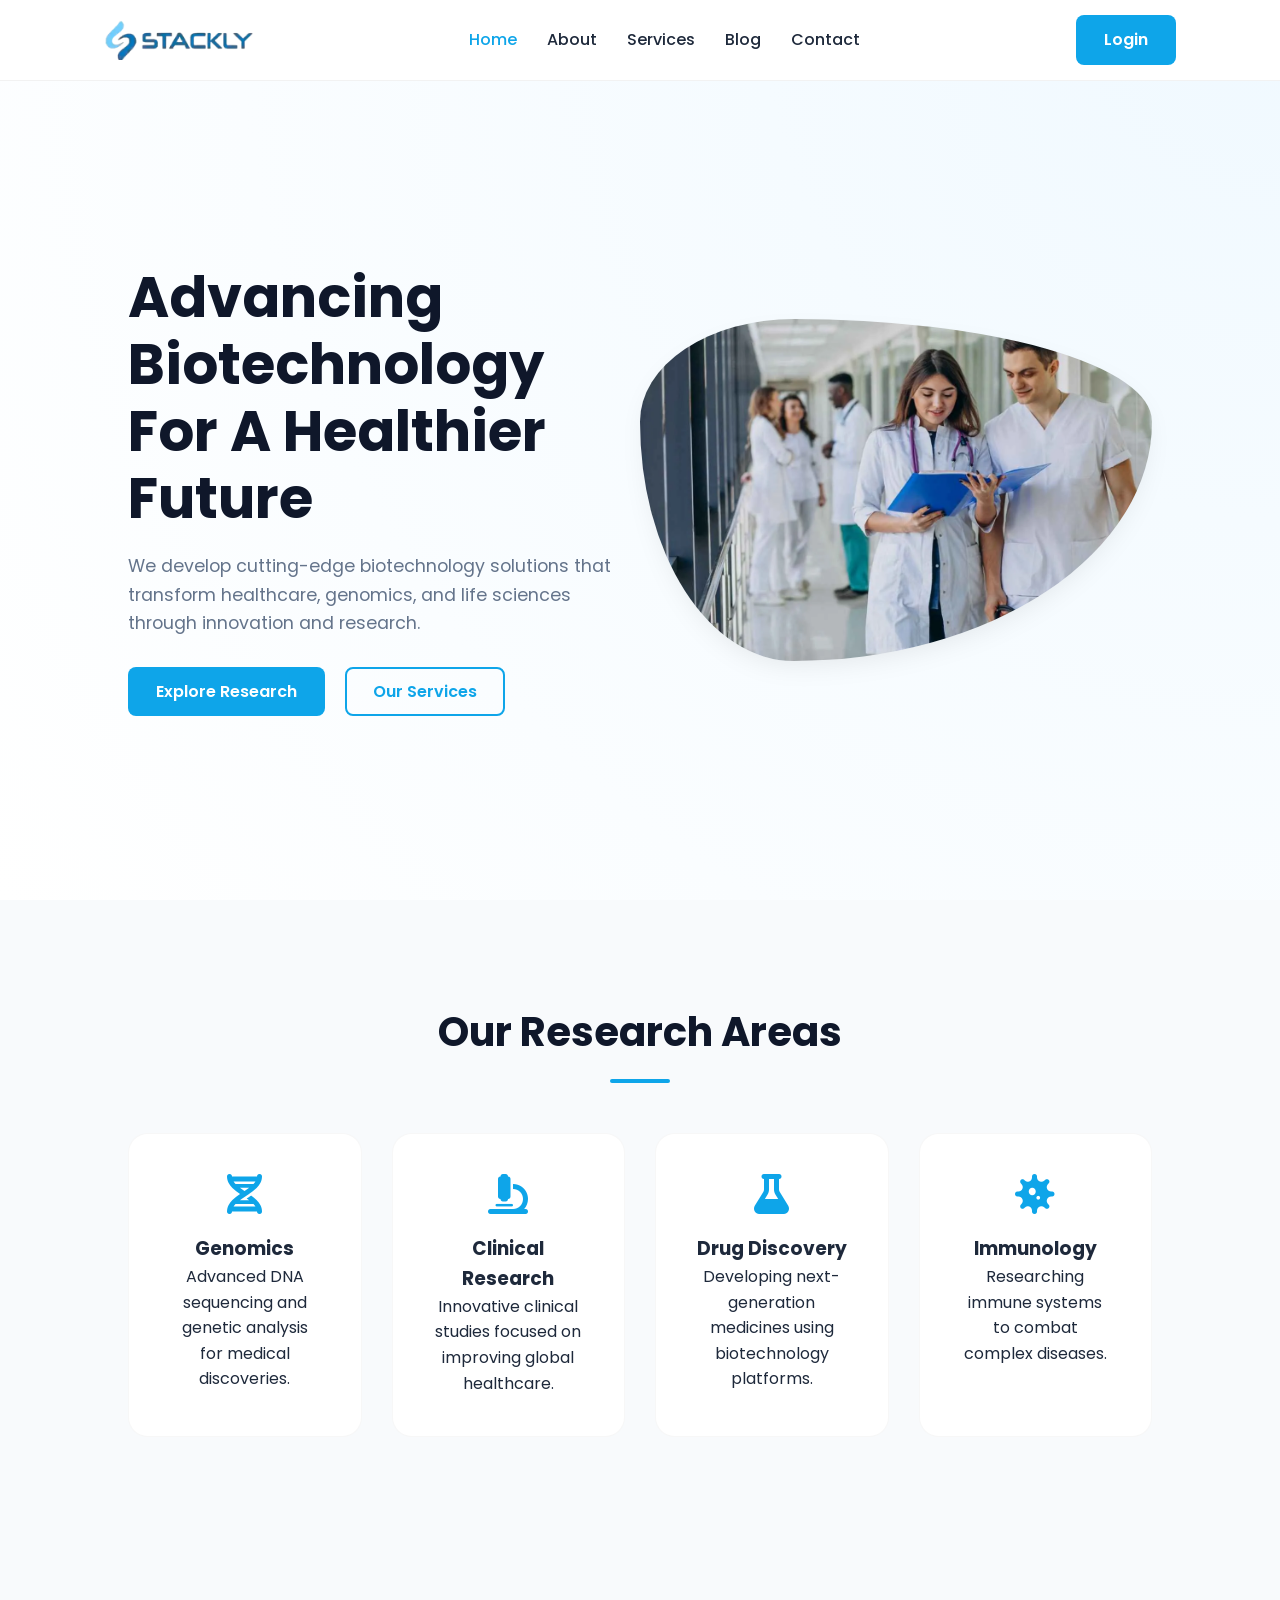
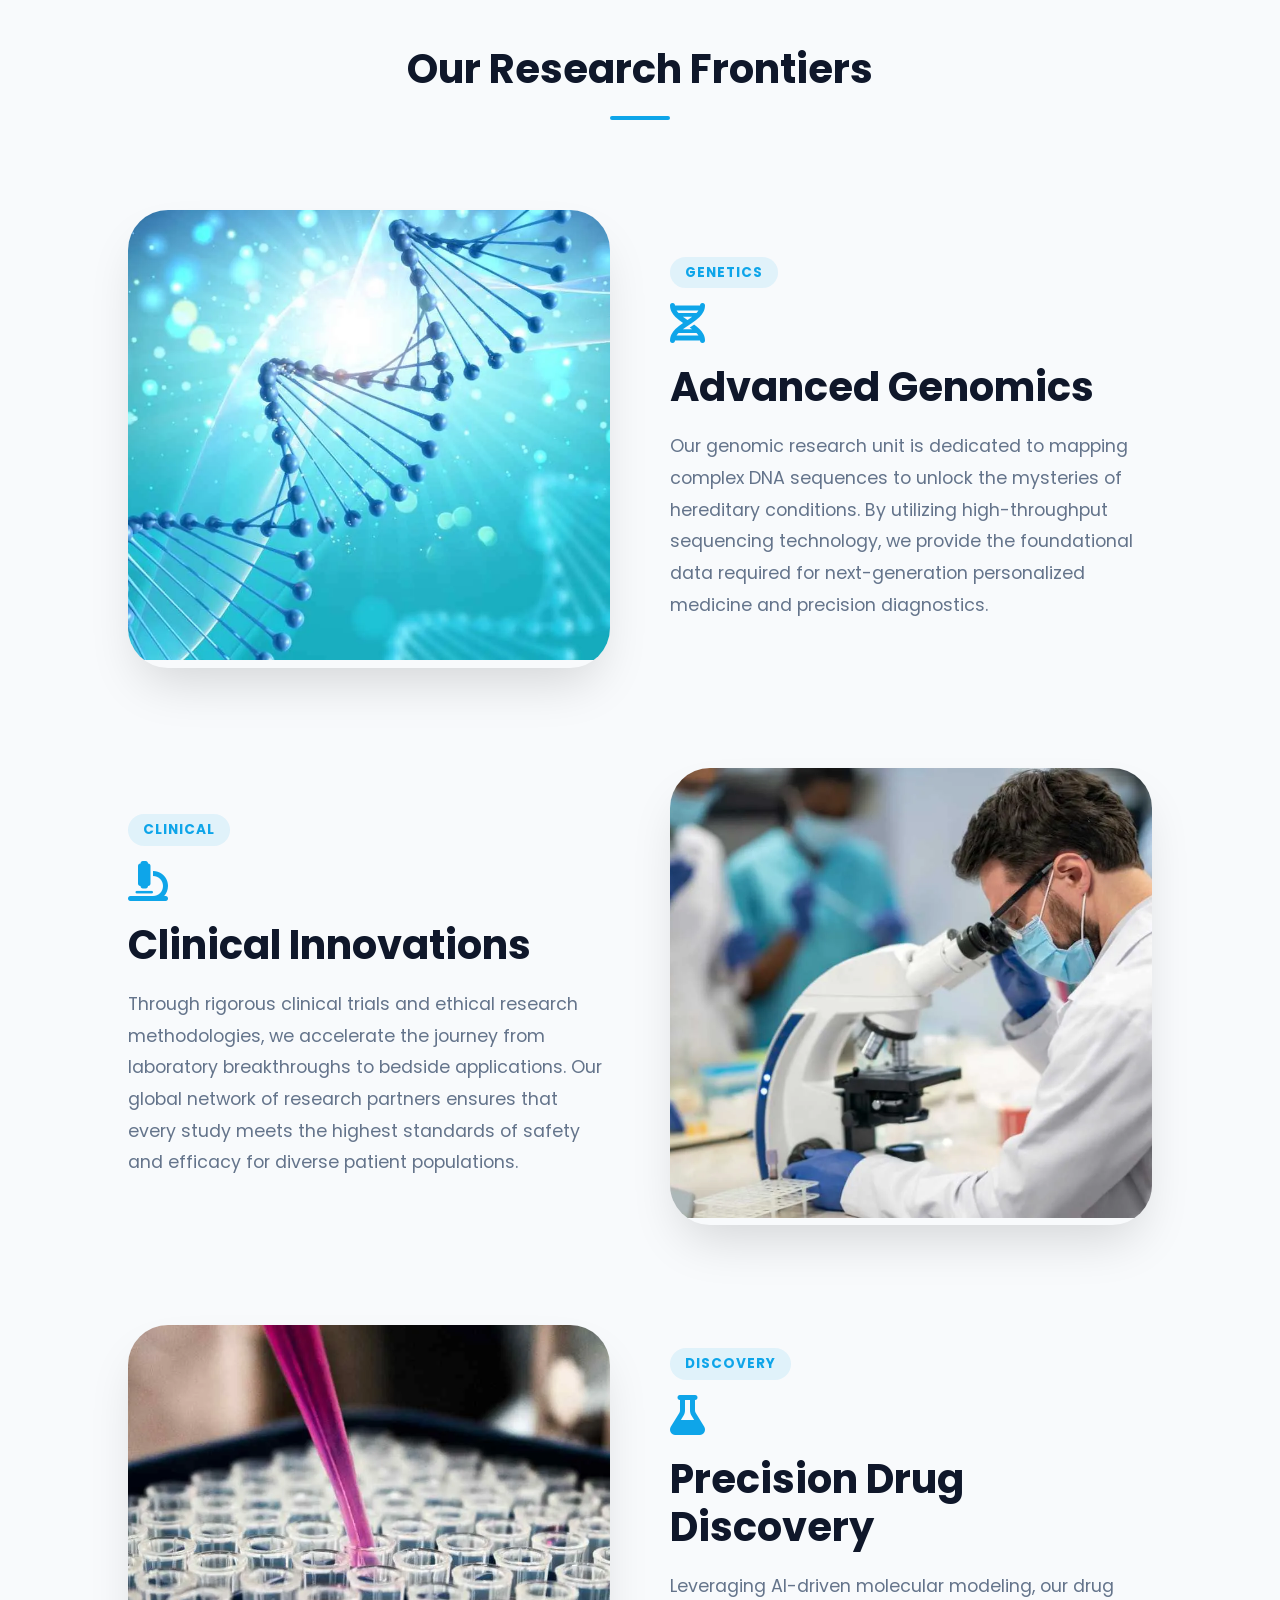
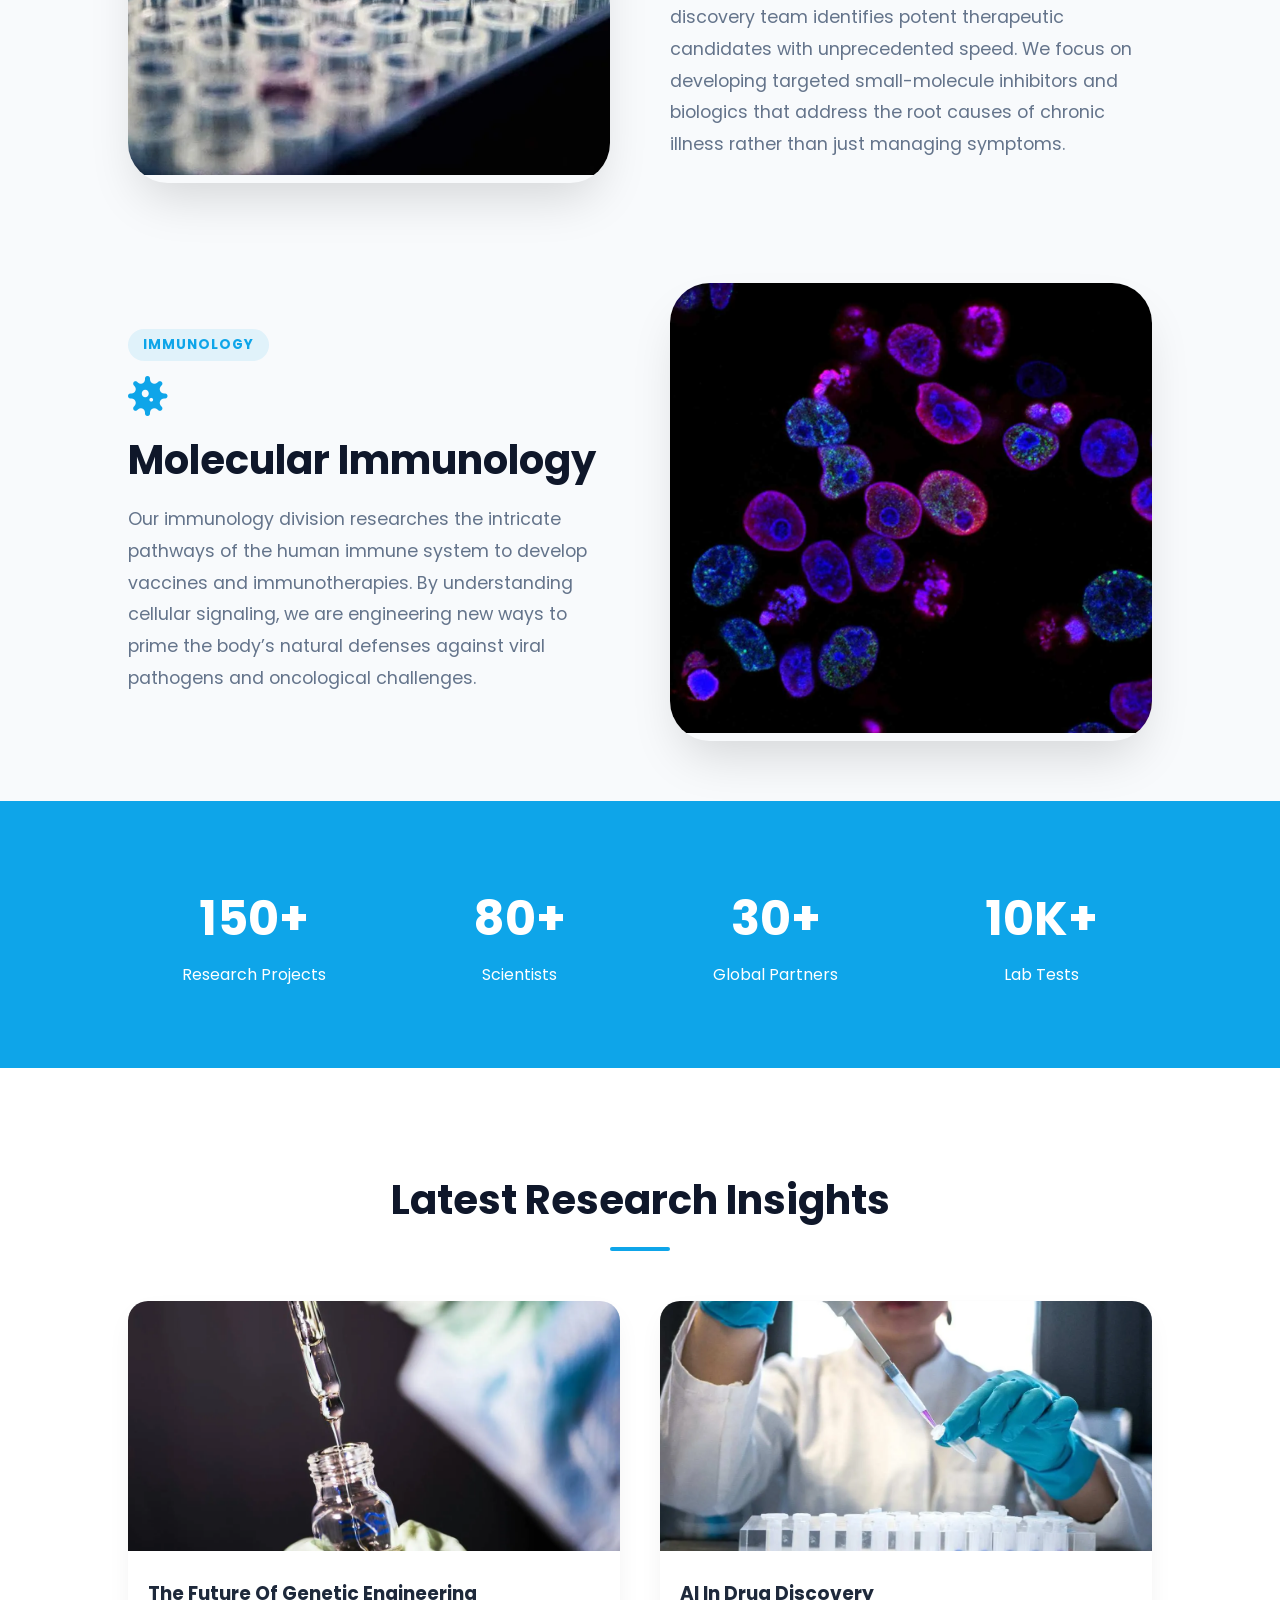
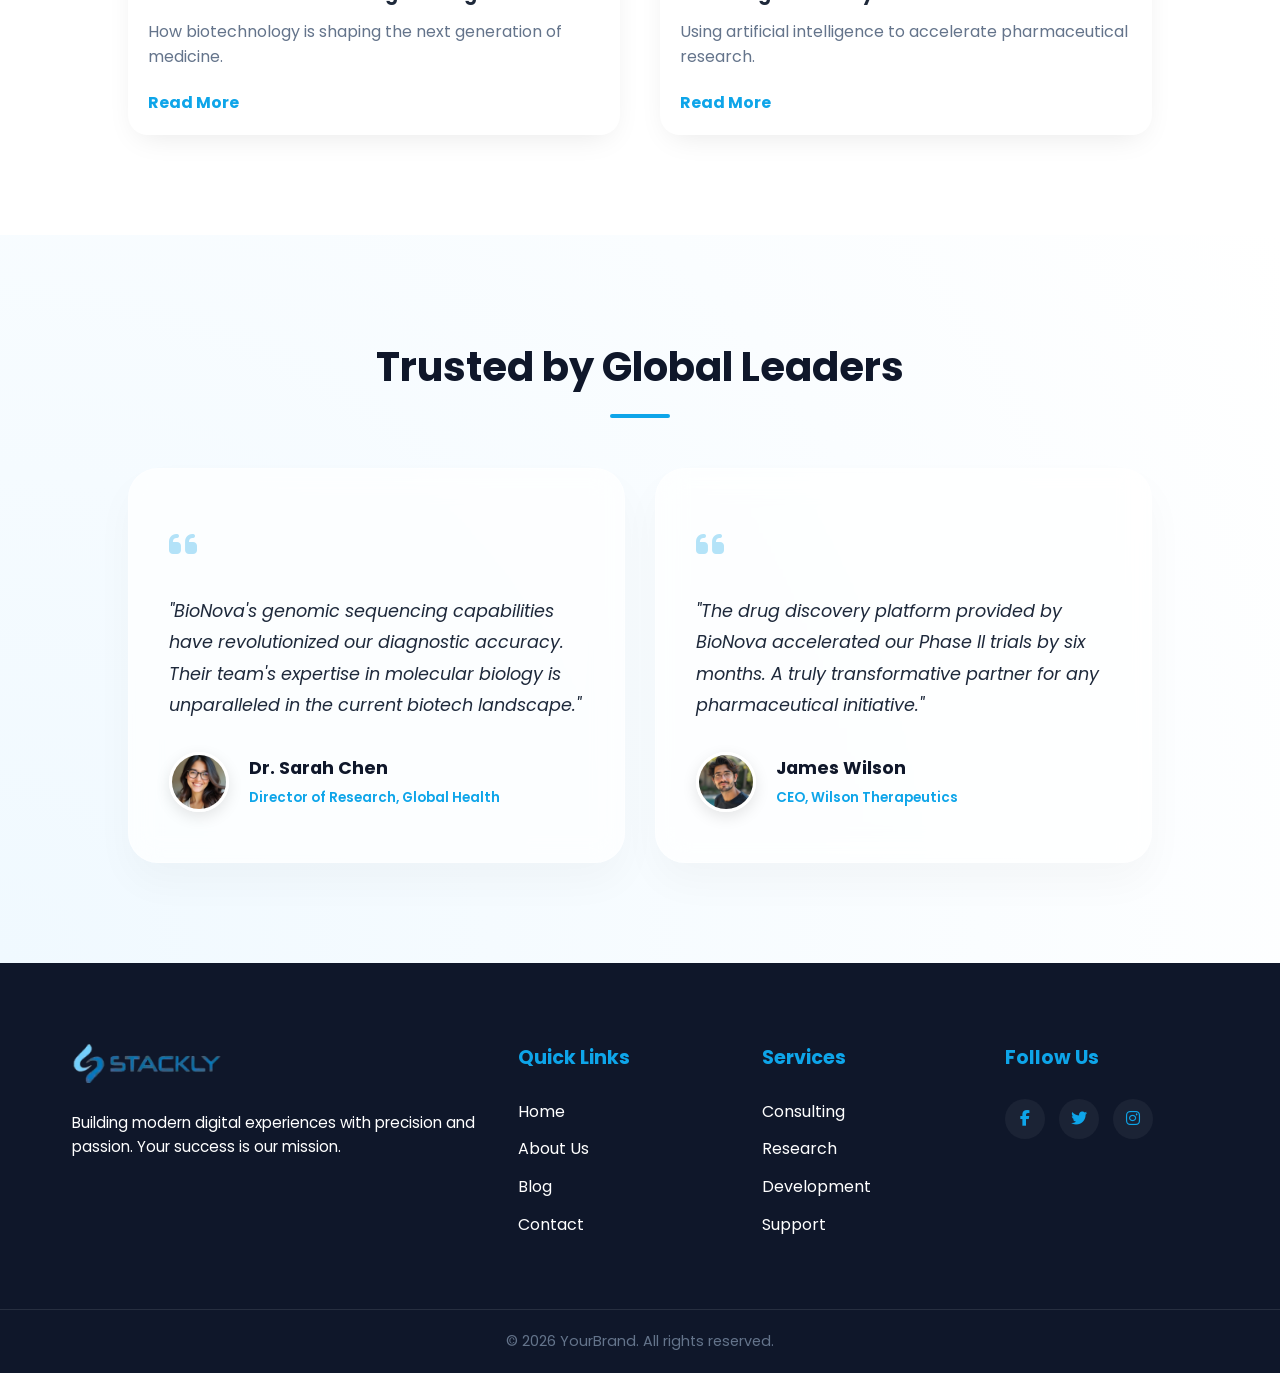
<file: index.html>
<!DOCTYPE html>
<html lang="en">
<head>
<meta charset="UTF-8">
<meta name="viewport" content="width=device-width, initial-scale=1.0">

<title>Stackly | Home</title>

<link rel="stylesheet" href="style.css">

<link rel="stylesheet"
href="https://cdnjs.cloudflare.com/ajax/libs/font-awesome/6.5.0/css/all.min.css">

<link href="https://fonts.googleapis.com/css2?family=Poppins:wght@300;400;500;600;700&display=swap" rel="stylesheet">

</head>

<body>

<!-- NAVBAR -->

<header class="navbar">

<div class="nav-container">

    <!-- LOGO -->
    <div class="logo">
        <a href="index.html">
            <img src="assets/logo.webp" alt="Logo">
        </a>
    </div>

    <!-- NAV -->
    <nav>
        <ul class="nav-menu" id="navMenu">
            <li><a href="index.html">Home</a></li>
            <li><a href="about.html">About</a></li>
            <li><a href="services.html">Services</a></li>
            <li><a href="blog.html">Blog</a></li>
            <li><a href="contact.html">Contact</a></li>

            <!-- MOBILE LOGIN -->
            <li class="mobile-login">
                <a href="login.html" class="btn-primary">Login</a>
            </li>
        </ul>
    </nav>

    <a href="login.html" class="btn-primary desktop-login">Login</a>

  
    <div class="nav-toggle" id="navToggle">
        <span></span>
        <span></span>
        <span></span>
    </div>

</div>

</header>

<!-- HERO SECTION -->

<section class="hero">

<div class="hero-content">

<h1>Advancing Biotechnology For A Healthier Future</h1>

<p>
We develop cutting-edge biotechnology solutions that transform healthcare,
genomics, and life sciences through innovation and research.
</p>

<div class="hero-buttons">

<a href="blog.html" class="btn-primary">Explore Research</a>

<a href="services.html" class="btn-outline">Our Services</a>

</div>

</div>

<div class="hero-image">

<img src="assets/lab2.webp" alt="biotech lab">

</div>

</section>

<!-- RESEARCH AREAS -->

<section class="research">

<h2 class="section-title">Our Research Areas</h2>

<div class="research-grid">

<div class="research-card">
<i class="fa-solid fa-dna"></i>
<h3>Genomics</h3>
<p>Advanced DNA sequencing and genetic analysis for medical discoveries.</p>
</div>

<div class="research-card">
<i class="fa-solid fa-microscope"></i>
<h3>Clinical Research</h3>
<p>Innovative clinical studies focused on improving global healthcare.</p>
</div>

<div class="research-card">
<i class="fa-solid fa-flask"></i>
<h3>Drug Discovery</h3>
<p>Developing next-generation medicines using biotechnology platforms.</p>
</div>

<div class="research-card">
<i class="fa-solid fa-virus"></i>
<h3>Immunology</h3>
<p>Researching immune systems to combat complex diseases.</p>
</div>

</div>

</section>

<!-- SERVICES -->


<section class="biotech-research">
    <h2 class="section-title">Our Research Frontiers</h2>
    <div class="biotech-container">

        <div class="biotech-card">
            <div class="biotech-img-wrapper">
                <img src="assets/dna.webp" alt="Genomics">
            </div>
            <div class="biotech-info">
                <span class="biotech-tag">Genetics</span>
                <i class="fa-solid fa-dna"></i>
                <h3>Advanced Genomics</h3>
                <p>
                    Our genomic research unit is dedicated to mapping complex DNA sequences to unlock the mysteries of hereditary conditions. By utilizing high-throughput sequencing technology, we provide the foundational data required for next-generation personalized medicine and precision diagnostics.
                </p>
            </div>
        </div>

        <div class="biotech-card">
            <div class="biotech-img-wrapper">
                <img src="assets/lab5.webp" alt="Clinical">
            </div>
            <div class="biotech-info">
                <span class="biotech-tag">Clinical</span>
                <i class="fa-solid fa-microscope"></i>
                <h3>Clinical Innovations</h3>
                <p>
                    Through rigorous clinical trials and ethical research methodologies, we accelerate the journey from laboratory breakthroughs to bedside applications. Our global network of research partners ensures that every study meets the highest standards of safety and efficacy for diverse patient populations.
                </p>
            </div>
        </div>

        <div class="biotech-card">
            <div class="biotech-img-wrapper">
                <img src="assets/test-tubes3.webp" alt="Drug Discovery">
            </div>
            <div class="biotech-info">
                <span class="biotech-tag">Discovery</span>
                <i class="fa-solid fa-flask"></i>
                <h3>Precision Drug Discovery</h3>
                <p>
                    Leveraging AI-driven molecular modeling, our drug discovery team identifies potent therapeutic candidates with unprecedented speed. We focus on developing targeted small-molecule inhibitors and biologics that address the root causes of chronic illness rather than just managing symptoms.
                </p>
            </div>
        </div>

        <div class="biotech-card">
            <div class="biotech-img-wrapper">
                <img src="assets/cell2.webp" alt="Immunology">
            </div>
            <div class="biotech-info">
                <span class="biotech-tag">Immunology</span>
                <i class="fa-solid fa-virus"></i>
                <h3>Molecular Immunology</h3>
                <p>
                    Our immunology division researches the intricate pathways of the human immune system to develop vaccines and immunotherapies. By understanding cellular signaling, we are engineering new ways to prime the body’s natural defenses against viral pathogens and oncological challenges.
                </p>
            </div>
        </div>

    </div>
</section>



<!-- STATS -->

<section class="stats">

<div class="stats-grid">

<div>
<h2>150+</h2>
<p>Research Projects</p>
</div>

<div>
<h2>80+</h2>
<p>Scientists</p>
</div>

<div>
<h2>30+</h2>
<p>Global Partners</p>
</div>

<div>
<h2>10K+</h2>
<p>Lab Tests</p>
</div>

</div>

</section>

<!-- BLOG -->

<section class="blog">

<h2 class="section-title">Latest Research Insights</h2>

<div class="blog-grid">

<div class="blog-card">

<img src="assets/test-tube.webp">

<h3>The Future Of Genetic Engineering</h3>

<p>How biotechnology is shaping the next generation of medicine.</p>

<a href="404.html">Read More</a>

</div>

<div class="blog-card">

<img src="assets/test-tubes2.webp">

<h3>AI In Drug Discovery</h3>

<p>Using artificial intelligence to accelerate pharmaceutical research.</p>

<a href="404.html">Read More</a>

</div>

</div>

</section>

<section class="biotech-testimonials">
    <div class="container">
        <h2 class="section-title">Trusted by Global Leaders</h2>

        <div class="biotech-testimonial-grid">
            <div class="biotech-testimonial-card biotech-reveal">
                <div class="quote-icon"><i class="fa-solid fa-quote-left"></i></div>
                <p class="testimonial-text">
                    "BioNova's genomic sequencing capabilities have revolutionized our diagnostic accuracy. Their team's expertise in molecular biology is unparalleled in the current biotech landscape."
                </p>
                <div class="testimonial-author">
                    <img src="assets/uifaces-popular-avatar (3).webp" alt="Dr. Sarah Chen">
                    <div class="author-info">
                        <h4>Dr. Sarah Chen</h4>
                        <span>Director of Research, Global Health</span>
                    </div>
                </div>
            </div>

            <div class="biotech-testimonial-card biotech-reveal">
                <div class="quote-icon"><i class="fa-solid fa-quote-left"></i></div>
                <p class="testimonial-text">
                    "The drug discovery platform provided by BioNova accelerated our Phase II trials by six months. A truly transformative partner for any pharmaceutical initiative."
                </p>
                <div class="testimonial-author">
                    <img src="assets/uifaces-popular-avatar (4).webp" alt="James Wilson">
                    <div class="author-info">
                        <h4>James Wilson</h4>
                        <span>CEO, Wilson Therapeutics</span>
                    </div>
                </div>
            </div>
        </div>
    </div>
</section>
<!-- CALL TO ACTION -->



<!-- FOOTER -->

<footer class="footer">
    <div class="footer-container">
        <div class="footer-col">
            <img src="assets/logo.webp" alt="Logo" class="footer-logo">
            <p class="footer-desc">
                Building modern digital experiences with precision and passion. Your success is our mission.
            </p>
        </div>

        <div class="footer-col">
            <h4>Quick Links</h4>
            <ul>
                <li><a href="index.html">Home</a></li>
                <li><a href="about.html">About Us</a></li>
                <li><a href="blog.html">Blog</a></li>
                <li><a href="contact.html">Contact</a></li>
            </ul>
        </div>

        <div class="footer-col">
            <h4>Services</h4>
            <ul>
                <li><a href="404.html">Consulting</a></li>
                <li><a href="404.html">Research</a></li>
                <li><a href="404.html">Development</a></li>
                <li><a href="404.html">Support</a></li>
            </ul>
        </div>

        <div class="footer-col">
            <h4>Follow Us</h4>
            <div class="social-links">
                <a href="404.html"><i class="fab fa-facebook-f"></i></a>
                <a href="404.html"><i class="fab fa-twitter"></i></a>
                <a href="404.html"><i class="fab fa-instagram"></i></a>
            
            </div>
            
        </div>
    </div>
    <div class="footer-bottom">
        <p>&copy; 2026 YourBrand. All rights reserved.</p>
    </div>
</footer>

<script src="script.js"></script>
</body>

</html>
</file>
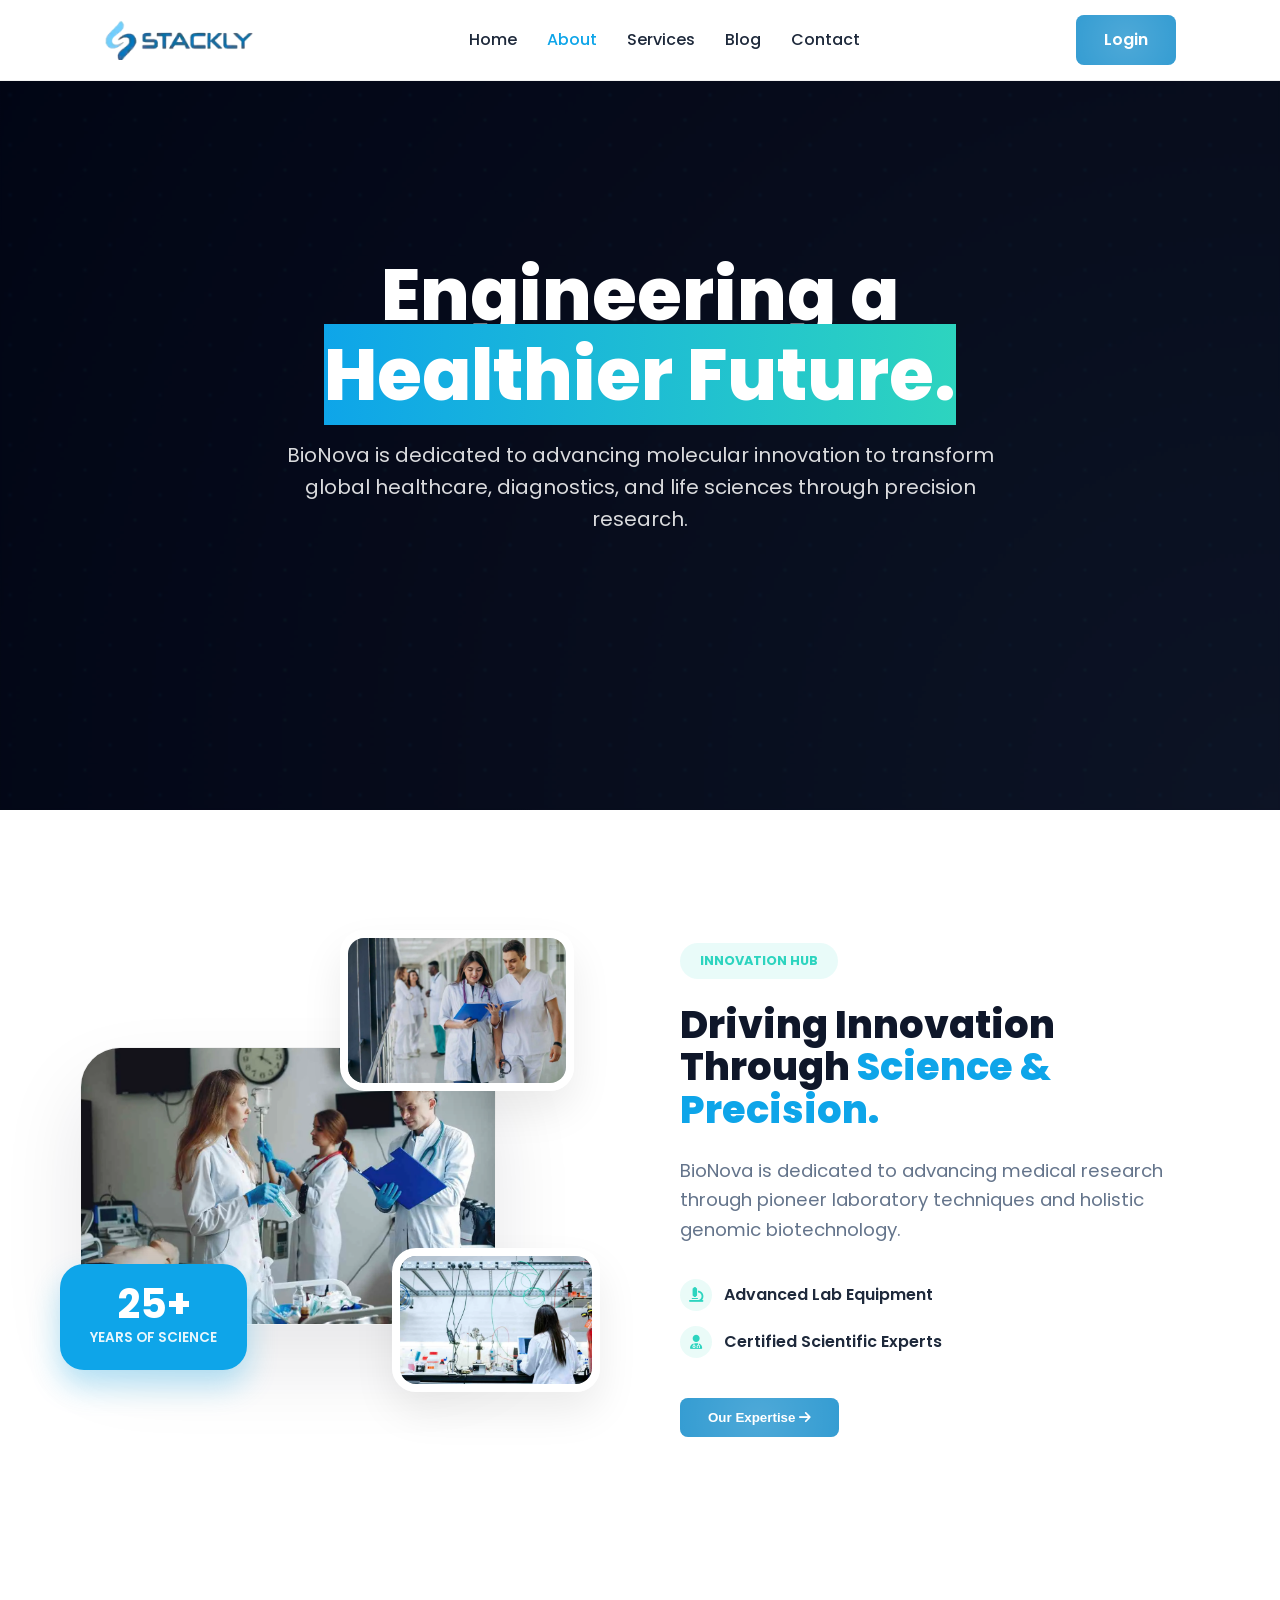
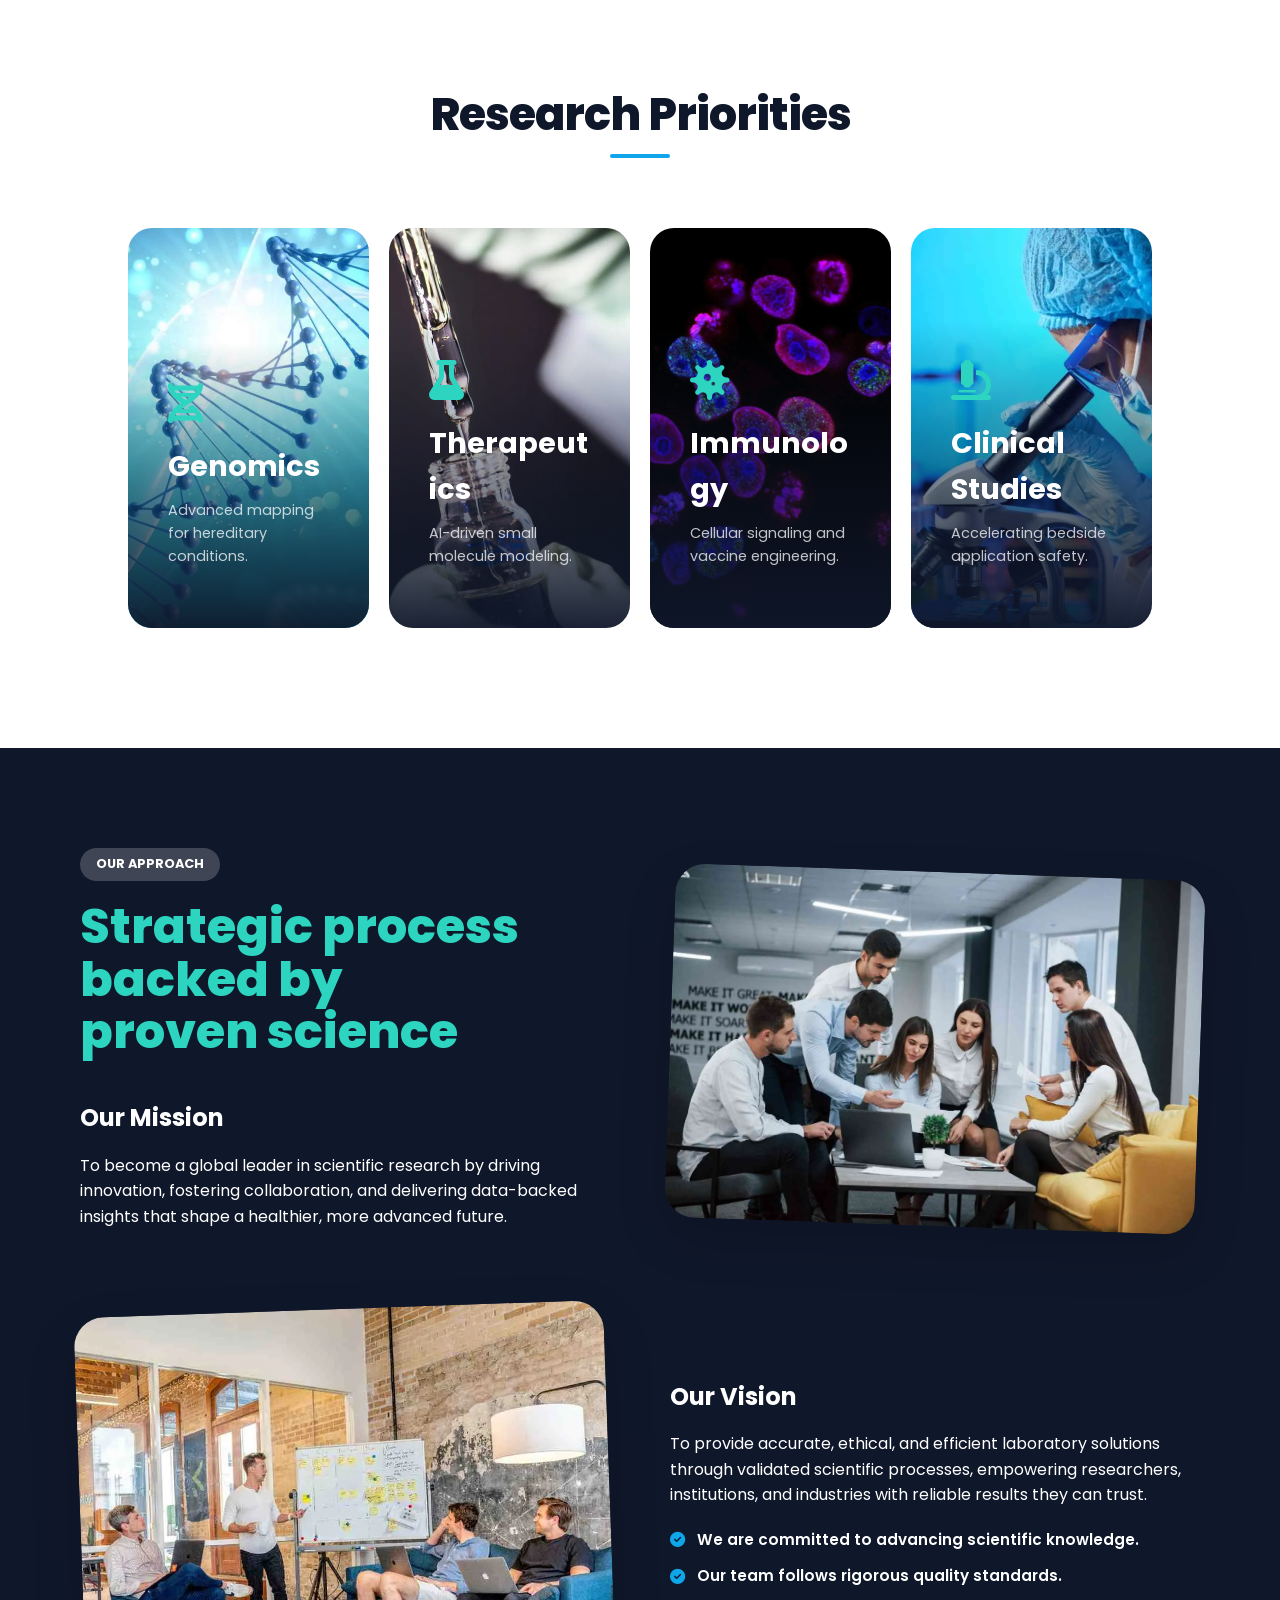
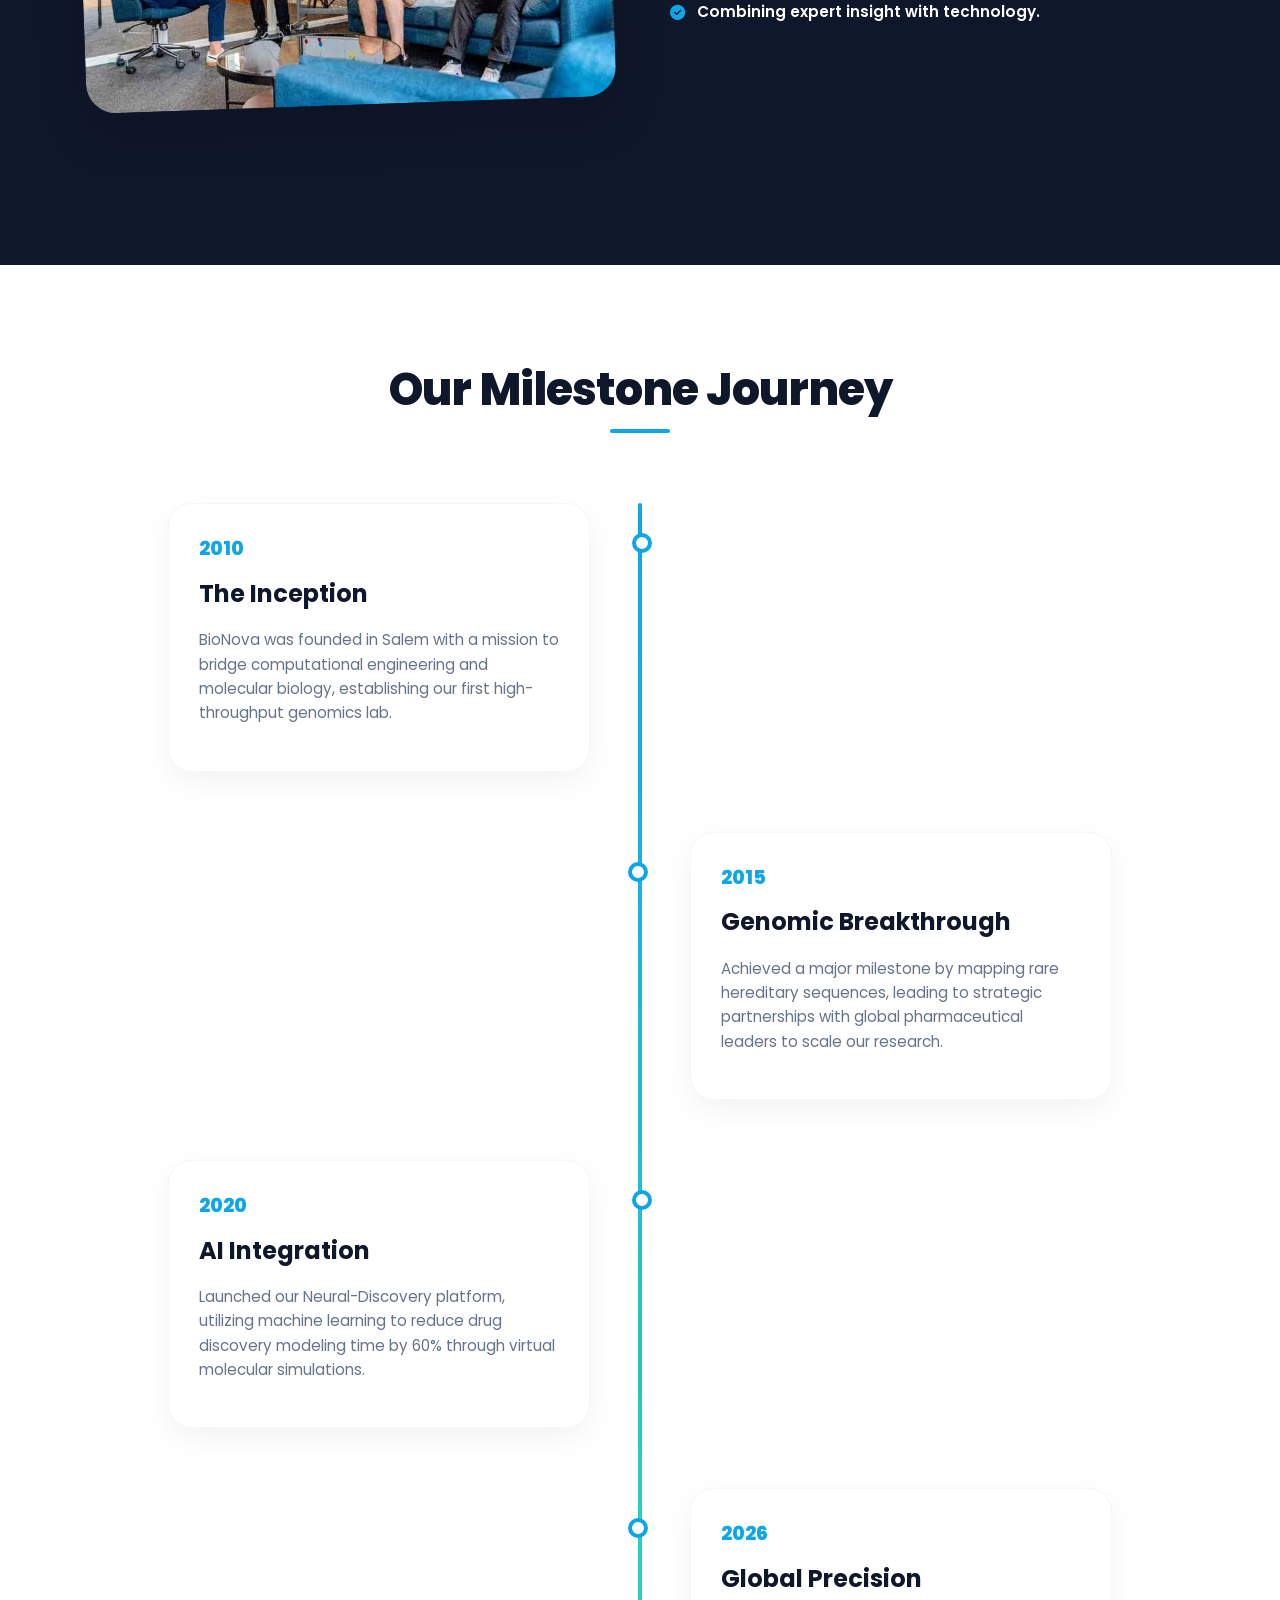
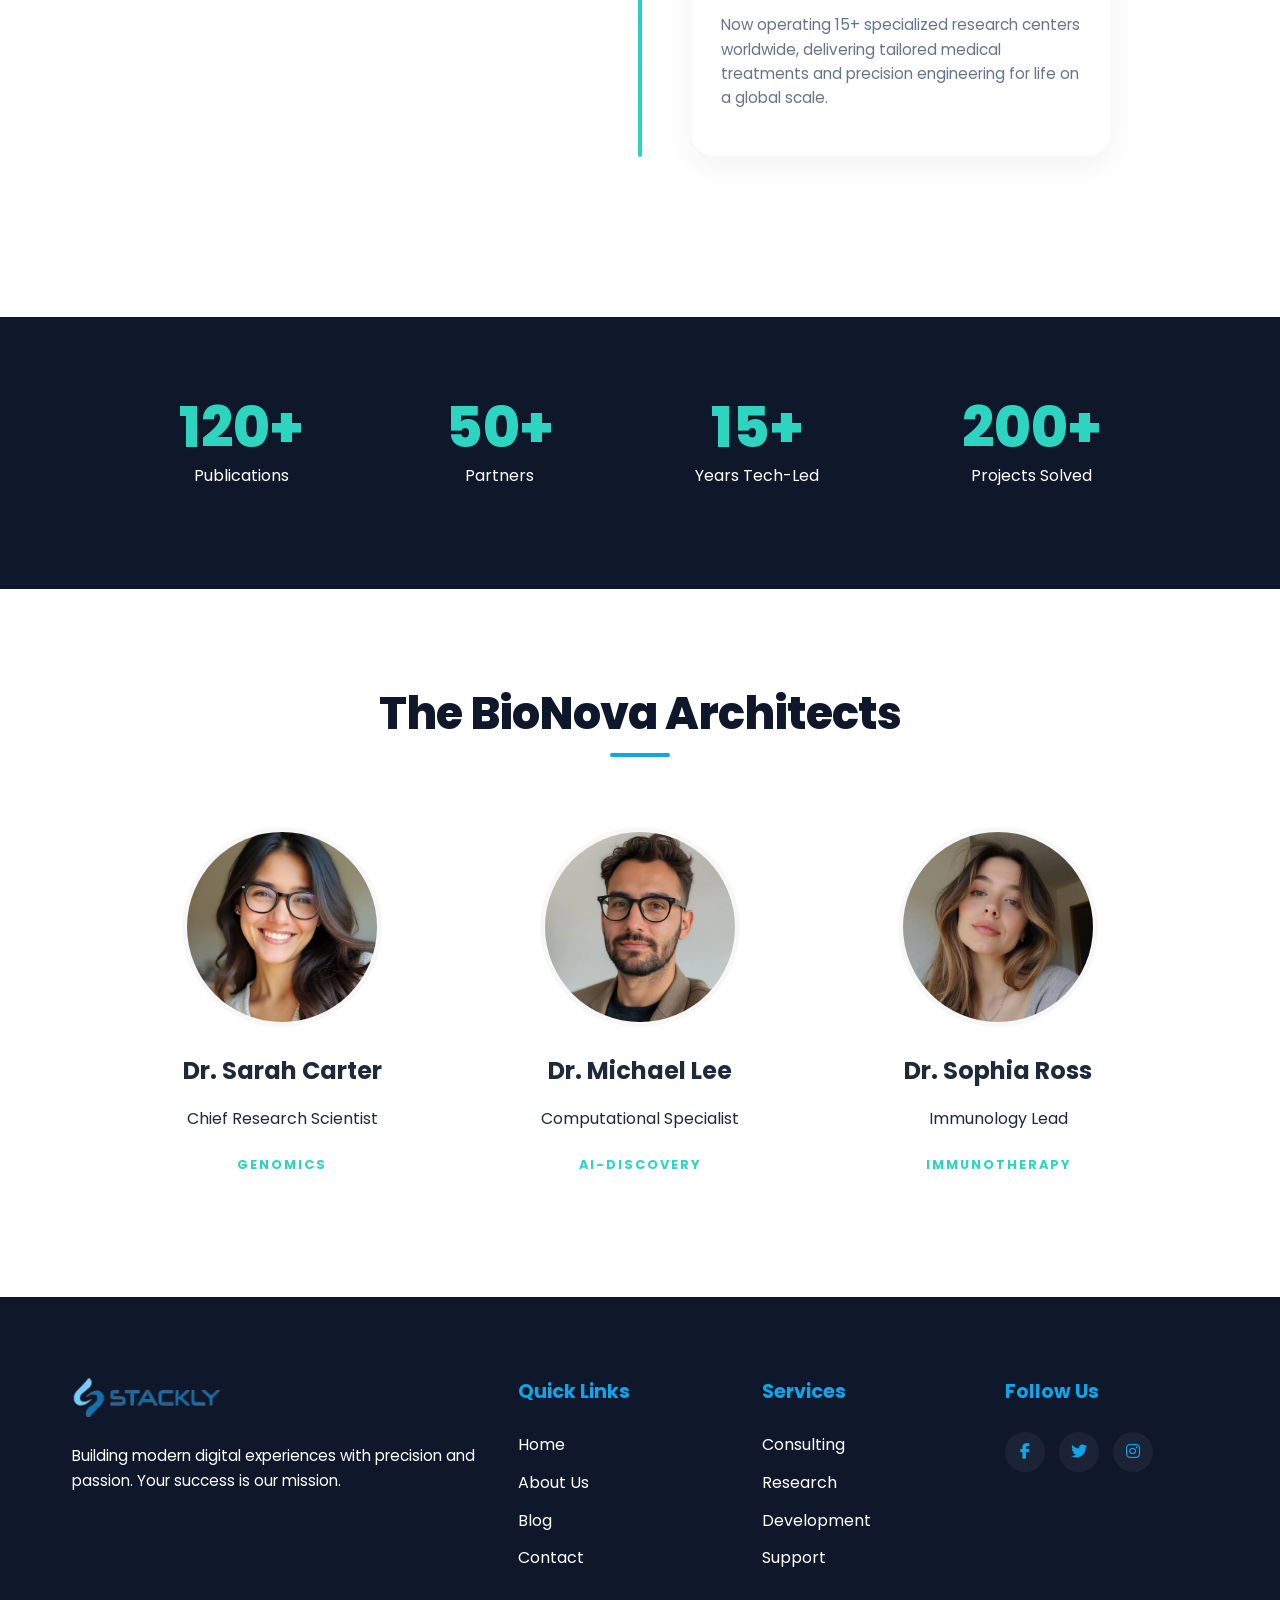
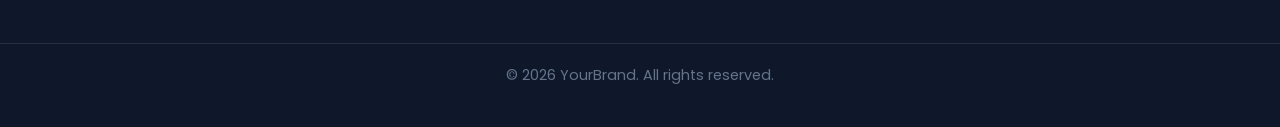
<file: about.html>
<!DOCTYPE html>
<html lang="en">
<head>
    <meta charset="UTF-8">
    <meta name="viewport" content="width=device-width, initial-scale=1.0">
    <title>Stackly | About Us</title>
    <link rel="stylesheet" href="about.css">
    <link rel="stylesheet" href="https://cdnjs.cloudflare.com/ajax/libs/font-awesome/6.5.0/css/all.min.css">
    <link href="https://fonts.googleapis.com/css2?family=Poppins:wght@300;400;500;600;700&display=swap" rel="stylesheet">
</head>
<body>

<header class="navbar">

<div class="nav-container">

    <!-- LOGO -->
    <div class="logo">
        <a href="index.html">
            <img src="assets/logo.webp" alt="Logo">
        </a>
    </div>

    <!-- NAV -->
    <nav>
        <ul class="nav-menu" id="navMenu">
            <li><a href="index.html">Home</a></li>
            <li><a href="about.html">About</a></li>
            <li><a href="services.html">Services</a></li>
            <li><a href="blog.html">Blog</a></li>
            <li><a href="contact.html">Contact</a></li>

            <!-- MOBILE LOGIN -->
            <li class="mobile-login">
                <a href="login.html" class="btn-primary">Login</a>
            </li>
        </ul>
    </nav>

    <a href="login.html" class="btn-primary desktop-login">Login</a>

  
    <div class="nav-toggle" id="navToggle">
        <span></span>
        <span></span>
        <span></span>
    </div>

</div>

</header>

    <section class="about-hero">
        <div class="glass-overlay">
            <div class="about-hero-content biotech-reveal">
                <h1>Engineering a <span class="gradient-text">Healthier Future.</span></h1>
                <p>
                    BioNova is dedicated to advancing molecular innovation to transform global healthcare, diagnostics, and life sciences through precision research.
                </p>
            </div>
        </div>
    </section>

    <section class="section hero-area reveal">
        <div class="container grid-2">
            <div class="image-stack">
                <div class="img-main"><img src="assets/lab1.webp" alt="Main Lab"></div>
                <div class="img-float-top"><img src="assets/lab2.webp" alt="Detail"></div>
                <div class="img-float-bottom"><img src="assets/lab3.webp" alt="Research"></div>
                <div class="exp-pill">
                    <strong>25+</strong>
                    <span>Years of Science</span>
                </div>
            </div>
            <div class="content-text">
                <span class="sub-tag">Innovation Hub</span>
                <h1>Driving Innovation Through <span class="accent-blue">Science & Precision.</span></h1>
                <p>BioNova is dedicated to advancing medical research through pioneer laboratory techniques and holistic genomic biotechnology.</p>
                <div class="check-list">
                    <div class="check-item"><i class="fa-solid fa-microscope"></i> Advanced Lab Equipment</div>
                    <div class="check-item"><i class="fa-solid fa-user-doctor"></i> Certified Scientific Experts</div>
                </div>
                <button class="btn-primary" onclick="window.location.href='404.html'">Our Expertise <i class="fa-solid fa-arrow-right"></i></button>
            </div>
        </div>
    </section>

    <!-- <section class="company-story">
        <div class="story-container biotech-reveal">
            <div class="story-text">
                <h2>Our Journey of Discovery</h2>
                <p>
                    Founded in 2010 with a vision to revolutionize localized healthcare, BioNova focuses on synthesizing biotechnology solutions that combine rigorous scientific methodology with modern computational technology. Our expert team specializes in complex genetic sequencing, targeted drug discovery platforms, and laboratory innovations that improve patient outcomes worldwide.
                </p>
                <p>
                    Through strategic collaborations with premier research institutions and global healthcare organizations, we aim to engineer breakthrough solutions for the most complex medical challenges of our generation.
                </p>
            </div>
            <div class="story-image">
                <img src="https://images.unsplash.com/photo-1581091226825-a6a2a5aee158?auto=format&fit=crop&w=800&q=80" alt="Biotech Researcher">
            </div>
        </div>
    </section>

    <section class="mission-vision">
        <h2 class="section-title">Our Core Blueprint</h2>
        <div class="mv-grid">
            <div class="mv-card biotech-reveal">
                <i class="fa-solid fa-bullseye"></i>
                <h3>Our Mission</h3>
                <p>
                    To catalyze the development of next-generation diagnostics and therapeutic treatments by harnessing advanced biotechnology research to solve global health inequities.
                </p>
            </div>
            <div class="mv-card biotech-reveal">
                <i class="fa-solid fa-eye"></i>
                <h3>Our Vision</h3>
                <p>
                    To be the leading global engine for scientific breakthrough, transforming modern medicine into a proactive and personalized experience.
                </p>
            </div>
            <div class="mv-card biotech-reveal">
                <i class="fa-solid fa-lightbulb"></i>
                <h3>Our Values</h3>
                <p>
                    Integrity in methodology, relentless innovation, transparent collaboration, and a profound commitment to human wellness define our blueprint.
                </p>
            </div>
        </div>
    </section> -->

    <section class="research-areas">
        <h2 class="section-title">Research Priorities</h2>
        <div class="research-grid">
            <div class="research-card biotech-reveal">
                <img src="assets/dna.webp" alt="DNA Strand">
                <div class="card-overlay">
                    <i class="fa-solid fa-dna"></i>
                    <h3>Genomics</h3>
                    <p>Advanced mapping for hereditary conditions.</p>
                </div>
            </div>
            <div class="research-card biotech-reveal">
                <img src="assets/test-tube.webp" alt="Drug Lab">
                <div class="card-overlay">
                    <i class="fa-solid fa-flask"></i>
                    <h3>Therapeutics</h3>
                    <p>AI-driven small molecule modeling.</p>
                </div>
            </div>
            <div class="research-card biotech-reveal">
                <img src="assets/cell2.webp" alt="Immunology">
                <div class="card-overlay">
                    <i class="fa-solid fa-virus"></i>
                    <h3>Immunology</h3>
                    <p>Cellular signaling and vaccine engineering.</p>
                </div>
            </div>
            <div class="research-card biotech-reveal">
                <img src="assets/lab8.webp" alt="Microscope">
                <div class="card-overlay">
                    <i class="fa-solid fa-microscope"></i>
                    <h3>Clinical Studies</h3>
                    <p>Accelerating bedside application safety.</p>
                </div>
            </div>
        </div>
    </section>

   <section class="strategic-section">
        <div class="container">
            <div class="strategy-row reveal">
                <div class="strategy-text">
                    <span class="pill-tag">Our Approach</span>
                    <h2>Strategic process backed by <br>proven science</h2>
                    
                    <div class="mission-box">
                        <h3>Our Mission</h3>
                        <p>To become a global leader in scientific research by driving innovation, fostering collaboration, and delivering data-backed insights that shape a healthier, more advanced future.</p>
                    </div>
                </div>
                
                <div class="strategy-image card-top">
                    <img src="assets/group-meeting.webp" alt="Team Collaboration">
                </div>
            </div>

            <div class="strategy-row reverse reveal">
                <div class="strategy-image card-bottom">
                    <img src="assets/team-meeting.webp" alt="Scientific Vision">
                </div>

                <div class="strategy-text">
                    <div class="vision-box">
                        <h3>Our Vision</h3>
                        <p>To provide accurate, ethical, and efficient laboratory solutions through validated scientific processes, empowering researchers, institutions, and industries with reliable results they can trust.</p>
                        
                        <ul class="vision-checklist">
                            <li><i class="fa-solid fa-circle-check"></i> We are committed to advancing scientific knowledge.</li>
                            <li><i class="fa-solid fa-circle-check"></i> Our team follows rigorous quality standards.</li>
                            <li><i class="fa-solid fa-circle-check"></i> Combining expert insight with technology.</li>
                        </ul>
                    </div>
                </div>
            </div>
        </div>
    </section>

    <section class="biotech-history">
    <div class="container">
        <h2 class="section-title">Our Milestone Journey</h2>
        
        <div class="biotech-timeline">
            <div class="timeline-stem"></div>

            <div class="timeline-item biotech-reveal left">
                <div class="timeline-content">
                    <div class="timeline-date">2010</div>
                    <h3>The Inception</h3>
                    <p>
                        BioNova was founded in Salem with a mission to bridge computational engineering and molecular biology, establishing our first high-throughput genomics lab.
                    </p>
                </div>
                <div class="timeline-dot"></div>
            </div>

            <div class="timeline-item biotech-reveal right">
                <div class="timeline-content">
                    <div class="timeline-date">2015</div>
                    <h3>Genomic Breakthrough</h3>
                    <p>
                        Achieved a major milestone by mapping rare hereditary sequences, leading to strategic partnerships with global pharmaceutical leaders to scale our research.
                    </p>
                </div>
                <div class="timeline-dot"></div>
            </div>

            <div class="timeline-item biotech-reveal left">
                <div class="timeline-content">
                    <div class="timeline-date">2020</div>
                    <h3>AI Integration</h3>
                    <p>
                        Launched our Neural-Discovery platform, utilizing machine learning to reduce drug discovery modeling time by 60% through virtual molecular simulations.
                    </p>
                </div>
                <div class="timeline-dot"></div>
            </div>

            <div class="timeline-item biotech-reveal right">
                <div class="timeline-content">
                    <div class="timeline-date">2026</div>
                    <h3>Global Precision</h3>
                    <p>
                        Now operating 15+ specialized research centers worldwide, delivering tailored medical treatments and precision engineering for life on a global scale.
                    </p>
                </div>
                <div class="timeline-dot"></div>
            </div>
        </div>
    </div>
</section>

  <section class="achievements">
        <div class="achievement-grid biotech-reveal">
            <div>
                <h2>120+</h2>
                <p>Publications</p>
            </div>
            <div>
                <h2>50+</h2>
                <p>Partners</p>
            </div>
            <div>
                <h2>15+</h2>
                <p>Years Tech-Led</p>
            </div>
            <div>
                <h2>200+</h2>
                <p>Projects Solved</p>
            </div>
        </div>
    </section>

    <section class="team">
        <h2 class="section-title">The BioNova Architects</h2>
        <div class="team-grid">
            <div class="team-card biotech-reveal">
                <div class="profile-img">
                    <img src="assets/uifaces-popular-avatar (3).webp" alt="Dr. Sarah Carter">
                </div>
                <h3>Dr. Sarah Carter</h3>
                <p>Chief Research Scientist</p>
                <span class="bio-tag">Genomics</span>
            </div>
            <div class="team-card biotech-reveal">
                <div class="profile-img">
                    <img src="assets/uifaces-popular-avatar (6).webp" alt="Dr. Michael Lee">
                </div>
                <h3>Dr. Michael Lee</h3>
                <p>Computational Specialist</p>
                <span class="bio-tag">AI-Discovery</span>
            </div>
            <div class="team-card biotech-reveal">
                <div class="profile-img">
                    <img src="assets/uifaces-popular-avatar (5).webp" alt="Dr. Sophia Ross">
                </div>
                <h3>Dr. Sophia Ross</h3>
                <p>Immunology Lead</p>
                <span class="bio-tag">Immunotherapy</span>
            </div>
        </div>
    </section>


    <footer class="footer">
    <div class="footer-container">
        <div class="footer-col">
            <img src="assets/logo.webp" alt="Logo" class="footer-logo">
            <p class="footer-desc">
                Building modern digital experiences with precision and passion. Your success is our mission.
            </p>
        </div>

        <div class="footer-col">
            <h4>Quick Links</h4>
            <ul>
                <li><a href="index.html">Home</a></li>
                <li><a href="about.html">About Us</a></li>
                <li><a href="blog.html">Blog</a></li>
                <li><a href="contact.html">Contact</a></li>
            </ul>
        </div>

        <div class="footer-col">
            <h4>Services</h4>
            <ul>
                <li><a href="404.html">Consulting</a></li>
                <li><a href="404.html">Research</a></li>
                <li><a href="404.html">Development</a></li>
                <li><a href="404.html">Support</a></li>
            </ul>
        </div>

        <div class="footer-col">
            <h4>Follow Us</h4>
            <div class="social-links">
                <a href="404.html"><i class="fab fa-facebook-f"></i></a>
                <a href="404.html"><i class="fab fa-twitter"></i></a>
                <a href="404.html"><i class="fab fa-instagram"></i></a>
            
            </div>
            
        </div>
    </div>
    <div class="footer-bottom">
        <p>&copy; 2026 YourBrand. All rights reserved.</p>
    </div>
</footer>
    <script src="script.js"></script>
    <script>

    const observer = new IntersectionObserver((entries) => {
        entries.forEach(entry => {
            if (entry.isIntersecting) {
                entry.target.classList.add('active'); 
            }
        });
    }, { threshold: 0.1 });

    
    document.querySelectorAll('.reveal, .biotech-reveal').forEach(el => observer.observe(el));
</script>
</body>
</html>
</file>
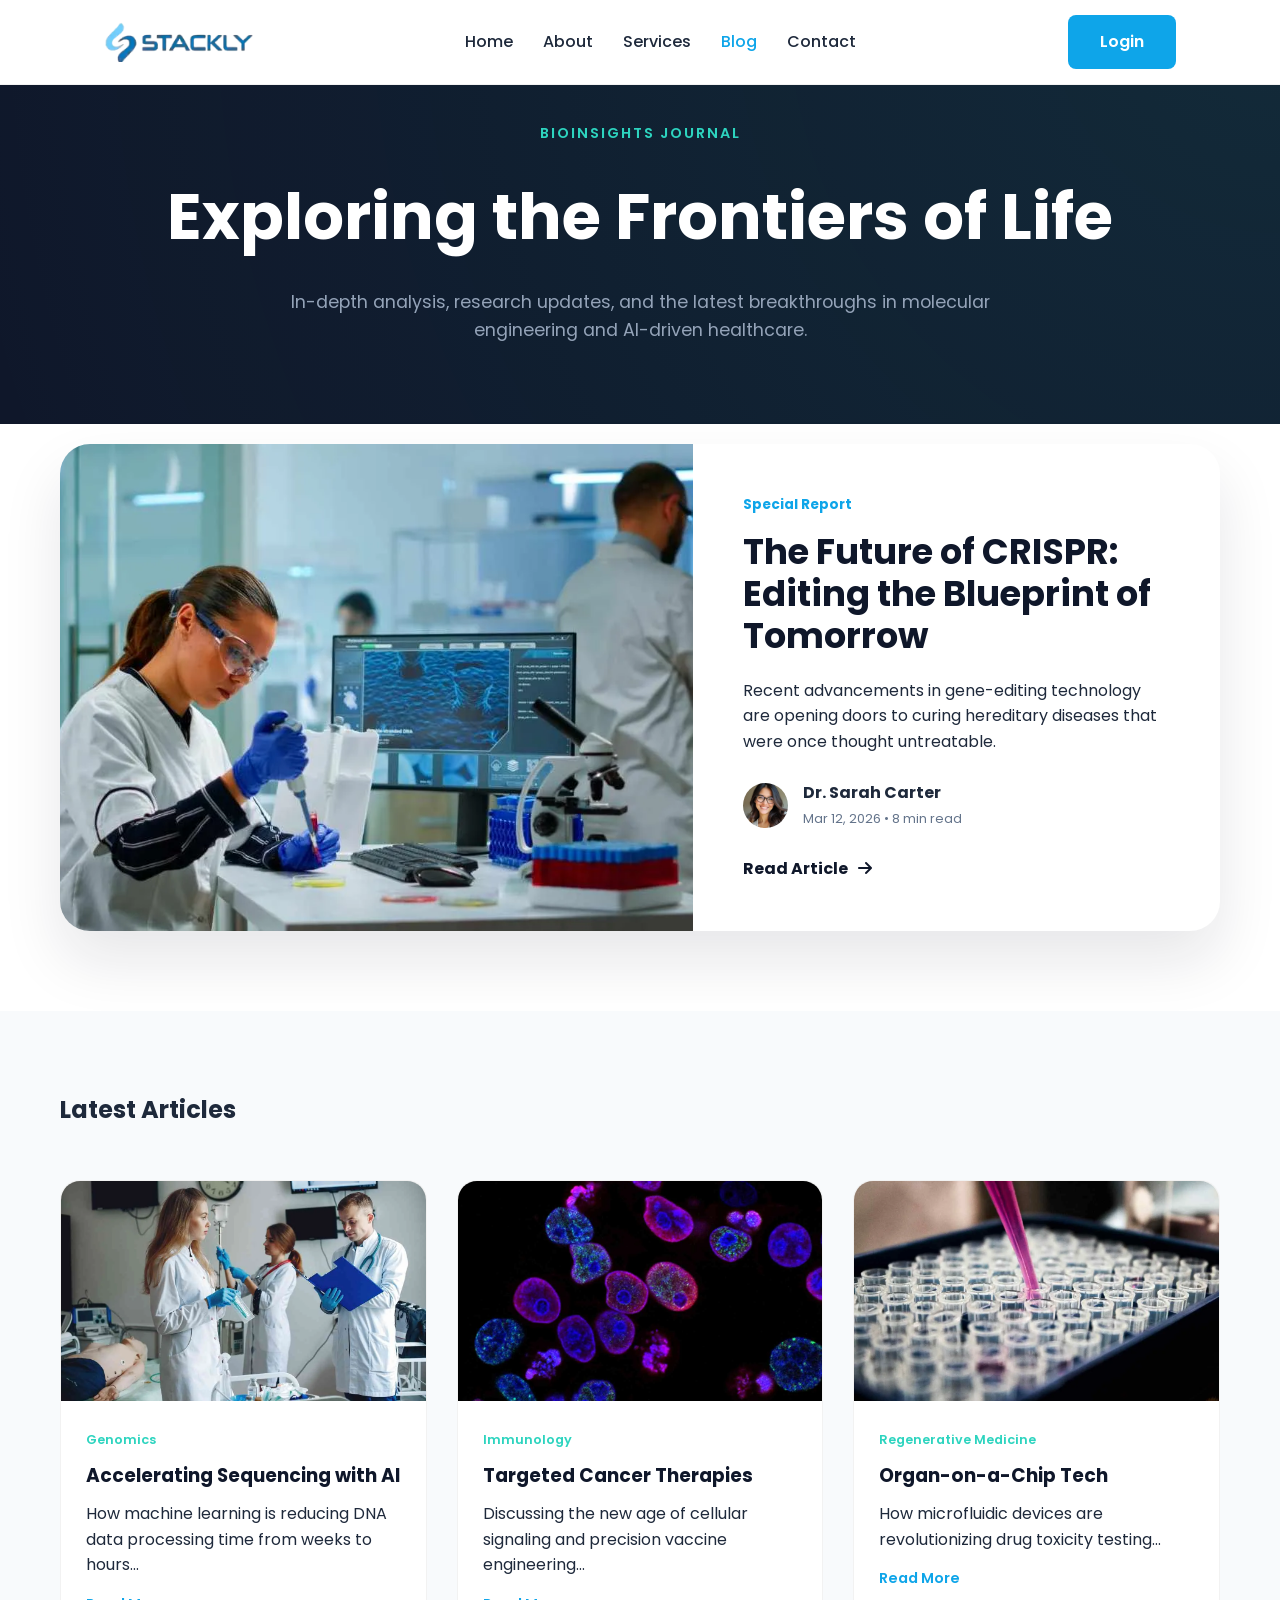
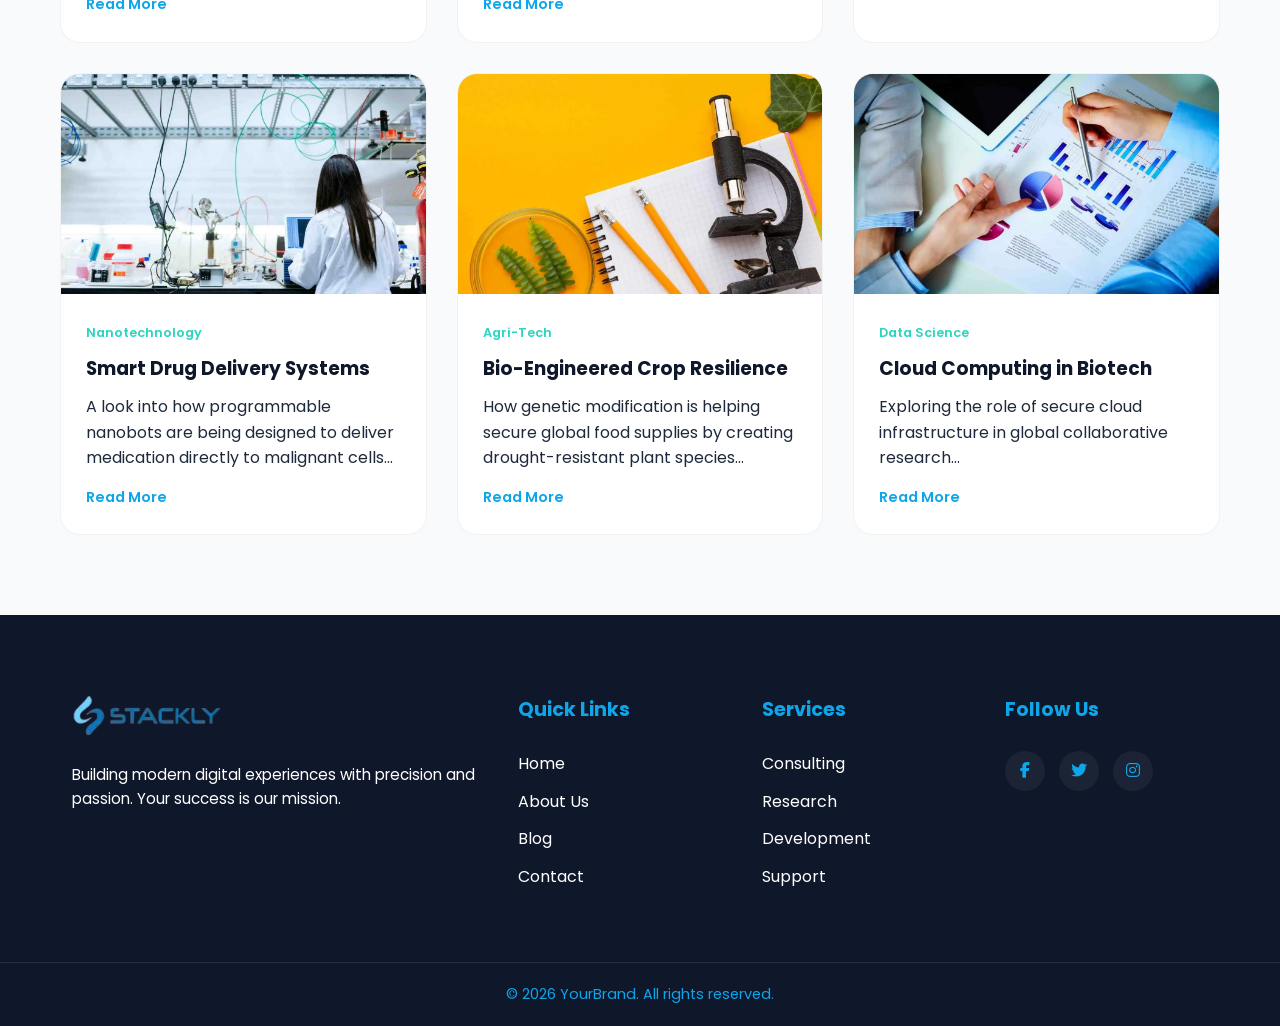
<file: blog.html>
<!DOCTYPE html>
<html lang="en">
<head>
    <meta charset="UTF-8">
    <meta name="viewport" content="width=device-width, initial-scale=1.0">
    <title>Stackly | Blog</title>
    <link rel="stylesheet" href="blog.css">
    <link rel="stylesheet" href="https://cdnjs.cloudflare.com/ajax/libs/font-awesome/6.5.0/css/all.min.css">
    <link href="https://fonts.googleapis.com/css2?family=Poppins:wght@300;400;500;600;700&family=Inter:wght@400;500&display=swap" rel="stylesheet">
    
   
</head>
<body>

    <header class="navbar">

<div class="nav-container">

    <!-- LOGO -->
    <div class="logo">
        <a href="index.html">
            <img src="assets/logo.webp" alt="Logo">
        </a>
    </div>

    <!-- NAV -->
    <nav>
        <ul class="nav-menu" id="navMenu">
            <li><a href="index.html">Home</a></li>
            <li><a href="about.html">About</a></li>
            <li><a href="services.html">Services</a></li>
            <li><a href="blog.html">Blog</a></li>
            <li><a href="contact.html">Contact</a></li>

            <!-- MOBILE LOGIN -->
            <li class="mobile-login">
                <a href="login.html" class="btn-primary">Login</a>
            </li>
        </ul>
    </nav>

    <a href="login.html" class="btn-primary desktop-login">Login</a>

  
    <div class="nav-toggle" id="navToggle">
        <span></span>
        <span></span>
        <span></span>
    </div>

</div>

</header>
    <section class="blog-hero">
        <div class="container">
            <span class="tagline">BioInsights Journal</span>
            <h1>Exploring the <span class="gradient-text">Frontiers of Life</span></h1>
            <p>In-depth analysis, research updates, and the latest breakthroughs in molecular engineering and AI-driven healthcare.</p>
        </div>
    </section>

    <section class="featured-section">
        <div class="container">
            <div class="featured-card reveal">
                <div class="featured-img reveal-left">
                    <img src="assets/lab7.webp" alt="CRISPR Research">
                </div>
                <div class="featured-content reveal-right">
                    <span class="category">Special Report</span>
                    <h2>The Future of CRISPR: Editing the Blueprint of Tomorrow</h2>
                    <p>Recent advancements in gene-editing technology are opening doors to curing hereditary diseases that were once thought untreatable.</p>
                    <div class="author">
                        <img src="assets/uifaces-popular-avatar (3).webp" alt="Author">
                        <div>
                            <strong>Dr. Sarah Carter</strong><br>
                            <span style="font-size: 0.8rem; color: var(--muted)">Mar 12, 2026 • 8 min read</span>
                        </div>
                    </div>
                    <a href="404.html" class="read-btn">Read Article <i class="fa-solid fa-arrow-right"></i></a>
                </div>
            </div>
        </div>
    </section>

    <section class="blog-grid-section">
        <div class="container">
            <div class="grid-header reveal">
                <h2>Latest Articles</h2>
                
            </div>

            <div class="article-grid">
                <article class="post-card reveal">
                    <div class="post-thumb">
                        <img src="assets/lab1.webp" alt="Lab Work">
                    </div>
                    <div class="post-data">
                        <span class="post-cat">Genomics</span>
                        <h3>Accelerating Sequencing with AI</h3>
                        <p>How machine learning is reducing DNA data processing time from weeks to hours...</p>
                        <a href="404.html" class="post-link">Read More</a>
                    </div>
                </article>

                <article class="post-card reveal">
                    <div class="post-thumb">
                        <img src="assets/cell2.webp" alt="Microscope">
                    </div>
                    <div class="post-data">
                        <span class="post-cat">Immunology</span>
                        <h3>Targeted Cancer Therapies</h3>
                        <p>Discussing the new age of cellular signaling and precision vaccine engineering...</p>
                        <a href="404.html" class="post-link">Read More</a>
                    </div>
                </article>

                <article class="post-card reveal">
                    <div class="post-thumb">
                        <img src="assets/test-tubes3.webp" alt="Regenerative Medicine">
                    </div>
                    <div class="post-data">
                        <span class="post-cat">Regenerative Medicine</span>
                        <h3>Organ-on-a-Chip Tech</h3>
                        <p>How microfluidic devices are revolutionizing drug toxicity testing...</p>
                        <a href="404.html" class="post-link">Read More</a>
                    </div>
                </article>
                


<article class="post-card reveal">

    <div class="post-thumb">

        <img src="assets/lab3.webp" alt="Nanobots">

    </div>

    <div class="post-data">

        <span class="post-cat">Nanotechnology</span>

        <h3>Smart Drug Delivery Systems</h3>

        <p>A look into how programmable nanobots are being designed to deliver medication directly to malignant cells...</p>

        <a href="404.html" class="post-link">Read More</a>

    </div>

</article>



<article class="post-card reveal">

    <div class="post-thumb">

        <img src="assets/study.webp" alt="Plant Science">

    </div>

    <div class="post-data">

        <span class="post-cat">Agri-Tech</span>

        <h3>Bio-Engineered Crop Resilience</h3>

        <p>How genetic modification is helping secure global food supplies by creating drought-resistant plant species...</p>

        <a href="404.html" class="post-link">Read More</a>

    </div>

</article>

                <article class="post-card reveal">

                    <div class="post-thumb">

                                <img src="assets/stat.webp" alt="Data Analytics">

                    </div>

                    <div class="post-data">

                        <span class="post-cat">Data Science</span>

                        <h3>Cloud Computing in Biotech</h3>

                        <p>Exploring the role of secure cloud infrastructure in global collaborative research...</p>

                        <a href="404.html" class="post-link">Read More</a>

                    </div>

                </article>
            </div>
        </div>
    </section>
   
    <footer class="footer">
    <div class="footer-container">
        <div class="footer-col">
            <img src="assets/logo.webp" alt="Logo" class="footer-logo">
            <p class="footer-desc">
                Building modern digital experiences with precision and passion. Your success is our mission.
            </p>
        </div>

        <div class="footer-col">
            <h4>Quick Links</h4>
            <ul>
                <li><a href="index.html">Home</a></li>
                <li><a href="about.html">About Us</a></li>
                <li><a href="blog.html">Blog</a></li>
                <li><a href="contact.html">Contact</a></li>
            </ul>
        </div>

        <div class="footer-col">
            <h4>Services</h4>
            <ul>
                <li><a href="404.html">Consulting</a></li>
                <li><a href="404.html">Research</a></li>
                <li><a href="404.html">Development</a></li>
                <li><a href="404.html">Support</a></li>
            </ul>
        </div>

        <div class="footer-col">
            <h4>Follow Us</h4>
            <div class="social-links">
                <a href="404.html"><i class="fab fa-facebook-f"></i></a>
                <a href="404.html"><i class="fab fa-twitter"></i></a>
                <a href="404.html"><i class="fab fa-instagram"></i></a>
            
            </div>
            
        </div>
    </div>
    <div class="footer-bottom">
        <p>&copy; 2026 YourBrand. All rights reserved.</p>
    </div>
</footer>
    
<script src="script.js"></script>

    <script>
        /* --- SCROLL REVEAL SCRIPT --- */
        const observerOptions = {
            threshold: 0.15
        };

        const observer = new IntersectionObserver((entries) => {
            entries.forEach(entry => {
                if (entry.isIntersecting) {
                    entry.target.classList.add('active');
                }
            });
        }, observerOptions);

        document.querySelectorAll('.reveal, .reveal-left, .reveal-right').forEach(el => {
            observer.observe(el);
        });
    </script>
</body>
</html>
</file>
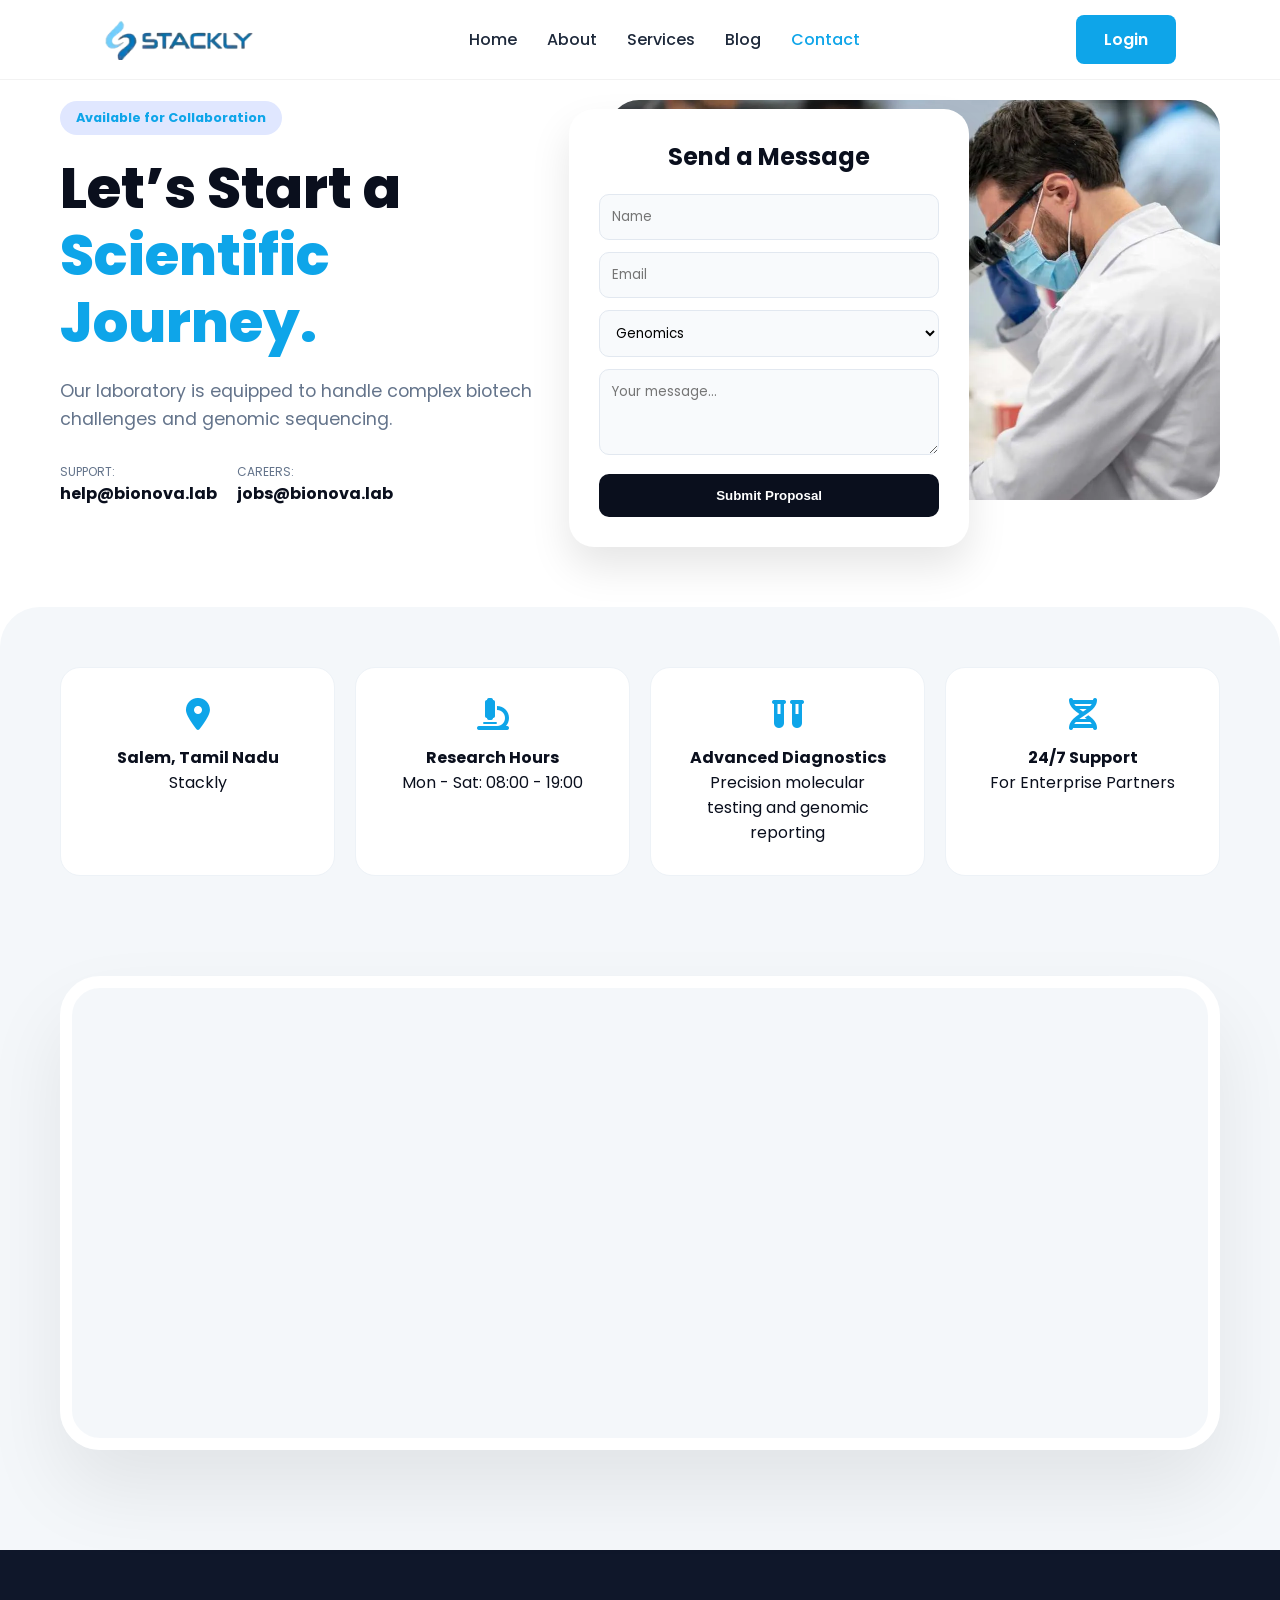
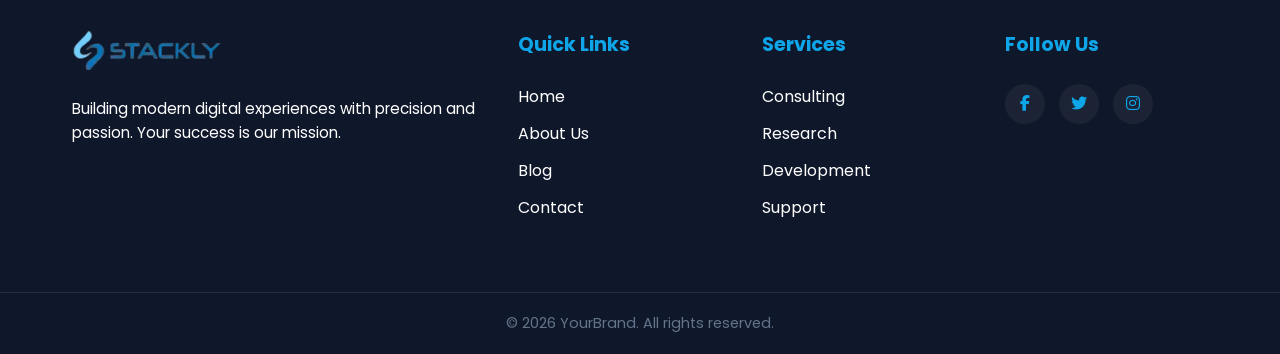
<file: contact.html>
<!DOCTYPE html>
<html lang="en">
<head>
    <meta charset="UTF-8">
    <meta name="viewport" content="width=device-width, initial-scale=1.0">
    <title>Stackly | Contact Us</title>
    <link rel="stylesheet" href="https://cdnjs.cloudflare.com/ajax/libs/font-awesome/6.5.0/css/all.min.css">
   <link href="https://fonts.googleapis.com/css2?family=Poppins:wght@300;400;500;600;700&family=Inter:wght@400;500&display=swap" rel="stylesheet">
    <link rel="stylesheet" href="contact.css">
    
</head>
<body>

    <header class="navbar">

<div class="nav-container">

    <!-- LOGO -->
    <div class="logo">
        <a href="index.html">
            <img src="assets/logo.webp" alt="Logo">
        </a>
    </div>

    <!-- NAV -->
    <nav>
        <ul class="nav-menu" id="navMenu">
            <li><a href="index.html">Home</a></li>
            <li><a href="about.html">About</a></li>
            <li><a href="services.html">Services</a></li>
            <li><a href="blog.html">Blog</a></li>
            <li><a href="contact.html">Contact</a></li>

            <!-- MOBILE LOGIN -->
            <li class="mobile-login">
                <a href="login.html" class="btn-primary">Login</a>
            </li>
        </ul>
    </nav>

    <a href="login.html" class="btn-primary desktop-login">Login</a>

  
    <div class="nav-toggle" id="navToggle">
        <span></span>
        <span></span>
        <span></span>
    </div>

</div>

</header>
    <main class="main-contact">
        <section class="contact-upper">
            <div class="container">
                <div class="split-layout">
                    <div class="content-side reveal">
                        <div class="status-pill">Available for Collaboration</div>
                        <h1 class="main-title">Let’s Start a <br><span>Scientific Journey.</span></h1>
                        <p class="desc">Our laboratory is equipped to handle complex biotech challenges and genomic sequencing.</p>
                        <div class="quick-links">
                            <div class="q-box"><span>Support:</span><strong>help@bionova.lab</strong></div>
                            <div class="q-box"><span>Careers:</span><strong>jobs@bionova.lab</strong></div>
                        </div>
                    </div>

                    <div class="visual-side reveal">
                        <div class="image-wrapper">
                            <img src="assets/lab5.webp" alt="Lab">
                            <div class="floating-contact-card">
                                <h3>Send a Message</h3>
                                <form id="premiumForm">
                                    <input type="text" placeholder="Name" required>
                                    <input type="email" placeholder="Email" required>
                                    <select><option>Genomics</option><option>Drug Discovery</option></select>
                                    <textarea placeholder="Your message..." rows="3"></textarea>
                                    <button class="prime-btn">Submit Proposal</button>
                                </form>
                            </div>
                        </div>
                    </div>
                </div>
            </div>
        </section>

        <section class="contact-lower reveal">
            <div class="container">
                <div class="details-grid">
                    <div class="detail-card"><i class="fa-solid fa-location-dot"></i><h4>Salem, Tamil Nadu</h4><p>Stackly</p></div>
                    <div class="detail-card"><i class="fa-solid fa-microscope"></i><h4>Research Hours</h4><p>Mon - Sat: 08:00 - 19:00</p></div>
                    <div class="detail-card">
        <i class="fa-solid fa-vials"></i>
        <h4>Advanced Diagnostics</h4>
        <p>Precision molecular testing and genomic reporting</p>
    </div>
                    <div class="detail-card"><i class="fa-solid fa-dna"></i><h4>24/7 Support</h4><p>For Enterprise Partners</p></div>
                </div>
            </div>
        </section>
        <section class="premium-map-section reveal">
    <div class="container">
        <div class="map-wrapper">
            <iframe 
               src="https://www.google.com/maps?q=MMR+Complex,+Chinna+Thirupathi,+near+Chinna+Muniyappan+Kovil,+Salem,+Tamil+Nadu+636008&output=embed"   
            width="100%" 
                height="450" 
                style="border:0;" 
                allowfullscreen="" 
                loading="lazy" 
                referrerpolicy="no-referrer-when-downgrade">
            </iframe>
        </div>
    </div>
</section>
    </main>

    <footer class="footer">
    <div class="footer-container">
        <div class="footer-col">
            <img src="assets/logo.webp" alt="Logo" class="footer-logo">
            <p class="footer-desc">
                Building modern digital experiences with precision and passion. Your success is our mission.
            </p>
        </div>

        <div class="footer-col">
            <h4>Quick Links</h4>
            <ul>
                <li><a href="index.html">Home</a></li>
                <li><a href="about.html">About Us</a></li>
                <li><a href="blog.html">Blog</a></li>
                <li><a href="contact.html">Contact</a></li>
            </ul>
        </div>

        <div class="footer-col">
            <h4>Services</h4>
            <ul>
                <li><a href="404.html">Consulting</a></li>
                <li><a href="404.html">Research</a></li>
                <li><a href="404.html">Development</a></li>
                <li><a href="404.html">Support</a></li>
            </ul>
        </div>

        <div class="footer-col">
            <h4>Follow Us</h4>
            <div class="social-links">
                <a href="404.html"><i class="fab fa-facebook-f"></i></a>
                <a href="404.html"><i class="fab fa-twitter"></i></a>
                <a href="404.html"><i class="fab fa-instagram"></i></a>
            
            </div>
            
        </div>
    </div>
    <div class="footer-bottom">
        <p>&copy; 2026 YourBrand. All rights reserved.</p>
    </div>
</footer>

<script src="script.js"></script>
    <script>
        const observer = new IntersectionObserver((entries) => {
            entries.forEach(entry => {
                if (entry.isIntersecting) entry.target.classList.add('active');
            });
        }, { threshold: 0.1 });

        document.querySelectorAll('.reveal').forEach(el => observer.observe(el));
    </script>
</body>
</html>
</file>
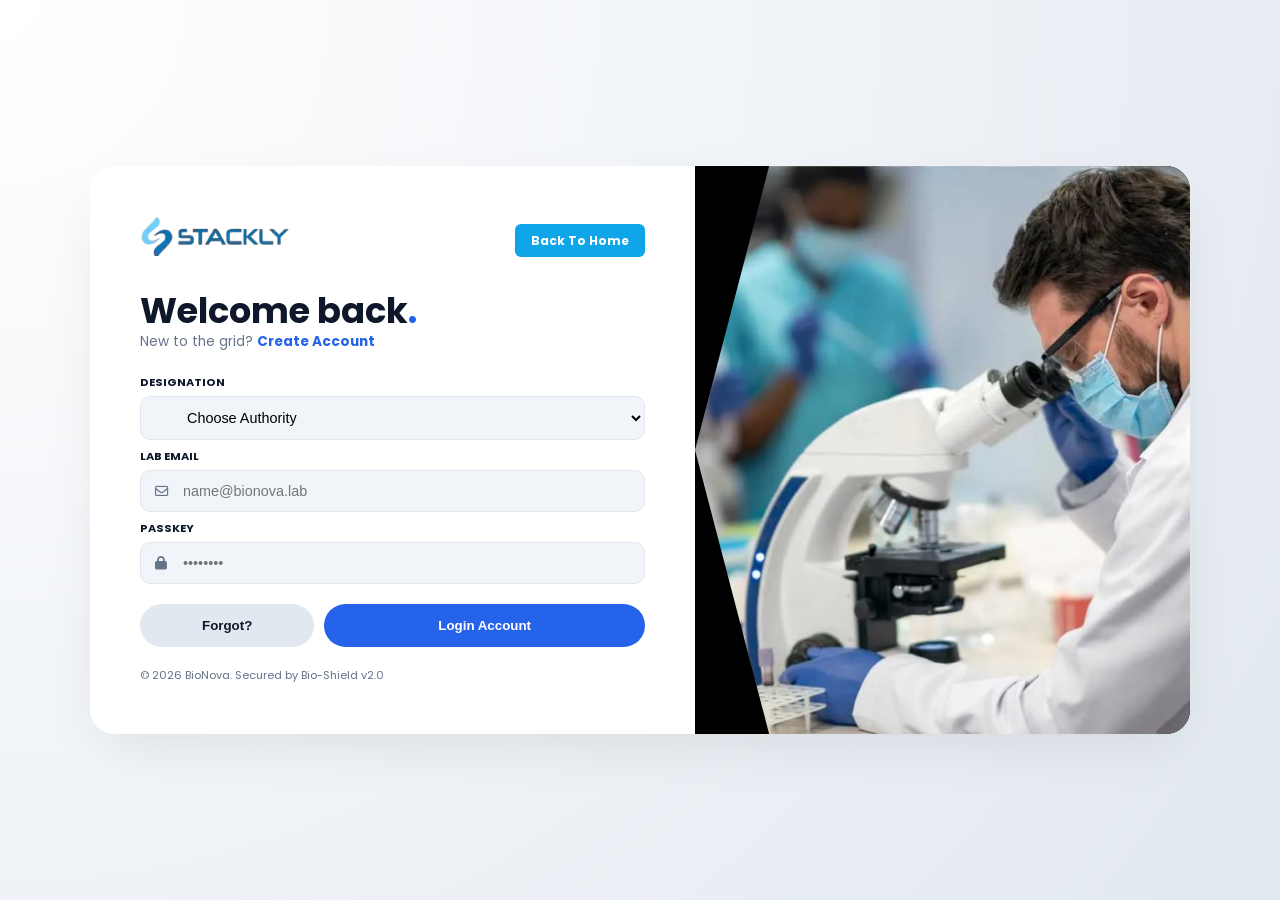
<file: login.html>
<!DOCTYPE html>
<html lang="en">
<head>
    <meta charset="UTF-8">
    <meta name="viewport" content="width=device-width, initial-scale=1.0">
    <title>Stackly | Login</title>
    <link rel="stylesheet" href="login.css">
    <link rel="stylesheet" href="https://cdnjs.cloudflare.com/ajax/libs/font-awesome/6.5.0/css/all.min.css">
   <link href="https://fonts.googleapis.com/css2?family=Poppins:wght@300;400;500;600;700&display=swap" rel="stylesheet">

</head>
<body>

    <main class="app-viewport">
        <div class="auth-card">
            <div class="card-grid">
                <div class="card-left">
                    <header class="card-header">
                        <div class="logo">
        <a href="index.html">
            <img src="assets/logo.webp" alt="Logo">
        </a>
    </div>
                        <nav class="header-nav">
                            <a href="index.html" class="home-link">Back To Home</a>
                        </nav>
                    </header>

                    <div class="auth-body">
                        <div class="welcome-text">
                            <h1 id="authTitle">Welcome back<span>.</span></h1>
                            <p class="toggle-text">
                                <span id="toggleMsg">New to the grid?</span> 
                                <a href="#" id="toggleAuth">Create Account</a>
                            </p>
                        </div>

                        <form id="authForm" class="compact-form">
                            <div class="field-group" id="nameField" style="display: none;">
                                <label>Full Name</label>
                                <div class="input-wrapper">
                                    <i class="fa-regular fa-user"></i>
                                    <input type="text" id="fullname" placeholder="Enter your name">
                                </div>
                            </div>

                            <div class="field-group">
                                <label>Designation</label>
                                <div class="select-box">
                                    <select id="userRole" required>
                                        <option value="" disabled selected>Choose Authority</option>
                                        <option value="admin">Administrator</option>
                                        <option value="patient">Patient</option>
                                       
                                    </select>
                                </div>
                            </div>

                            <div class="field-group">
                                <label>Lab Email</label>
                                <div class="input-wrapper">
                                    <i class="fa-regular fa-envelope"></i>
                                    <input type="email" id="email" placeholder="name@bionova.lab" required>
                                </div>
                            </div>

                            <div class="field-group">
                                <label>Passkey</label>
                                <div class="input-wrapper">
                                    <i class="fa-solid fa-lock"></i>
                                    <input type="password" id="password" placeholder="••••••••" required>
                                </div>
                            </div>

                            <div class="form-actions">
                                <button type="button" class="alt-btn" onclick="window.location.href='404.html'">Forgot?</button>
                                <button type="submit" class="prime-btn" id="submitBtn" >
                                    <span>Login Account</span>
                                </button>
                            </div>
                        </form>
                    </div>

                    <footer class="card-footer">
                        <p>© 2026 BioNova. Secured by Bio-Shield v2.0</p>
                    </footer>
                </div>

                <div class="card-right">
                    <div class="wave-image"></div>
                </div>
            </div>
        </div>
    </main>

    <script>
        const toggleBtn = document.getElementById('toggleAuth');
        const nameField = document.getElementById('nameField');
        const authTitle = document.getElementById('authTitle');
        const submitBtn = document.getElementById('submitBtn');
        const toggleMsg = document.getElementById('toggleMsg');
        const authForm = document.getElementById('authForm');

        let isLogin = true;

        toggleBtn.addEventListener('click', (e) => {
            e.preventDefault();
            isLogin = !isLogin;
            if (isLogin) {
                authTitle.innerHTML = "Welcome back<span>.</span>";
                nameField.style.display = "none";
                submitBtn.querySelector('span').innerText = "Login Account";
                toggleMsg.innerText = "New to the grid?";
                toggleBtn.innerText = "Create Account";
            } else {
                authTitle.innerHTML = "Create account<span>.</span>";
                nameField.style.display = "block";
                submitBtn.querySelector('span').innerText = "Register Now";
                toggleMsg.innerText = "Already a member?";
                toggleBtn.innerText = "Log In";
            }
        });

        authForm.addEventListener('submit', (e) => {
            e.preventDefault();
            const role = document.getElementById('userRole').value;
            // Logic to redirect based on the selected authority
           login();
        });
        function login() {
    const name = document.getElementById("fullname")?.value || "User";
    const email = document.getElementById("email").value;
    const role = document.getElementById("userRole").value;

    // Store values
    localStorage.setItem("userName", name);
    localStorage.setItem("userEmail", email);
    localStorage.setItem("userRole", role);

    // Redirect based on role
    if (role === "admin") {
        window.location.href = "admin-dashboard.html";
    } else if (role === "patient") {
        window.location.href = "user-dashboard.html";
    } else {
        alert("Please select a role");
    }
}
    </script>
</body>
</html>
</file>
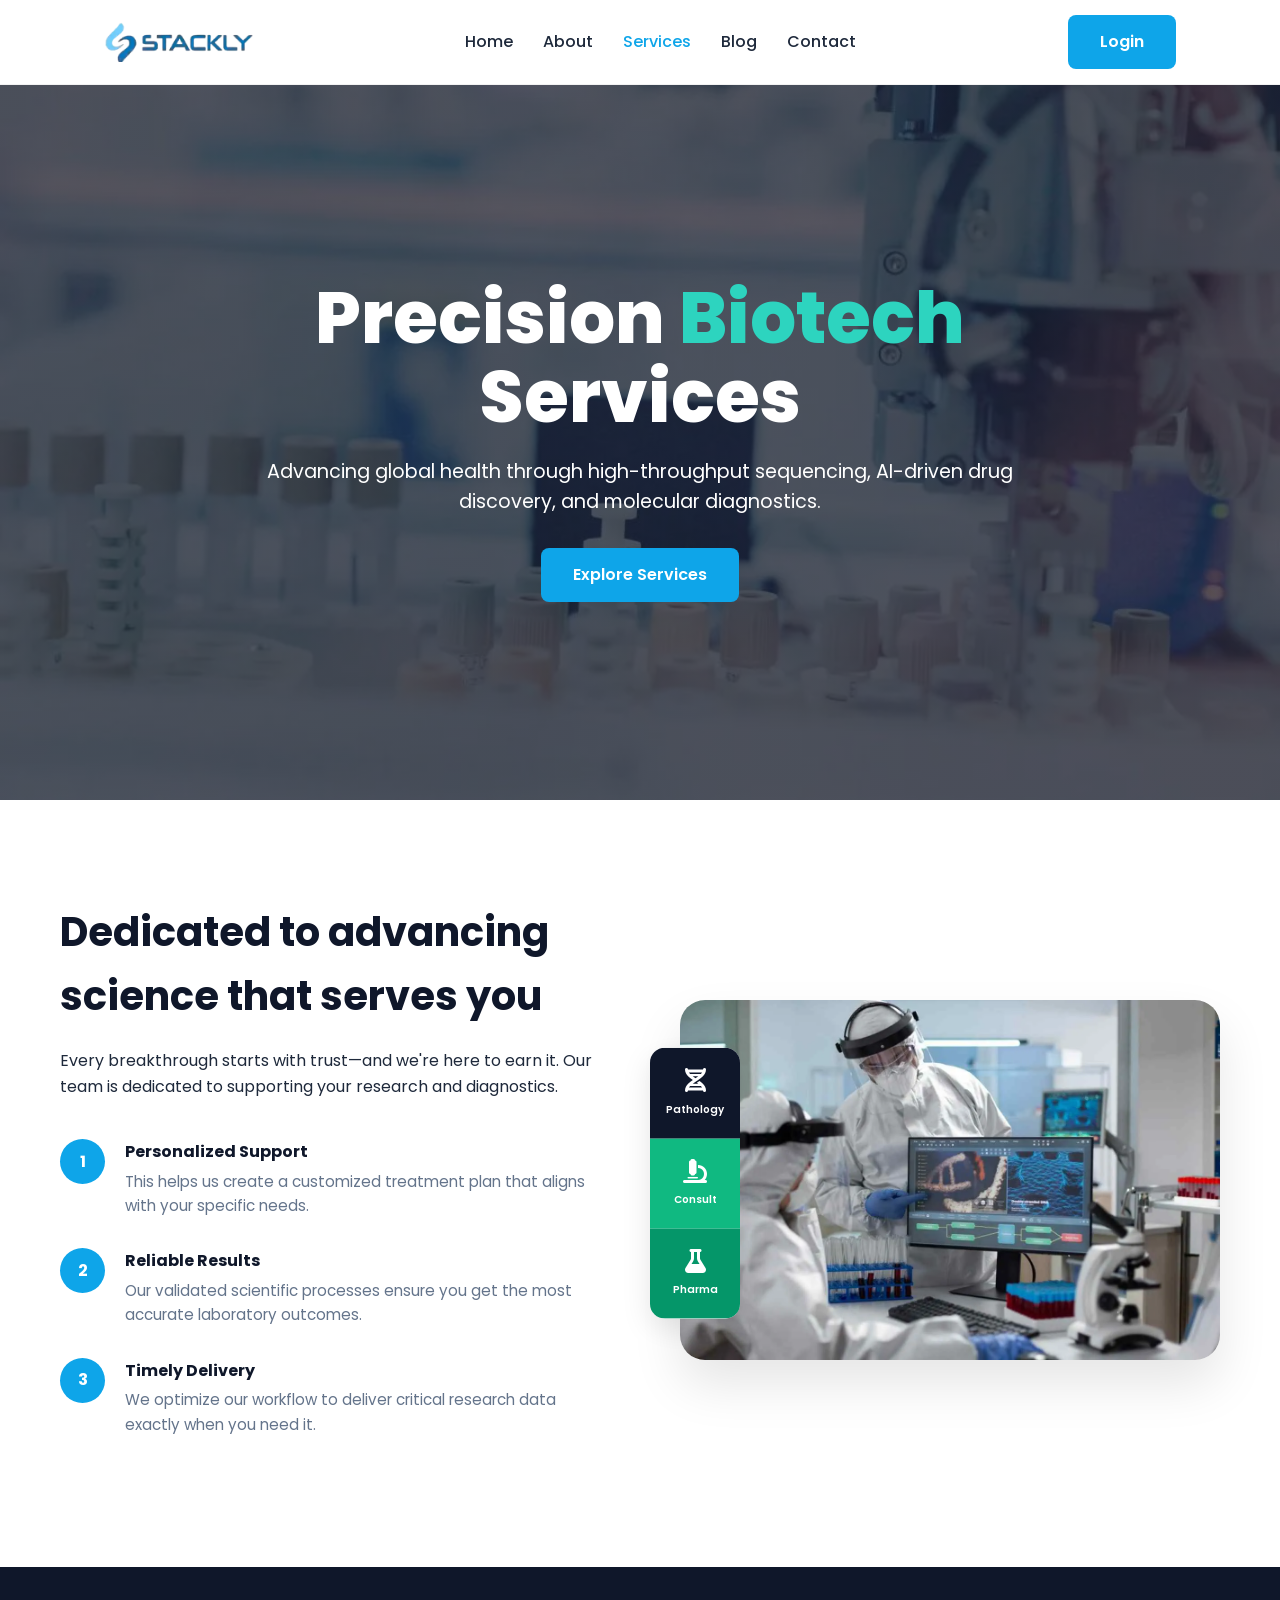
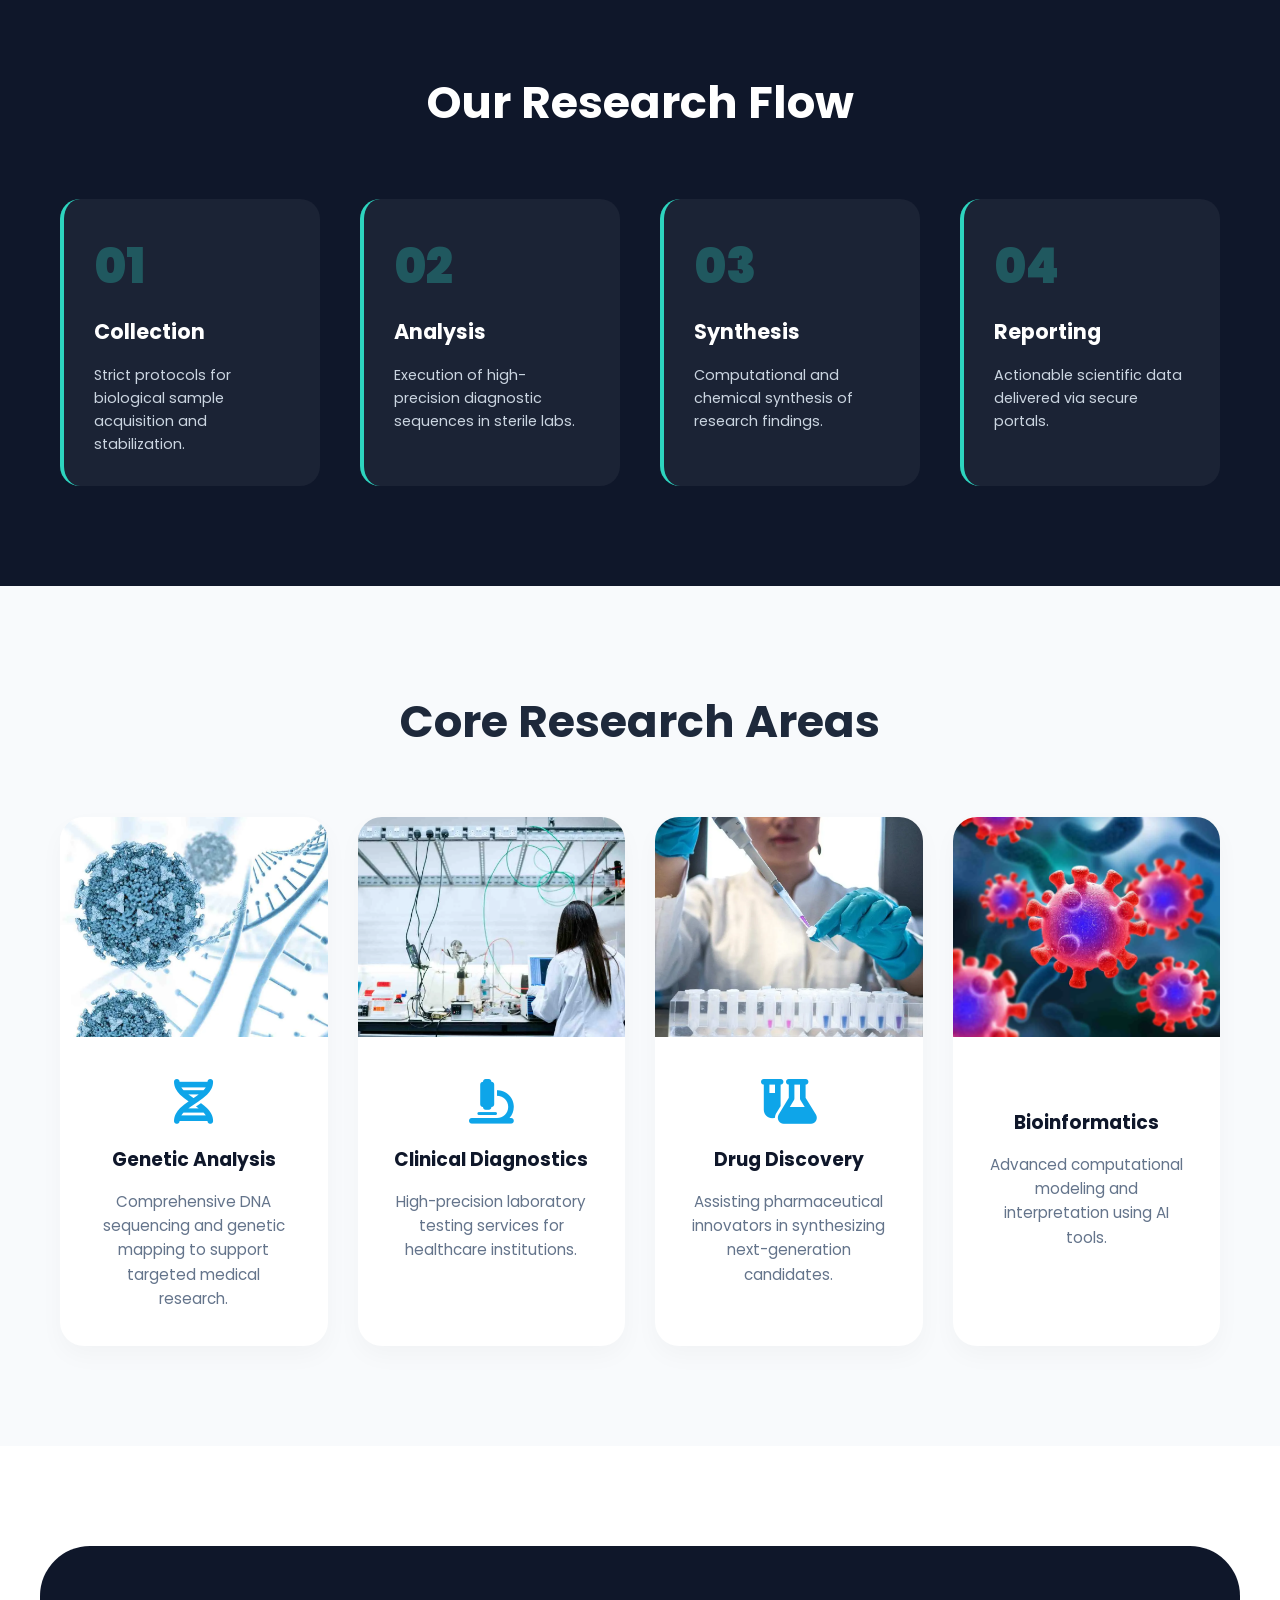
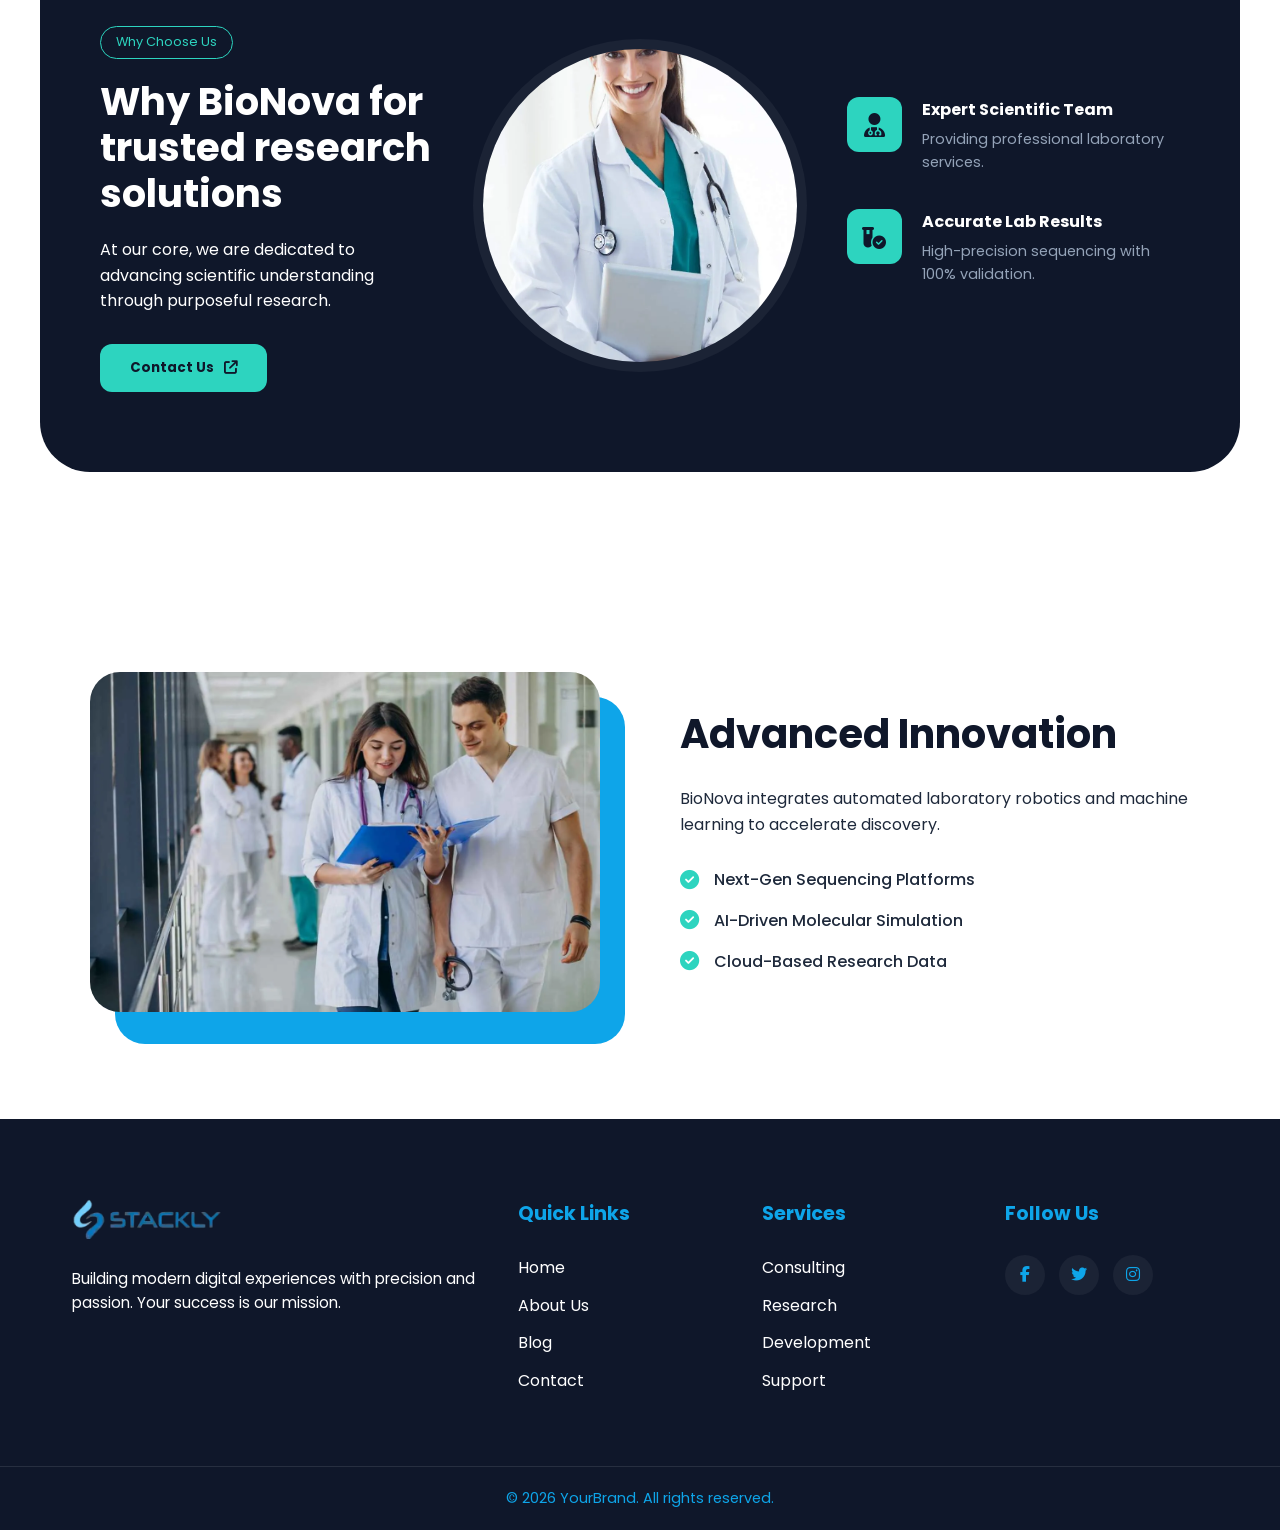
<file: services.html>
<!DOCTYPE html>
<html lang="en">
<head>
    <meta charset="UTF-8">
    <meta name="viewport" content="width=device-width, initial-scale=1.0">
    <title>Stackly | Our Services</title>
    <link rel="stylesheet" href="services.css">
    <link rel="stylesheet" href="https://cdnjs.cloudflare.com/ajax/libs/font-awesome/6.5.0/css/all.min.css">
    <link href="https://fonts.googleapis.com/css2?family=Poppins:wght@300;400;500;600;700;800&display=swap" rel="stylesheet">
</head>
<body>

<header class="navbar">

<div class="nav-container">

    <!-- LOGO -->
    <div class="logo">
        <a href="index.html">
            <img src="assets/logo.webp" alt="Logo">
        </a>
    </div>

    <!-- NAV -->
    <nav>
        <ul class="nav-menu" id="navMenu">
            <li><a href="index.html">Home</a></li>
            <li><a href="about.html">About</a></li>
            <li><a href="services.html">Services</a></li>
            <li><a href="blog.html">Blog</a></li>
            <li><a href="contact.html">Contact</a></li>

            <!-- MOBILE LOGIN -->
            <li class="mobile-login">
                <a href="login.html" class="btn-primary">Login</a>
            </li>
        </ul>
    </nav>

    <a href="login.html" class="btn-primary desktop-login">Login</a>

  
    <div class="nav-toggle" id="navToggle">
        <span></span>
        <span></span>
        <span></span>
    </div>

</div>

</header>

<section class="services-hero">
    <div class="hero-overlay">
        <div class="hero-content">
            <h1 class="fade-up">Precision <span class="highlight">Biotech</span> Services</h1>
            <p class="fade-up">Advancing global health through high-throughput sequencing, AI-driven drug discovery, and molecular diagnostics.</p>
            <a href="#core" class="btn-primary fade-up">Explore Services</a>
        </div>
    </div>
</section>

<section class="section-features reveal">
    <div class="container grid-2">
        <div class="features-text reveal-left">
            <h2>Dedicated to advancing science that serves you</h2>
            <p>Every breakthrough starts with trust—and we're here to earn it. Our team is dedicated to supporting your research and diagnostics.</p>
            <div class="numbered-list">
                <div class="n-item">
                    <div class="number">1</div>
                    <div class="n-content">
                        <h4>Personalized Support</h4>
                        <p>This helps us create a customized treatment plan that aligns with your specific needs.</p>
                    </div>
                </div>
                <div class="n-item">
                    <div class="number">2</div>
                    <div class="n-content">
                        <h4>Reliable Results</h4>
                        <p>Our validated scientific processes ensure you get the most accurate laboratory outcomes.</p>
                    </div>
                </div>
                <div class="n-item">
                    <div class="number">3</div>
                    <div class="n-content">
                        <h4>Timely Delivery</h4>
                        <p>We optimize our workflow to deliver critical research data exactly when you need it.</p>
                    </div>
                </div>
            </div>
        </div>
        <div class="features-visual reveal-right">
            <div class="vertical-sidebar">
                <div class="v-icon-box navy"><i class="fa-solid fa-dna"></i><span>Pathology</span></div>
                <div class="v-icon-box green"><i class="fa-solid fa-microscope"></i><span>Consult</span></div>
                <div class="v-icon-box green-alt"><i class="fa-solid fa-flask"></i><span>Pharma</span></div>
            </div>
            <img src="assets/lab6.webp" alt="Researcher">
        </div>
    </div>
</section>

<section class="research-process reveal">
    <div class="container">
        <h2 class="section-title">Our Research Flow</h2>
        <div class="process-grid">
            <div class="step reveal-up">
                <span class="step-num">01</span>
                <h4>Collection</h4>
                <p>Strict protocols for biological sample acquisition and stabilization.</p>
            </div>
            <div class="step reveal-up">
                <span class="step-num">02</span>
                <h4>Analysis</h4>
                <p>Execution of high-precision diagnostic sequences in sterile labs.</p>
            </div>
            <div class="step reveal-up">
                <span class="step-num">03</span>
                <h4>Synthesis</h4>
                <p>Computational and chemical synthesis of research findings.</p>
            </div>
            <div class="step reveal-up">
                <span class="step-num">04</span>
                <h4>Reporting</h4>
                <p>Actionable scientific data delivered via secure portals.</p>
            </div>
        </div>
    </div>
</section>

<section class="core-services" id="core">
    <div class="container">
        <h2 class="section-title reveal-up">Core Research Areas</h2>
        <div class="services-grid">
            <div class="service-card reveal-up">
                <div class="card-img"><img src="assets/dna2.webp" alt="Genomics"></div>
                <div class="card-content">
                    <i class="fa-solid fa-dna"></i>
                    <h3>Genetic Analysis</h3>
                    <p>Comprehensive DNA sequencing and genetic mapping to support targeted medical research.</p>
                </div>
            </div>
            <div class="service-card reveal-up">
                <div class="card-img"><img src="assets/lab3.webp" alt="Lab Testing"></div>
                <div class="card-content">
                    <i class="fa-solid fa-microscope"></i>
                    <h3>Clinical Diagnostics</h3>
                    <p>High-precision laboratory testing services for healthcare institutions.</p>
                </div>
            </div>
            <div class="service-card reveal-up">
                <div class="card-img"><img src="assets/test-tubes2.webp" alt="Drug Discovery"></div>
                <div class="card-content">
                    <i class="fa-solid fa-flask-vial"></i>
                    <h3>Drug Discovery</h3>
                    <p>Assisting pharmaceutical innovators in synthesizing next-generation candidates.</p>
                </div>
            </div>
            <div class="service-card reveal-up">
                <div class="card-img"><img src="assets/cell.webp" alt="Bioinformatics"></div>
                <div class="card-content">
                    <i class="fa-solid fa-chart-network"></i>
                    <h3>Bioinformatics</h3>
                    <p>Advanced computational modeling and interpretation using AI tools.</p>
                </div>
            </div>
        </div>
    </div>
</section>

<section class="section-why-us reveal">
    <div class="container navy-card">
        <div class="grid-why">
            <div class="why-left reveal-left">
                <span class="tag-outline">Why Choose Us</span>
                <h2>Why BioNova for trusted research solutions</h2>
                <p>At our core, we are dedicated to advancing scientific understanding through purposeful research.</p>
                <button class="btn-green">Contact Us <i class="fa-solid fa-arrow-up-right-from-square"></i></button>
            </div>
            <div class="why-center reveal-up">
                <img src="assets/doctor.webp" alt="Scientific Expert">
            </div>
            <div class="why-right reveal-right">
                <div class="why-item">
                    <div class="icon-sq"><i class="fa-solid fa-user-doctor"></i></div>
                    <div>
                        <h4>Expert Scientific Team</h4>
                        <p>Providing professional laboratory services.</p>
                    </div>
                </div>
                <div class="why-item">
                    <div class="icon-sq"><i class="fa-solid fa-vial-circle-check"></i></div>
                    <div>
                        <h4>Accurate Lab Results</h4>
                        <p>High-precision sequencing with 100% validation.</p>
                    </div>
                </div>
            </div>
        </div>
    </div>
</section>

<section class="tech-showcase reveal">
    <div class="tech-container">
        <div class="tech-image reveal-left">
            <img src="assets/lab2.webp" alt="Robotic Lab">
            <div class="image-accent"></div>
        </div>
        <div class="tech-info reveal-right">
            <h2 class="title-left">Advanced Innovation</h2>
            <p>BioNova integrates automated laboratory robotics and machine learning to accelerate discovery.</p>
            <ul class="tech-list">
                <li><i class="fa-solid fa-check-circle"></i> Next-Gen Sequencing Platforms</li>
                <li><i class="fa-solid fa-check-circle"></i> AI-Driven Molecular Simulation</li>
                <li><i class="fa-solid fa-check-circle"></i> Cloud-Based Research Data</li>
            </ul>
        </div>
    </div>
</section>

<footer class="footer">
    <div class="footer-container">
        <div class="footer-col">
            <img src="assets/logo.webp" alt="Logo" class="footer-logo">
            <p class="footer-desc">
                Building modern digital experiences with precision and passion. Your success is our mission.
            </p>
        </div>

        <div class="footer-col">
            <h4>Quick Links</h4>
            <ul>
                <li><a href="index.html">Home</a></li>
                <li><a href="about.html">About Us</a></li>
                <li><a href="blog.html">Blog</a></li>
                <li><a href="contact.html">Contact</a></li>
            </ul>
        </div>

        <div class="footer-col">
            <h4>Services</h4>
            <ul>
                <li><a href="404.html">Consulting</a></li>
                <li><a href="404.html">Research</a></li>
                <li><a href="404.html">Development</a></li>
                <li><a href="404.html">Support</a></li>
            </ul>
        </div>

        <div class="footer-col">
            <h4>Follow Us</h4>
            <div class="social-links">
                <a href="404.html"><i class="fab fa-facebook-f"></i></a>
                <a href="404.html"><i class="fab fa-twitter"></i></a>
                <a href="404.html"><i class="fab fa-instagram"></i></a>
            
            </div>
            
        </div>
    </div>
    <div class="footer-bottom">
        <p>&copy; 2026 YourBrand. All rights reserved.</p>
    </div>
</footer>

<script src="script.js"></script>
<script>
    // Navbar Logic
   

    // Intersection Observer for Reveal Animations
    const observer = new IntersectionObserver((entries) => {
        entries.forEach(entry => {
            if (entry.isIntersecting) entry.target.classList.add('active');
        });
    }, { threshold: 0.1 });

    document.querySelectorAll('.reveal-up, .reveal-left, .reveal-right').forEach(el => observer.observe(el));
</script>
</body>
</html>
</file>
<file: style.css>
/* --- THEME VARIABLES --- */
:root {
    --primary: #0ea5e9;       /* Electric Blue */
    --primary-dark: #0284c7;
    --secondary: #0f172a;     /* Deep Slate Navy */
    --accent: #2dd4bf;        /* Biotech Teal */
    --bg-light: #f8fafc;
    --text-main: #1e293b;
    --text-muted: #64748b;
    --white: #ffffff;
    --glass: rgba(255, 255, 255, 0.8);
    --shadow: 0 10px 30px -10px rgba(2, 6, 23, 0.1);
    --transition: all 0.4s cubic-bezier(0.16, 1, 0.3, 1);
}

/* --- RESET & BASE --- */
* {
    margin: 0;
    padding: 0;
    box-sizing: border-box;
}

body {
    font-family: 'Poppins', sans-serif;
    line-height: 1.6;
    color: var(--text-main);
    background-color: var(--white);
    overflow-x: hidden;
}


/* --- REUSABLE COMPONENTS --- */
.container-full { width: 90%; max-width: 1200px; margin: 0 auto; }

.section-title {
    text-align: center;
    font-size: 2.5rem;
    font-weight: 700;
    margin-bottom: 50px;
    color: var(--secondary);
}

.section-title::after {
    content: '';
    display: block;
    width: 60px;
    height: 4px;
    background: var(--primary);
    margin: 15px auto 0;
    border-radius: 10px;
}

.btn-primary {
    background: var(--primary);
    color: var(--white);
    padding: 12px 28px;
    border-radius: 8px;
    text-decoration: none;
    font-weight: 600;
    transition: var(--transition);
    display: inline-block;
    border: none;
}

.btn-primary:hover {
    background: var(--primary-dark);
    transform: translateY(-3px);
    box-shadow: 0 10px 20px rgba(14, 165, 233, 0.3);
}

.btn-outline {
    border: 2px solid var(--primary);
    color: var(--primary);
    padding: 10px 26px;
    border-radius: 8px;
    text-decoration: none;
    font-weight: 600;
    transition: var(--transition);
}

.btn-outline:hover {
    background: var(--primary);
    color: var(--white);
}

/* --- NAVBAR --- */
.logo img {
    height: 40px;
    display: block;
}
.navbar {
    position: fixed;
    top: 0;
    width: 100%;
    background: var(--white);
    backdrop-filter: blur(10px);
    z-index: 1000;
    padding: 15px 0;
    border-bottom: 1px solid rgba(0,0,0,0.05);
}

.nav-container {
    display: flex;
    justify-content: space-between;
    align-items: center;
    max-width: 1200px;
    margin: 0 auto;
    padding: 0 5%;
}

.logo {
    color: var(--secondary);
    font-weight: 800;
    letter-spacing: -1px;
}

.nav-menu {
    display: flex;
    list-style: none;
    gap: 30px;
}

.nav-menu a {
    text-decoration: none;
    color: var(--text-main);
    font-weight: 500;
    transition: var(--transition);
}

.nav-menu a:hover, .nav-menu a.active {
    color: var(--primary);
}
/* Hide mobile login on desktop */
.mobile-login {
    display: none;
}
 .desktop-login {
        display: inline-block;
    }

/* Mobile behavior */
@media (max-width: 992px) {

    .mobile-login {
        display: block;
        margin-top: 20px;
    }

    .mobile-login .btn-primary {
        width: 100%;
        text-align: center;
    }

}

/* --- HERO SECTION --- */
.hero {
    height: 100vh;
    display: flex;
    align-items: center;
    justify-content: space-between;
    padding: 0 10%;
    background: radial-gradient(circle at top right, #f0f9ff, #ffffff);
    padding-top: 80px;
}

.hero-content { flex: 1; animation: fadeInUp 1s ease; }

.hero-content h1 {
    font-size: 3.5rem;
    line-height: 1.2;
    margin-bottom: 20px;
    color: var(--secondary);
}

.hero-content p {
    font-size: 1.1rem;
    color: var(--text-muted);
    margin-bottom: 30px;
    max-width: 500px;
}

.hero-buttons { display: flex; gap: 20px; }

.hero-image {
    flex: 1;
    display: flex;
    justify-content: flex-end;
    animation: fadeInRight 1.2s ease;
}

.hero-image img {
    width: 100%;
    max-width: 550px;
    border-radius: 30% 70% 70% 30% / 30% 30% 70% 70%;
    box-shadow: var(--shadow);
}

/* --- RESEARCH CARDS --- */
.research { padding: 100px 10%; background: var(--bg-light); }

.research-grid {
    display: grid;
    grid-template-columns: repeat(4,1fr);
    gap: 30px;
}

.research-card {
    background: var(--white);
    padding: 40px;
    border-radius: 20px;
    text-align: center;
    transition: var(--transition);
    border: 1px solid rgba(0,0,0,0.03);
}

.research-card i {
    font-size: 2.5rem;
    color: var(--primary);
    margin-bottom: 20px;
}

.research-card:hover {
    transform: translateY(-10px);
    box-shadow: 0 20px 40px rgba(0,0,0,0.05);
    border-color: var(--accent);
}
.biotech-research {
    padding: 100px 10%;
    background-color: #f8fafc;
}

.biotech-container {
    display: flex;
    flex-direction: column;
    gap: 100px; /* Wider gap for a cleaner professional look */
    max-width: 1200px;
    margin: 0 auto;
}

.biotech-card {
    display: flex;
    align-items: center;
    gap: 60px;
    /* Ready for JS Intersection Observer */
    transform: translateY(40px);
    transition: all 0.8s cubic-bezier(0.25, 1, 0.5, 1);
}

/* Zig-Zag logic */
.biotech-card:nth-child(even) {
    flex-direction: row-reverse;
}

.biotech-img-wrapper {
    flex: 1;
    position: relative;
    border-radius: 40px;
    overflow: hidden;
    box-shadow: 0 25px 50px -12px rgba(0, 0, 0, 0.15);
}

.biotech-img-wrapper img {
    width: 100%;
    height: 450px;
    object-fit: cover;
    transition: transform 0.6s ease;
}

.biotech-info {
    flex: 1;
}

.biotech-tag {
    display: inline-block;
    color: #0ea5e9;
    background: rgba(14, 165, 233, 0.1);
    padding: 5px 15px;
    border-radius: 50px;
    font-size: 0.85rem;
    font-weight: 700;
    margin-bottom: 15px;
    text-transform: uppercase;
    letter-spacing: 1px;
}

.biotech-info i {
    display: block;
    font-size: 2.5rem;
    color: #0ea5e9;
    margin-bottom: 20px;
}

.biotech-info h3 {
    font-size: 2.5rem;
    color: #0f172a;
    margin-bottom: 20px;
    line-height: 1.2;
}

.biotech-info p {
    font-size: 1.1rem;
    color: #64748b;
    line-height: 1.8;
}

/* Hover States */
.biotech-card:hover .biotech-img-wrapper img {
    transform: scale(1.1);
}

/* Mobile Responsiveness */
@media (max-width: 992px) {
    .biotech-card, .biotech-card:nth-child(even) {
        flex-direction: column;
        gap: 30px;
        text-align: center;
    }
    
    .biotech-img-wrapper {
        width: 100%;
    }
    
    .biotech-img-wrapper img {
        height: 300px;
    }
}
/* --- SERVICES --- */
.services { padding: 100px 10%; }

.service-grid {
    display: grid;
    grid-template-columns: repeat(auto-fit, minmax(300px, 1fr));
    gap: 20px;
}

.service-card {
    padding: 30px;
    background: var(--secondary);
    color: var(--white);
    border-radius: 15px;
    position: relative;
    overflow: hidden;
    transition: var(--transition);
}

.service-card h3 { margin-bottom: 15px; color: var(--accent); }

.service-card::before {
    content: '';
    position: absolute;
    top: -50%;
    right: -50%;
    width: 100px;
    height: 100px;
    background: rgba(45, 212, 191, 0.1);
    border-radius: 50%;
    transition: 0.6s;
}

.service-card:hover::before { width: 300px; height: 300px; }

/* --- STATS --- */
.stats {
    background: var(--primary);
    color: var(--white);
    padding: 80px 10%;
    text-align: center;
}

.stats-grid {
    display: flex;
    justify-content: space-around;
    flex-wrap: wrap;
    gap: 40px;
}

.stats-grid h2 { font-size: 3rem; margin-bottom: 5px; }

/* --- BLOG --- */
.blog { padding: 100px 10%; }

.blog-grid {
    display: grid;
    grid-template-columns: repeat(auto-fit, minmax(400px, 1fr));
    gap: 40px;
}

.blog-card {
    border-radius: 20px;
    overflow: hidden;
    box-shadow: var(--shadow);
}

.blog-card img { width: 100%; height: 250px; object-fit: cover; transition: 0.5s; }

.blog-card:hover img { transform: scale(1.05); }

.blog-card h3 { padding: 20px 20px 10px; }

.blog-card p { padding: 0 20px 20px; color: var(--text-muted); }

.blog-card a {
    display: inline-block;
    padding: 0 20px 20px;
    color: var(--primary);
    text-decoration: none;
    font-weight: 700;
}

.biotech-testimonials {
    padding: 100px 10%;
    background: radial-gradient(circle at bottom left, #f0f9ff 0%, #ffffff 100%);
}

.biotech-brand-bar {
    display: flex;
    justify-content: center;
    align-items: center;
    gap: 60px;
    flex-wrap: wrap;
    margin-bottom: 80px;
    opacity: 0.6;
    filter: grayscale(100%);
    transition: var(--transition);
}

.biotech-brand-bar:hover {
    filter: grayscale(0%);
    opacity: 1;
}

.biotech-testimonial-grid {
    display: grid;
    grid-template-columns: repeat(auto-fit, minmax(350px, 1fr));
    gap: 30px;
}

.biotech-testimonial-card {
    background: rgba(255, 255, 255, 0.7);
    backdrop-filter: blur(15px);
    border: 1px solid rgba(255, 255, 255, 0.3);
    padding: 50px 40px;
    border-radius: 30px;
    box-shadow: 0 20px 40px rgba(0, 0, 0, 0.03);
    position: relative;
    transition: var(--transition);
}

.biotech-testimonial-card:hover {
    transform: translateY(-10px);
    box-shadow: 0 30px 60px rgba(14, 165, 233, 0.1);
    background: #ffffff;
}

.quote-icon {
    font-size: 2rem;
    color: var(--primary);
    margin-bottom: 25px;
    opacity: 0.3;
}

.testimonial-text {
    font-size: 1.1rem;
    color: var(--text-main);
    line-height: 1.8;
    font-style: italic;
    margin-bottom: 30px;
}

.testimonial-author {
    display: flex;
    align-items: center;
    gap: 20px;
}

.testimonial-author img {
    width: 60px;
    height: 60px;
    border-radius: 50%;
    object-fit: cover;
    border: 3px solid var(--white);
    box-shadow: 0 5px 15px rgba(0,0,0,0.1);
}

.author-info h4 {
    font-size: 1.1rem;
    color: var(--secondary);
    margin-bottom: 2px;
}

.author-info span {
    font-size: 0.85rem;
    color: var(--primary);
    font-weight: 600;
}

/* Responsive adjustment */
@media (max-width: 768px) {
    .biotech-brand-bar { gap: 30px; }
    .biotech-testimonial-grid { grid-template-columns: 1fr; }
}



/* --- ANIMATIONS --- */
@keyframes fadeInUp {
    from { opacity: 0; transform: translateY(40px); }
    to { opacity: 1; transform: translateY(0); }
}

@keyframes fadeInRight {
    from { opacity: 0; transform: translateX(50px); }
    to { opacity: 1; transform: translateX(0); }
}

/* --- RESPONSIVE NAVIGATION LOGIC --- */

/* Hide burger by default on desktop */
.nav-toggle {
    display: none;
    cursor: pointer;
    flex-direction: column;
    gap: 5px;
}

.nav-toggle span {
    width: 25px;
    height: 3px;
    background: var(--secondary);
    border-radius: 10px;
    transition: var(--transition);
}

/* Tablet & Mobile Styles (max-width: 992px) */
@media (max-width: 992px) {
    .nav-toggle {
        display: flex;
        z-index: 1001;
    }

    .nav-menu {
        position: fixed;
        top: 0;
        right: -100%; /* Hidden by default */
        height: 100vh;
        width: 70%;
        background: var(--white);
        flex-direction: column;
        justify-content: center;
        align-items: center;
 
        transition: 0.5s cubic-bezier(0.77, 0.2, 0.05, 1);
    }

    .nav-menu.active {
        right: 0; /* Slide in */
    }

    .hero {
        flex-direction: column;
        text-align: center;
        height: auto;
        padding: 120px 5% 60px;
    }

    .hero-content h1 {
        font-size: 2.8rem;
    }

    .hero-buttons {
        justify-content: center;
    }

    .hero-image {
        margin-top: 40px;
        justify-content: center;
    }

    .stats-grid {
        display: grid;
        grid-template-columns: 1fr 1fr;
    }
    .research-grid {
        grid-template-columns: repeat(2,1fr);
    }
}

/* Small Mobile Styles (max-width: 576px) */
@media (max-width: 576px) {
    .section-title {
        font-size: 2rem;
    }

    .hero-content h1 {
        font-size: 2.2rem;
    }

    .hero-buttons {
        flex-direction: column;
    }

    .stats-grid {
        grid-template-columns: 1fr;
    }

    .research-grid, .service-grid, .blog-grid {
        grid-template-columns: 1fr;
    }

    .nav-menu {
        width: 100%;
    }
}

/* Burger Animation State */
.nav-toggle.active span:nth-child(1) {
    transform: translateY(8px) rotate(45deg);
}
.nav-toggle.active span:nth-child(2) {
    opacity: 0;
}
.nav-toggle.active span:nth-child(3) {
    transform: translateY(-8px) rotate(-45deg);
}
/* --- RESPONSIVE --- */
@media (max-width: 992px) {
    .hero { flex-direction: column; text-align: center; height: auto; padding-bottom: 80px; }
    .hero-content h1 { font-size: 2.5rem; }
    .hero-buttons { justify-content: center; }
    .hero-image { margin-top: 50px; }
    .blog-grid { grid-template-columns: 1fr; }
     .desktop-login {
        display: none;
    }
}

/* Footer */


.footer {
    background-color: var(--secondary);
    color: var(--primary);
    padding: 80px 0 20px;

}

.footer-container {
    max-width: 1200px;
    margin: 0 auto;
    display: grid;
    grid-template-columns: 2fr 1fr 1fr 1fr;
    gap: 40px;
    padding: 0 2rem;
}

.footer-logo {
    height: 40px;
    margin-bottom: 20px;
}

.footer-desc {
    color: var(--white);
    line-height: 1.6;
    font-size: 0.95rem;
}

.footer-col h4 {
    font-size: 1.2rem;
    margin-bottom: 25px;
    position: relative;
}

/* Accent line under headings */
.footer-col h4::after {
    content: '';
    position: absolute;
    left: 0;
    bottom: -8px;
    width: 30px;
    height: 2px;
    background: var(--primary-color);
}

.footer-col ul {
    list-style: none;
}

.footer-col ul li {
    margin-bottom: 12px;
}

.footer-col ul li a {
    color: var(--white);
    text-decoration: none;
    transition: var(--transition);
    display: inline-block;
}

.footer-col ul li a:hover {
    color: var(--primary-color);
    transform: translateX(8px); /* Sliding animation on hover */
}

/* Social Icons */
.social-links a {
    display: inline-block;
    height: 40px;
    width: 40px;
    background: rgba(255,255,255,0.05);
    margin-right: 10px;
    text-align: center;
    line-height: 40px;
    border-radius: 50%;
    color: var(--text-color);
    transition: var(--transition);
}

.social-links a:hover {
    background: var(--primary-color);
    transform: translateY(-5px);
}

/* Newsletter Input */
.newsletter {
    margin-top: 25px;
    display: flex;
}

.newsletter input {
    padding: 10px;
    border: none;
    border-radius: 4px 0 0 4px;
    outline: none;
    width: 100%;
}

.newsletter button {
    background: var(--primary-color);
    color: white;
    border: none;
    padding: 0 15px;
    border-radius: 0 4px 4px 0;
    cursor: pointer;
    transition: var(--transition);
}

.newsletter button:hover {
    background: var(--hover-color);
}

.footer-bottom {
    text-align: center;
    margin-top: 60px;
    padding-top: 20px;
    border-top: 1px solid rgba(255,255,255,0.1);
    color: var(--text-muted);
    font-size: 0.9rem;
}

/* Responsive Logic */
@media (max-width: 992px) {
    .footer-container {
        grid-template-columns: 1fr 1fr;
    }
}

@media (max-width: 576px) {
    .footer-container {
        grid-template-columns: 1fr;
        text-align: center;
    }
    
    .footer-col h4::after {
        left: 50%;
        transform: translateX(-50%);
    }

    .footer-col ul li a:hover {
        transform: translateY(-3px);
    }
}
</file>
<file: about.css>
/* --- GLOBAL THEME & VARIABLES (MIDNIGHT LAB) --- */
:root {
    --primary: #0ea5e9;      
       --primary-dark: #0284c7;/* Electric Blue */
    --secondary: #0f172a;     /* Deep Slate Navy */
    --accent: #2dd4bf;        /* Biotech Teal */
    --text-main: #1e293b;
    --text-muted: #64748b;
    --white: #ffffff;
    --glass: rgba(255, 255, 255, 0.03);
    --border: rgba(255, 255, 255, 0.1);
    --transition: all 0.5s cubic-bezier(0.16, 1, 0.3, 1);
}

html, body {
    overflow-x: hidden;
    width: 100%;
    max-width: 100vw;
}

* {
    margin: 0;
    padding: 0;
    box-sizing: border-box;
    overflow-wrap: break-word; /* Long text-ஐ உடைத்து layout-ஐ பாதுகாக்கும் */
}

body {
    font-family: 'Poppins', sans-serif;
    color: var(--text-main);
    line-height: 1.6;
    background-color: var(--white);
    overflow-x: hidden;
}

/* --- REUSABLE CLASS: SECTION TITLE --- */
.section-title {
    text-align: center;
    font-size: clamp(2rem, 4vw, 2.8rem);
    font-weight: 800;
    margin-bottom: 70px;
    color: var(--secondary);
    letter-spacing: -1px;
}

.section-title::after {
    content: '';
    display: block;
    width: 60px;
    height: 4px;
    background: var(--primary);
    margin: 15px auto 0;
    border-radius: 10px;
}

.grid-2 { display: grid; grid-template-columns: 1fr 1fr; gap: 80px; align-items: center; }

.image-stack { position: relative; height: 500px; }
.img-main img { width: 75%; border-radius: 30px; box-shadow: 0 30px 60px rgba(0,0,0,0.1); }
.img-float-top { position: absolute; top: -30px; right: 0; width: 45%; }
.img-float-bottom { position: absolute; bottom: 0; right: 30px; width: 45%; }
.img-float-top img, .img-float-bottom img { border: 8px solid white; border-radius: 20px; width: 100%; box-shadow: 0 20px 40px rgba(0,0,0,0.1); }

.exp-pill {
    position: absolute; bottom: 40px; left: -20px; background: var(--blue); color: white;
    padding: 20px 30px; border-radius: 20px; text-align: center; z-index: 10;
}
.exp-pill strong { display: block; font-size: 2.2rem; }
.accent-blue { color: var(--blue); }
.btn-primary {
    background: var(--primary-dark);
    color: var(--white);
    padding: 12px 28px;
    border-radius: 8px;
    text-decoration: none;
    font-weight: 600;
    transition: var(--transition);
    display: inline-block;
    border: none;
}

.btn-primary:hover {
    background: var(--primary-dark);
    transform: translateY(-3px);
    box-shadow: 0 10px 20px rgba(14, 165, 233, 0.3);
}/* ----- */

.strategic-section {
    background: var(--secondary);
    padding: 100px 0;
    color: var(--white);
    /* Large devices lock: prevents internal scrolling if the content fits */
    min-height: 100vh;
    display: flex;
    align-items: center;
}

.container {
    max-width: 1200px;
    margin: 0 auto;
    padding: 0 40px;
}

/* ================= NAVBAR ================= */

/* Logo */
.logo img {
    height: 40px;
    display: block;
}

/* Navbar wrapper */
.navbar {
    position: fixed;
    top: 0;
    width: 100%;
    background: var(--white);
    backdrop-filter: blur(10px);
    z-index: 1000;
    padding: 15px 0;
    border-bottom: 1px solid rgba(0,0,0,0.05);
}

/* Container */
.nav-container {
    display: flex;
    justify-content: space-between;
    align-items: center;
    max-width: 1200px;
    margin: 0 auto;
    padding: 0 5%;
}

/* Menu */
.nav-menu {
    display: flex;
    list-style: none;
    gap: 30px;
}

.nav-menu a {
    text-decoration: none;
    color: var(--text-main);
    font-weight: 500;
    transition: var(--transition);
}

.nav-menu a:hover,
.nav-menu a.active {
    color: var(--primary);
}

/* Login visibility */
.desktop-login {
    display: inline-block;
}

.mobile-login {
    display: none;
}

/* ================= HAMBURGER ================= */

.nav-toggle {
    display: none;
    cursor: pointer;
    flex-direction: column;
    gap: 5px;
}

.nav-toggle span {
    width: 25px;
    height: 3px;
    background: var(--secondary);
    border-radius: 10px;
    transition: var(--transition);
}

/* Burger animation */
.nav-toggle.active span:nth-child(1) {
    transform: translateY(8px) rotate(45deg);
}

.nav-toggle.active span:nth-child(2) {
    opacity: 0;
}

.nav-toggle.active span:nth-child(3) {
    transform: translateY(-8px) rotate(-45deg);
}

/* ================= RESPONSIVE ================= */

/* Tablet & Mobile */
@media (max-width: 992px) {

    /* Show hamburger */
    .nav-toggle {
        display: flex;
        z-index: 1001;
    }

    /* Hide desktop login */
    .desktop-login {
        display: none !important;
    }

    /* Show mobile login */
    .mobile-login {
        display: block;
        margin-top: 20px;
    }

    .mobile-login .btn-primary {
        width: 100%;
        text-align: center;
    }

    /* Mobile menu */
    .nav-menu {
        position: fixed;
        top: 0;
        right: -100%;
        height: 100vh;
        width: 70%;
        background: var(--white);
        flex-direction: column;
        justify-content: center;
        align-items: center;
        transition: 0.5s cubic-bezier(0.77, 0.2, 0.05, 1);
    }

    .nav-menu.active {
        right: 0;
    }
}

/* Small Mobile */
@media (max-width: 576px) {
    .nav-menu {
        width: 100%;
    }
}
.strategy-row {
    display: flex;
    align-items: center;
    gap: 60px;
    margin-bottom: 60px;
}

.strategy-row.reverse {
    flex-direction: reverse;
}

/* --- TEXT CONTENT --- */
.strategy-text { flex: 1; }

.pill-tag {
    background: rgba(255, 255, 255, 0.2);
    padding: 6px 16px;
    border-radius: 50px;
    font-size: 0.8rem;
    font-weight: 700;
    text-transform: uppercase;
    display: inline-block;
    margin-bottom: 20px;
}

h2 {
    font-size: 3rem;
    font-weight: 800;
    line-height: 1.1;
    margin-bottom: 40px;
    color: var(--accent);
}

h3 {
    font-size: 1.5rem;
    margin-bottom: 15px;
    font-weight: 700;
}

p {
    color: var(--text-light);
    line-height: 1.6;
    margin-bottom: 20px;
}

.vision-checklist {
    list-style: none;
    margin-top: 20px;
}

.vision-checklist li {
    display: flex;
    align-items: center;
    gap: 12px;
    margin-bottom: 12px;
    font-weight: 600;
    font-size: 0.95rem;
}

.vision-checklist i {
    color: var(--primary); /* Contrast icon */
}

/* --- IMAGE CARDS --- */
.strategy-image {
    flex: 1;
    position: relative;
}

.strategy-image img {
    width: 100%;
    height: auto;
    border-radius: 30px;
    box-shadow: 0 20px 50px rgba(0,0,0,0.15);
    display: block;
}

.card-top { transform: rotate(2deg); transition: 0.5s; }
.card-bottom { transform: rotate(-2deg); transition: 0.5s; }

.strategy-row:hover .card-top, 
.strategy-row:hover .card-bottom {
    transform: rotate(0deg) scale(1.02);
}

/* --- RESPONSIVENESS --- */
@media (max-width: 1024px) {
    h2 { font-size: 2.2rem; }
    .strategy-row { flex-direction: column !important; gap: 40px; text-align: center; }
    .vision-checklist li { justify-content: center; }
}

/* --- UTILITIES & BUTTONS --- */
.gradient-text {
    background: linear-gradient(90deg, var(--primary), var(--accent));
   
}



/* --- 1. HERO SECTION (GLASSMORPHISM) --- */
.about-hero {
    height: 90vh;
    background: radial-gradient(circle at bottom right, var(--secondary) 0%, #020617 100%);
    position: relative;
    overflow: hidden;
}

/* Bio-Mesh Pattern generated via CSS */
.about-hero::before {
    content: '';
    position: absolute;
    width: 200%; height: 200%;
    top: -50%; left: -50%;
    background-image: 
        radial-gradient(var(--accent) 1px, transparent 1px),
        radial-gradient(var(--primary) 1px, transparent 1px);
    background-size: 50px 50px;
    background-position: 0 0, 25px 25px;
    opacity: 0.1;
    animation: meshScroll 100s linear infinite;
}

.glass-overlay {
    height: 100%; width: 100%;
    display: flex;
    align-items: center;
    justify-content: center;
    background: rgba(0,0,0,0.1);
    backdrop-filter: blur(1px);
}

.about-hero-content {
    text-align: center;
    max-width: 800px;
    color: var(--white);
    padding: 0 20px;
}

.about-hero-content h1 {
    font-size: clamp(2.5rem, 6vw, 4.5rem);
    font-weight: 800;
    line-height: 1.1;
    margin-bottom: 25px;
}

.about-hero-content p {
    font-size: 1.25rem;
    opacity: 0.85;
}

/* --- 2. COMPANY STORY --- */
.company-story {
    padding: 120px 10%;
}

.story-container {
    display: flex;
    align-items: center;
    gap: 80px;
    max-width: 1200px;
    margin: 0 auto;
}

.story-text h2 {
    font-size: 2.8rem;
    color: var(--secondary);
    margin-bottom: 25px;
    line-height: 1.2;
}

.story-text p {
    margin-bottom: 20px;
    color: var(--text-muted);
    font-size: 1.1rem;
    line-height: 1.8;
}

.story-image img {
    width: 100%;
    border-radius: 40px;
    box-shadow: 20px 20px 60px rgba(0,0,0,0.08);
}
.hero-area {
    padding: 120px 0;
    background: #ffffff;
    position: relative;
    overflow: hidden;
}

/* --- IMAGE STACK LOGIC --- */
.image-stack {
    position: relative;
    height: 520px;
    display: flex;
    align-items: center;
}

.img-main img {
    width: 80%;
    border-radius: 40px;
    box-shadow: 0 40px 80px rgba(15, 23, 42, 0.1);
    border: 1px solid rgba(0,0,0,0.05);
}

.img-float-top {
    position: absolute;
    top: 0;
    right: 5%;
    width: 45%;
    z-index: 2;
}

.img-float-bottom {
    position: absolute;
    bottom: 50px;
    right: 0;
    width: 40%;
    z-index: 3;
}

.img-float-top img, 
.img-float-bottom img {
    border-radius: 24px;
    border: 8px solid #ffffff;
    box-shadow: 0 20px 40px rgba(0,0,0,0.08);
}

.exp-pill {
    position: absolute;
    bottom: 80px;
    left: -20px;
    background: var(--primary); /* Electric Blue */
    color: #ffffff;
    padding: 20px 30px;
    border-radius: 24px;
    text-align: center;
    z-index: 10;
    box-shadow: 0 15px 30px rgba(14, 165, 233, 0.3);
}

.exp-pill strong {
    display: block;
    font-size: 2.5rem;
    line-height: 1;
}

.exp-pill span {
    font-size: 0.85rem;
    font-weight: 600;
    text-transform: uppercase;
    opacity: 0.9;
}

/* --- CONTENT TEXT --- */
.sub-tag {
    display: inline-block;
    background: rgba(45, 212, 191, 0.1);
    color: var(--accent); /* Biotech Teal */
    padding: 8px 20px;
    border-radius: 50px;
    font-weight: 700;
    font-size: 0.8rem;
    text-transform: uppercase;
    margin-bottom: 25px;
}

.content-text h1 {
    font-size: clamp(1.5rem, 3vw, 2.8rem);
    line-height: 1.1;
    color: var(--secondary); /* Deep Navy */
    margin-bottom: 25px;
    font-weight: 800;
}

.accent-blue {
    color: var(--primary);
}

.content-text p {
    font-size: 1.15rem;
    color: var(--text-muted);
    margin-bottom: 35px;
    max-width: 550px;
}

/* Checklist */
.check-list {
    margin-bottom: 40px;
}

.check-item {
    display: flex;
    align-items: center;
    gap: 12px;
    margin-bottom: 15px;
    font-weight: 600;
    color: var(--text-main);
}

.check-item i {
    color: var(--accent);
    background: rgba(45, 212, 191, 0.1);
    width: 32px;
    height: 32px;
    display: flex;
    align-items: center;
    justify-content: center;
    border-radius: 50%;
    font-size: 0.9rem;
}

/* --- 3. MISSION & VISION (BENTO GRID) --- */
.mission-vision {
    padding: 100px 10%;
    background: #fdfdfd;
}

.mv-grid {
    display: grid;
    grid-template-columns: repeat(3, 1fr);
    gap: 30px;
}

.mv-card {
    background: var(--glass);
    border: 1px solid rgba(0,0,0,0.03);
    padding: 60px 40px;
    border-radius: 32px;
    text-align: center;
    transition: var(--transition);
}

.mv-card:hover {
    background: var(--white);
    border-color: var(--accent);
    transform: translateY(-10px);
    box-shadow: 0 20px 50px rgba(14, 165, 233, 0.1);
}

.mv-card i {
    font-size: 3rem;
    color: var(--primary);
    margin-bottom: 25px;
}

/* --- 4. RESEARCH AREAS (OVERLAY CARDS) --- */
.research-areas {
    padding: 120px 10%;
}

.research-grid {
    display: grid;
    grid-template-columns: repeat(4, 1fr);
    gap: 20px;
}

.research-card {
    border-radius: 24px;
    overflow: hidden;
    position: relative;
    height: 400px;
    transition: var(--transition);
}

.research-card img {
    width: 100%; height: 100%;
    object-fit: cover;
    transition: 0.6s;
}

.card-overlay {
    position: absolute;
    bottom: 0; left: 0; width: 100%;
    padding: 40px;
    background: linear-gradient(to top, rgba(15,23,42,0.95), transparent);
    color: var(--white);
}

.card-overlay i { font-size: 2.5rem; color: var(--accent); margin-bottom: 20px; }
.card-overlay h3 { font-size: 1.8rem; margin-bottom: 10px; }
.card-overlay p { opacity: 0.75; font-size: 0.9rem; }

.research-card:hover { transform: scale(1.03); }
.research-card:hover img { transform: scale(1.1) rotate(2deg); }

/* --- 5. TEAM (PROFILE SLIDERS) --- */
.team {
    padding: 100px 10%;
}

.team-grid {
    display: grid;
    grid-template-columns: repeat(auto-fit, minmax(300px, 1fr));
    gap: 50px;
}

.team-card {
    text-align: center;
    transition: var(--transition);
    position: relative;
    padding-bottom: 20px;
}

.profile-img {
    width: 200px; height: 200px;
    margin: 0 auto 25px;
    border-radius: 50%;
    overflow: hidden;
    border: 5px solid rgba(0,0,0,0.03);
    transition: var(--transition);
}

.profile-img img { width: 100%; height: 100%; object-fit: cover; }

.bio-tag {
    display: inline-block;
    color: var(--accent);
    font-size: 0.8rem;
    font-weight: 700;
    text-transform: uppercase;
    letter-spacing: 2px;
}

.team-card:hover .profile-img {
    border-color: var(--primary);
    transform: translateY(-5px);
}

/* --- 6. ACHIEVEMENTS (MIDNIGHT PULSE) --- */
.achievements {
    background: var(--secondary);
    color: var(--white);
    padding: 80px 10%;
    text-align: center;
}

.achievement-grid {
    display: flex;
    justify-content: space-around;
    flex-wrap: wrap;
    gap: 40px;
}

.achievement-grid h2 {
    font-size: 3.5rem;
    color: var(--accent);
    margin-bottom: 5px;
    position: relative;
}

/* --- 7. CTA (MODERN SPLIT) --- */
.cta {
    padding: 120px 10%;
    background: var(--white);
}

.cta-inner {
    background: radial-gradient(circle at top right, #f0f9ff, #ffffff);
    padding: 80px;
    border-radius: 40px;
    text-align: center;
    border: 1px solid rgba(0,0,0,0.03);
}

.cta h2 { font-size: 3rem; margin-bottom: 25px; line-height: 1.2; }
.cta p { margin-bottom: 40px; color: var(--text-muted); max-width: 600px; margin-left: auto; margin-right: auto;}



/* --- ANIMATIONS & REVEAL --- */
/* --- ANIMATIONS & REVEAL --- */
.biotech-reveal {
    opacity: 1; /* மறைக்கப்பட்ட content மீண்டும் தெரியும் */
    transform: translateY(0); 
    transition: var(--transition);
}

.biotech-reveal.active {
    opacity: 1;
    transform: translateY(0);
}

@keyframes meshScroll {
    from { background-position: 0 0, 25px 25px; }
    to { background-position: 1000px 1000px, 1025px 1025px; }
}

@keyframes fadeInUp {
    from { opacity: 0; transform: translateY(40px); }
    to { opacity: 1; transform: translateY(0); }
}

/* --- RESPONSIVE LOGIC --- */
@media (max-width: 1024px) {
    .mv-grid { grid-template-columns: 1fr; }
    .research-grid { grid-template-columns: 1fr 1fr; }
    .team-grid { grid-template-columns: 1fr; }
}

@media (max-width: 768px) {
    .story-container { flex-direction: column; text-align: center; }
    .about-hero { height: 70vh; }
    .achievement-grid { display: grid; grid-template-columns: 1fr 1fr; }
}
/* --- TIMELINE SECTION --- */
.biotech-history {
    padding: 100px 10%;
    background-color: var(--white);
    overflow: hidden;
}

.biotech-timeline {
    position: relative;
    max-width: 1100px;
    margin: 50px auto;
}

/* Central Vertical Line */
.timeline-stem {
    position: absolute;
    width: 4px;
    background: linear-gradient(to bottom, var(--primary), var(--accent));
    top: 0;
    bottom: 0;
    left: 50%;
    transform: translateX(-50%);
    border-radius: 10px;
}

.timeline-item {
    position: relative;
    width: 50%;
    margin-bottom: 60px;
    display: flex;
}

/* Alternating Sides */
.timeline-item.left {
    justify-content: flex-end;
    padding-right: 50px;
    left: 0;
}

.timeline-item.right {
    justify-content: flex-start;
    padding-left: 50px;
    left: 50%;
}

/* Card Content Styling */
.timeline-content {
    background: var(--white);
    padding: 30px;
    border-radius: 24px;
    box-shadow: 0 10px 30px rgba(2, 6, 23, 0.05);
    border: 1px solid rgba(0, 0, 0, 0.03);
    max-width: 450px;
    transition: var(--transition);
}

.timeline-content:hover {
    transform: scale(1.02);
    box-shadow: 0 20px 40px rgba(14, 165, 233, 0.1);
}

.timeline-date {
    display: inline-block;
    color: var(--primary);
    font-weight: 800;
    font-size: 1.2rem;
    margin-bottom: 10px;
}

.timeline-content h3 {
    color: var(--secondary);
    margin-bottom: 15px;
}

.timeline-content p {
    color: var(--text-muted);
    font-size: 0.95rem;
    margin-bottom: 15px;
}

.timeline-content img {
    width: 100%;
    border-radius: 15px;
    height: 150px;
    object-fit: cover;
}

/* Central Dots */
.timeline-dot {
    position: absolute;
    width: 20px;
    height: 20px;
    background: var(--white);
    border: 4px solid var(--primary);
    border-radius: 50%;
    top: 30px;
    z-index: 10;
}

.left .timeline-dot { right: -12px; }
.right .timeline-dot { left: -12px; }

/* REVEAL ANIMATIONS override for timeline */
.biotech-reveal.left { transform: translateX(-50px); opacity: 0; }
.biotech-reveal.right { transform: translateX(50px); opacity: 0; }

.biotech-reveal.active {
    transform: translateX(0);
    opacity: 1;
}

/* --- RESPONSIVE TIMELINE --- */
@media (max-width: 768px) {
    .timeline-stem { left: 30px; }
    
    .timeline-item {
        width: 100%;
        padding-left: 70px !important;
        padding-right: 0 !important;
        left: 0 !important;
    }

    .timeline-item.left, .timeline-item.right { justify-content: flex-start; }
    
    .timeline-dot { left: 18px !important; }

    .biotech-reveal.left, .biotech-reveal.right {
        transform: translateY(30px);
    }
}
/* Footer */


.footer {
    background-color: var(--secondary);
    color: var(--primary);
    padding: 80px 0 20px;

}

.footer-container {
    max-width: 1200px;
    margin: 0 auto;
    display: grid;
    grid-template-columns: 2fr 1fr 1fr 1fr;
    gap: 40px;
    padding: 0 2rem;
}

.footer-logo {
    height: 40px;
    margin-bottom: 20px;
}

.footer-desc {
    color: var(--white);
    line-height: 1.6;
    font-size: 0.95rem;
}

.footer-col h4 {
    font-size: 1.2rem;
    margin-bottom: 25px;
    position: relative;
}

/* Accent line under headings */
.footer-col h4::after {
    content: '';
    position: absolute;
    left: 0;
    bottom: -8px;
    width: 30px;
    height: 2px;
    background: var(--primary-color);
}

.footer-col ul {
    list-style: none;
}

.footer-col ul li {
    margin-bottom: 12px;
}

.footer-col ul li a {
    color: var(--white);
    text-decoration: none;
    transition: var(--transition);
    display: inline-block;
}

.footer-col ul li a:hover {
    color: var(--primary-color);
    transform: translateX(8px); /* Sliding animation on hover */
}

/* Social Icons */
.social-links a {
    display: inline-block;
    height: 40px;
    width: 40px;
    background: rgba(255,255,255,0.05);
    margin-right: 10px;
    text-align: center;
    line-height: 40px;
    border-radius: 50%;
    color: var(--text-color);
    transition: var(--transition);
}

.social-links a:hover {
    background: var(--primary-color);
    transform: translateY(-5px);
}

/* Newsletter Input */
.newsletter {
    margin-top: 25px;
    display: flex;
}

.newsletter input {
    padding: 10px;
    border: none;
    border-radius: 4px 0 0 4px;
    outline: none;
    width: 100%;
}

.newsletter button {
    background: var(--primary-color);
    color: white;
    border: none;
    padding: 0 15px;
    border-radius: 0 4px 4px 0;
    cursor: pointer;
    transition: var(--transition);
}

.newsletter button:hover {
    background: var(--hover-color);
}

.footer-bottom {
    text-align: center;
    margin-top: 60px;
    padding-top: 20px;
    border-top: 1px solid rgba(255,255,255,0.1);
    color: var(--text-muted);
    font-size: 0.9rem;
}

/* Responsive Logic */
@media (max-width: 992px) {
    .footer-container {
        grid-template-columns: 1fr 1fr;
    }
}

@media (max-width: 576px) {
    .footer-container {
        grid-template-columns: 1fr;
        text-align: center;
    }
    
    .footer-col h4::after {
        left: 50%;
        transform: translateX(-50%);
    }

    .footer-col ul li a:hover {
        transform: translateY(-3px);
    }
}
/* ================= ENHANCED RESPONSIVENESS ================= */

/* Ultra Large Screens */
@media (min-width: 1400px) {
    .container,
    .nav-container {
        max-width: 1400px;
    }
}

/* Tablet Improvements */
@media (max-width: 1024px) {

    .grid-2 {
        grid-template-columns: 1fr;
        gap: 50px;
    }

    .image-stack {
        height: auto;
        display: flex;
        justify-content: center;
    }

    .img-main img {
        width: 90%;
    }

    .img-float-top,
    .img-float-bottom {
        display: none;
    }

    .story-container {
        flex-direction: column;
        gap: 40px;
    }

    .cta-inner {
        padding: 50px 30px;
    }
}

/* Mobile Optimization */
@media (max-width: 768px) {

    body {
        font-size: 14px;
    }

    h2 {
        font-size: 1.8rem;
    }

    .container {
        padding: 0 20px;
    }

    .strategy-row {
        flex-direction: column;
        gap: 30px;
        text-align: center;
    }

    .strategy-image img {
        border-radius: 20px;
    }

    .achievement-grid {
        grid-template-columns: 1fr;
    }

    .cta h2 {
        font-size: 2rem;
    }
}

/* Small Mobile */
@media (max-width: 480px) {

    .section-title {
        font-size: 1.6rem;
    }

    .btn-primary {
        width: 100%;
        text-align: center;
    }

    .cta-inner {
        padding: 30px 20px;
        border-radius: 20px;
    }
}

/* ================= GLOBAL ANIMATIONS ================= */

/* Smooth page rendering */
body {
    animation: fadeInPage 0.8s ease;
}

@keyframes fadeInPage {
    from { opacity: 0; }
    to { opacity: 1; }
}

/* Scroll Reveal (universal) */
.reveal {
    opacity: 1;
    transform: translateY(40px);
    transition: 0.8s ease;
}

.reveal.active {
    opacity: 1;
    transform: translateY(0);
}

/* Card Hover Lift */
.mv-card,
.team-card,
.research-card,
.timeline-content {
    transition: transform 0.4s ease, box-shadow 0.4s ease;
}

.mv-card:hover,
.team-card:hover,
.research-card:hover,
.timeline-content:hover {
    transform: translateY(-10px) scale(1.02);
}

/* Image Smooth Zoom */
img {
    transition: transform 0.6s ease;
}

img:hover {
    transform: scale(1.03);
}

/* Button Pulse Animation */
.btn-primary {
    position: relative;
    overflow: hidden;
}

.btn-primary::after {
    content: '';
    position: absolute;
    width: 300%;
    height: 300%;
    top: -100%;
    left: -100%;
    background: radial-gradient(circle, rgba(255,255,255,0.3), transparent);
    transition: 0.6s;
}

.btn-primary:hover::after {
    top: 0;
    left: 0;
}

/* Navbar Scroll Effect */
.navbar.scrolled {
    background: rgba(255,255,255,0.9);
    box-shadow: 0 10px 30px rgba(0,0,0,0.05);
    transition: 0.3s;
}

/* Floating subtle animation */
@keyframes floatY {
    0%, 100% { transform: translateY(0); }
    50% { transform: translateY(-10px); }
}

.img-main img {
    animation: floatY 6s ease-in-out infinite;
}

/* Timeline pulse */
.timeline-dot {
    animation: pulseDot 2s infinite;
}

@keyframes pulseDot {
    0% { box-shadow: 0 0 0 0 rgba(14,165,233,0.4); }
    70% { box-shadow: 0 0 0 10px rgba(14,165,233,0); }
    100% { box-shadow: 0 0 0 0 rgba(14,165,233,0); }
}
/* 
Tablet & Small Laptops (1024px and below) */
img {
    max-width: 100%;
    height: auto;
}

@media (max-width: 1024px) {
    .container {
        padding: 0 30px;
    }

    .grid-2 {
        grid-template-columns: 1fr;
        gap: 60px;
        text-align: center;
    }

    /* Adjust Image Stack for mobile (Stacking them vertically) */
    .image-stack {
        height: auto;
        display: flex;
        flex-direction: column;
        align-items: center;
        gap: 20px;
    }

    .img-main {
        width: 100%;
    }

    .img-main img {
        width: 100%;
    }

    .img-float-top, 
    .img-float-bottom {
        position: relative;
        width: 80%;
        top: 0;
        right: 0;
        bottom: 0;
        margin: -40px auto 0; /* Creates a slight overlap look */
    }

    .exp-pill {
        position: static;
        margin: 20px auto;
        display: inline-block;
    }

    .research-grid {
        grid-template-columns: repeat(2, 1fr);
    }

    .mv-grid {
        grid-template-columns: repeat(2, 1fr);
    }

    .strategy-row, .strategy-row.reverse {
        flex-direction: column;
        text-align: center;
        gap: 40px;
    }

    .strategy-text, .strategy-image {
        flex: none;
        width: 100%;
    }
}

/* Mobile Devices (768px and below) */
@media (max-width: 768px) {
    .section-title {
        font-size: 2.2rem;
        margin-bottom: 50px;
    }

    h2 {
        font-size: 2.4rem;
    }

    .about-hero {
        height: 80vh;
    }

    .about-hero-content h1 {
        font-size: 2.8rem;
    }

    .story-container {
        flex-direction: column;
        gap: 40px;
        text-align: center;
    }

    .research-grid {
        grid-template-columns: 1fr;
    }

    .mv-grid {
        grid-template-columns: 1fr;
    }

    .achievement-grid {
        display: grid;
        grid-template-columns: 1fr 1fr;
        gap: 30px;
    }

    .footer-container {
        grid-template-columns: 1fr;
        text-align: center;
    }

    .footer-col h4::after {
        left: 50%;
        transform: translateX(-50%);
    }

    .social-links {
        justify-content: center;
    }

    /* Timeline Mobile Fix */
    .timeline-stem {
        left: 20px;
    }

    .timeline-item {
        width: 100%;
        padding-left: 50px !important;
        padding-right: 0 !important;
        left: 0 !important;
        justify-content: flex-start !important;
    }

    .timeline-dot {
        left: 10px !important;
    }

    .timeline-content {
        max-width: 100%;
    }
}

/* Tiny Screens (480px and below) */
/* Tiny Screens (480px and below) */
@media (max-width: 480px) {
    .about-hero-content h1 {
        font-size: 2.2rem;
    }
    .achievement-grid {
        grid-template-columns: 1fr;
    }
    .cta-inner {
        padding: 40px 20px;
    }
    .btn-primary {
        padding: 15px 30px;
        font-size: 0.9rem;
    }
    /* -- Newly Added Fixes for Complete Responsiveness -- */
    .team-grid {
        grid-template-columns: 1fr; /* Team cards வலது ஓரமாக செல்வதை தடுக்கும் */
    }
    h2 {
        font-size: 1.8rem;
    }
    .section-title {
        font-size: 1.6rem;
    }
    .timeline-content {
        padding: 20px;
    }
}

/* --- 3. FIX FOR STICKY NAVBAR OVERLAP --- */
section {
    scroll-margin-top: 80px;
}
</file>
<file: blog.css>
/* --- 1. CORE STYLES & VARIABLES --- */
        :root {
            --primary: #0ea5e9;
            --secondary: #0f172a;
            --accent: #2dd4bf;
            --white: #ffffff;
            --text: #1e293b;
            --muted: #64748b;
            --bg-light: #f8fafc;
            --transition: all 0.6s cubic-bezier(0.4, 0, 0.2, 1);
        }

        * { margin: 0; padding: 0; box-sizing: border-box; }
        body { font-family: 'Poppins', sans-serif; color: var(--text); overflow-x: hidden; line-height: 1.6; }
        .container { max-width: 1200px; margin: 0 auto; padding: 0 20px; }

        /* --- 2. ANIMATION ENGINE (CSS) --- */
        @keyframes fadeInUp {
            from { opacity: 0; transform: translateY(30px); }
            to { opacity: 1; transform: translateY(0); }
        }

        .reveal { opacity: 0; transform: translateY(30px); transition: var(--transition); }
        .reveal-left { opacity: 0; transform: translateX(-50px); transition: var(--transition); }
        .reveal-right { opacity: 0; transform: translateX(50px); transition: var(--transition); }
        
        .active { opacity: 1; transform: translate(0) !important; }

        .logo img {
    height: 40px;
    display: block;
}

/* Navbar wrapper */
.navbar {
    position: fixed;
    top: 0;
    width: 100%;
    background: var(--white);
    backdrop-filter: blur(10px);
    z-index: 1000;
    padding: 15px 0;
    border-bottom: 1px solid rgba(0,0,0,0.05);
}

/* Container */
.nav-container {
    display: flex;
    justify-content: space-between;
    align-items: center;
    max-width: 1200px;
    margin: 0 auto;
    padding: 0 5%;
}

/* Menu */
.nav-menu {
    display: flex;
    list-style: none;
    gap: 30px;
}

.nav-menu a {
    text-decoration: none;
    color: var(--text-main);
    font-weight: 500;
    transition: var(--transition);
}

.nav-menu a:hover,
.nav-menu a.active {
    color: var(--primary);
}

/* Login visibility */
.desktop-login {
    display: inline-block;
}

.mobile-login {
    display: none;
}

/* ================= HAMBURGER ================= */

.nav-toggle {
    display: none;
    cursor: pointer;
    flex-direction: column;
    gap: 5px;
}

.nav-toggle span {
    width: 25px;
    height: 3px;
    background: var(--secondary);
    border-radius: 10px;
    transition: var(--transition);
}

/* Burger animation */
.nav-toggle.active span:nth-child(1) {
    transform: translateY(8px) rotate(45deg);
}

.nav-toggle.active span:nth-child(2) {
    opacity: 0;
}

.nav-toggle.active span:nth-child(3) {
    transform: translateY(-8px) rotate(-45deg);
}

/* ================= RESPONSIVE ================= */

/* Tablet & Mobile */
@media (max-width: 992px) {

    /* Show hamburger */
    .nav-toggle {
        display: flex;
        z-index: 1001;
    }

    /* Hide desktop login */
    .desktop-login {
        display: none !important;
    }

    /* Show mobile login */
    .mobile-login {
        display: block;
        margin-top: 20px;
    }

    .mobile-login .btn-primary {
        width: 100%;
        text-align: center;
    }

    /* Mobile menu */
    .nav-menu {
        position: fixed;
        top: 0;
        right: -100%;
        height: 100vh;
        width: 70%;
        background: var(--white);
        flex-direction: column;
        justify-content: center;
        align-items: center;
        transition: 0.5s cubic-bezier(0.77, 0.2, 0.05, 1);
    }

    .nav-menu.active {
        right: 0;
    }
}

/* Small Mobile */
@media (max-width: 576px) {
    .nav-menu {
        width: 100%;
    }
}
.btn-primary {
    background: var(--primary);
    color: white;
    padding: 14px 32px;
    border-radius: 8px;
    text-decoration: none;
    font-weight: 600;
    display: inline-block;
    transition: 0.3s ease;
    border: none;
}

.btn-primary:hover {
    background: #0284c7;
    box-shadow: 0 10px 20px rgba(14, 165, 233, 0.3);
    transform: translateY(-2px);
}
        /* --- 3. HERO SECTION --- */
        .blog-hero {
            padding: 120px 0 80px;
            background: radial-gradient(circle at top right, rgba(45, 212, 191, 0.1), transparent), var(--secondary);
            color: white;
            text-align: center;
        }
        .tagline { color: var(--accent); font-weight: 600; text-transform: uppercase; letter-spacing: 2px; font-size: 0.9rem; animation: fadeInUp 0.8s ease forwards; }
        .blog-hero h1 { font-size: clamp(2.5rem, 6vw, 4rem); margin: 20px 0; animation: fadeInUp 1s ease forwards; opacity: 0; animation-delay: 0.2s; }
        
        .blog-hero p { max-width: 700px; margin: 0 auto; color: #94a3b8; font-size: 1.1rem; animation: fadeInUp 1.2s ease forwards; opacity: 0; animation-delay: 0.4s; }

        /* --- 4. FEATURED SECTION --- */
        .featured-section { padding: 80px 0; margin-top: -60px; }
        .featured-card {
            display: grid;
            grid-template-columns: 1.2fr 1fr;
            background: white;
            border-radius: 30px;
            overflow: hidden;
            box-shadow: 0 30px 60px rgba(15, 23, 42, 0.1);
        }
        .featured-img img { width: 100%; height: 100%; object-fit: cover; transition: 0.6s ease; }
        .featured-card:hover .featured-img img { transform: scale(1.05); }
        .featured-content { padding: 50px; display: flex; flex-direction: column; justify-content: center; }
        .category { color: var(--primary); font-weight: 700; font-size: 0.85rem; margin-bottom: 15px; display: block; }
        .featured-content h2 { font-size: 2.2rem; color: var(--secondary); margin-bottom: 20px; line-height: 1.2; }
        .author { display: flex; align-items: center; gap: 15px; margin: 25px 0; }
        .author img { width: 45px; height: 45px; border-radius: 50%; }
        .read-btn { color: var(--secondary); text-decoration: none; font-weight: 700; display: inline-flex; align-items: center; gap: 10px; transition: 0.3s; }
        .read-btn:hover { color: var(--primary); transform: translateX(5px); }

        /* --- 5. ARTICLE GRID --- */
        .blog-grid-section { padding: 80px 0; background: var(--bg-light); }
        .grid-header { display: flex; justify-content: space-between; align-items: center; margin-bottom: 50px; }
        .filter-pills { display: flex; gap: 10px; }
        .filter-pills button { padding: 10px 20px; border-radius: 50px; border: 1px solid #e2e8f0; background: white; cursor: pointer; transition: 0.3s; font-family: inherit; }
        .filter-pills button.active, .filter-pills button:hover { background: var(--secondary); color: white; border-color: var(--secondary); }

        .article-grid { display: grid; grid-template-columns: repeat(auto-fit, minmax(350px, 1fr)); gap: 30px; }
        .post-card { background: white; border-radius: 20px; overflow: hidden; transition: 0.4s; border: 1px solid rgba(0,0,0,0.05); }
        .post-card:hover { transform: translateY(-10px); box-shadow: 0 20px 40px rgba(0,0,0,0.08); }
        .post-thumb { height: 220px; overflow: hidden; }
        .post-thumb img { width: 100%; height: 100%; object-fit: cover; transition: 0.5s; }
        .post-card:hover .post-thumb img { transform: scale(1.1); }
        .post-data { padding: 25px; }
        .post-cat { color: var(--accent); font-weight: 600; font-size: 0.8rem; }
        .post-data h3 { margin: 10px 0; color: var(--secondary); }
        .post-link { text-decoration: none; color: var(--primary); font-weight: 600; font-size: 0.9rem; margin-top: 15px; display: inline-block; }

        /* --- 6. NEWSLETTER --- */
        .newsletter { padding: 100px 0; }
        .newsletter-box { background: var(--secondary); padding: 60px; border-radius: 40px; text-align: center; color: white; position: relative; overflow: hidden; }
        .newsletter-box h3 { font-size: 2.5rem; margin-bottom: 15px; }
        .subscribe-form { display: flex; max-width: 500px; margin: 30px auto 0; gap: 10px; }
        .subscribe-form input { flex: 1; padding: 15px 25px; border-radius: 12px; border: none; outline: none; }
        .subscribe-form button { background: var(--accent); color: var(--secondary); padding: 0 30px; border-radius: 12px; font-weight: 700; border: none; cursor: pointer; transition: 0.3s; }
        .subscribe-form button:hover { transform: scale(1.05); background: #26c4af; }

        .blog-footer { text-align: center; padding: 40px; color: var(--muted); border-top: 1px solid #eee; }

        /* --- RESPONSIVE --- */
        @media (max-width: 992px) {
            .featured-card { grid-template-columns: 1fr; }
            .grid-header { flex-direction: column; gap: 20px; text-align: center; }
            .article-grid { grid-template-columns: 1fr; }
        }
        /* Footer */


.footer {
    background-color: var(--secondary);
    color: var(--primary);
    padding: 80px 0 20px;

}

.footer-container {
    max-width: 1200px;
    margin: 0 auto;
    display: grid;
    grid-template-columns: 2fr 1fr 1fr 1fr;
    gap: 40px;
    padding: 0 2rem;
}

.footer-logo {
    height: 40px;
    margin-bottom: 20px;
}

.footer-desc {
    color: var(--white);
    line-height: 1.6;
    font-size: 0.95rem;
}

.footer-col h4 {
    font-size: 1.2rem;
    margin-bottom: 25px;
    position: relative;
}

/* Accent line under headings */
.footer-col h4::after {
    content: '';
    position: absolute;
    left: 0;
    bottom: -8px;
    width: 30px;
    height: 2px;
    background: var(--primary-color);
}

.footer-col ul {
    list-style: none;
}

.footer-col ul li {
    margin-bottom: 12px;
}

.footer-col ul li a {
    color: var(--white);
    text-decoration: none;
    transition: var(--transition);
    display: inline-block;
}

.footer-col ul li a:hover {
    color: var(--primary-color);
    transform: translateX(8px); /* Sliding animation on hover */
}

/* Social Icons */
.social-links a {
    display: inline-block;
    height: 40px;
    width: 40px;
    background: rgba(255,255,255,0.05);
    margin-right: 10px;
    text-align: center;
    line-height: 40px;
    border-radius: 50%;
    color: var(--text-color);
    transition: var(--transition);
}

.social-links a:hover {
    background: var(--primary-color);
    transform: translateY(-5px);
}

/* Newsletter Input */
.newsletter {
    margin-top: 25px;
    display: flex;
}

.newsletter input {
    padding: 10px;
    border: none;
    border-radius: 4px 0 0 4px;
    outline: none;
    width: 100%;
}

.newsletter button {
    background: var(--primary-color);
    color: white;
    border: none;
    padding: 0 15px;
    border-radius: 0 4px 4px 0;
    cursor: pointer;
    transition: var(--transition);
}

.newsletter button:hover {
    background: var(--hover-color);
}

.footer-bottom {
    text-align: center;
    margin-top: 60px;
    padding-top: 20px;
    border-top: 1px solid rgba(255,255,255,0.1);
    color: var(--text-muted);
    font-size: 0.9rem;
}

/* Responsive Logic */
@media (max-width: 992px) {
    .footer-container {
        grid-template-columns: 1fr 1fr;
    }
}

@media (max-width: 576px) {
    .footer-container {
        grid-template-columns: 1fr;
        text-align: center;
    }
    
    .footer-col h4::after {
        left: 50%;
        transform: translateX(-50%);
    }

    .footer-col ul li a:hover {
        transform: translateY(-3px);
    }
}
</file>
<file: contact.css>
:root {
            --primary: #0561fc;
            --dark: #0a0f1d;
            --white: #ffffff;
            --gray: #f4f7fa;
            --text-muted: #6b7280;
            --transition: all 0.5s cubic-bezier(0.4, 0, 0.2, 1);
        }
        :root {
    --primary: #0ea5e9;       /* Electric Blue */
    --primary-dark: #0284c7;
    --secondary: #0f172a;     /* Deep Slate Navy */
    --accent: #2dd4bf;        /* Biotech Teal */
    --bg-light: #f8fafc;
    --text-main: #1e293b;
    --text-muted: #64748b;
    --white: #ffffff;
    --glass: rgba(255, 255, 255, 0.8);
    --shadow: 0 10px 30px -10px rgba(2, 6, 23, 0.1);
    --transition: all 0.4s cubic-bezier(0.16, 1, 0.3, 1);
}

        * { margin: 0; padding: 0; box-sizing: border-box; }
        body { 
            font-family: 'Poppins', sans-serif; 
            background-color: var(--white); 
            color: var(--dark); 
            overflow-x: hidden; 
        }
        .btn-primary {
    background: var(--primary);
    color: white;
    padding: 12px 28px;
    border-radius: 8px;
    text-decoration: none;
    font-weight: 600;
    transition: var(--transition);
    display: inline-block;
    border: none;
}

.btn-primary:hover {
    background: var(--primary-dark);
    transform: translateY(-3px);
    box-shadow: 0 10px 20px rgba(14, 165, 233, 0.3);
}

        
/* Logo */
.logo img {
    height: 40px;
    display: block;
}

/* Navbar wrapper */
.navbar {
    position: fixed;
    top: 0;
    width: 100%;
    background: var(--white);
    backdrop-filter: blur(10px);
    z-index: 1000;
    padding: 15px 0;
    border-bottom: 1px solid rgba(0,0,0,0.05);
}

/* Container */
.nav-container {
    display: flex;
    justify-content: space-between;
    align-items: center;
    max-width: 1200px;
    margin: 0 auto;
    padding: 0 5%;
}

/* Menu */
.nav-menu {
    display: flex;
    list-style: none;
    gap: 30px;
}

.nav-menu a {
    text-decoration: none;
    color: var(--text-main);
    font-weight: 500;
    transition: var(--transition);
}

.nav-menu a:hover,
.nav-menu a.active {
    color: var(--primary);
}

/* Login visibility */
.desktop-login {
    display: inline-block;
}

.mobile-login {
    display: none;
}

/* ================= HAMBURGER ================= */

.nav-toggle {
    display: none;
    cursor: pointer;
    flex-direction: column;
    gap: 5px;
}

.nav-toggle span {
    width: 25px;
    height: 3px;
    background: var(--secondary);
    border-radius: 10px;
    transition: var(--transition);
}

/* Burger animation */
.nav-toggle.active span:nth-child(1) {
    transform: translateY(8px) rotate(45deg);
}

.nav-toggle.active span:nth-child(2) {
    opacity: 0;
}

.nav-toggle.active span:nth-child(3) {
    transform: translateY(-8px) rotate(-45deg);
}

/* ================= RESPONSIVE ================= */

/* Tablet & Mobile */
@media (max-width: 992px) {

    /* Show hamburger */
    .nav-toggle {
        display: flex;
        z-index: 1001;
    }

    /* Hide desktop login */
    .desktop-login {
        display: none;
    }

    /* Show mobile login */
    .mobile-login {
        display: block;
        margin-top: 20px;

    }

    .mobile-login .btn-primary {
        width: 100%;
        text-align: center;
    }

    /* Mobile menu */
    .nav-menu {
        position: fixed;
        top: 0;
        right: -100%;
        height: 100vh;
        width: 70%;
        background: var(--white);
        flex-direction: column;
        justify-content: center;
        align-items: center;
        transition: 0.5s cubic-bezier(0.77, 0.2, 0.05, 1);
    }

    .nav-menu.active {
        right: 0;
    }
}

/* Small Mobile */
@media (max-width: 576px) {
    .nav-menu {
        width: 100%;
    }
}
        .container { max-width: 1200px; margin: 0 auto; padding: 0 20px; width: 100%; }

        /* --- HERO SECTION --- */
        .main-content{
            padding: 100px 0;
        }
        .contact-upper { padding: 100px 0; position: relative; }
        
        /* Fixed: Use flex-wrap to allow stacking on mobile */
        .split-layout { 
            display: flex; 
            align-items: center; 
            gap: 40px; 
            flex-wrap: wrap; 
        }

        .content-side { flex: 1; min-width: 300px; }
        .visual-side { flex: 1.2; position: relative; width: 100%; min-width: 300px; }

        .status-pill {
            display: inline-block;
            background: #e0e7ff;
            color: var(--primary);
            padding: 8px 16px;
            border-radius: 50px;
            font-size: 0.8rem;
            font-weight: 700;
            margin-bottom: 20px;
        }

        .main-title { font-size: clamp(2rem, 5vw, 3.5rem); font-weight: 800; line-height: 1.2; margin-bottom: 20px; }
        .main-title span { color: var(--primary); }
        .desc { font-size: 1.1rem; color: var(--text-muted); margin-bottom: 30px; line-height: 1.6; }

        .quick-links { display: flex; gap: 20px; flex-wrap: wrap; }
        .q-box span { display: block; font-size: 0.75rem; text-transform: uppercase; color: var(--text-muted); }
        .q-box strong { font-size: 1rem; color: var(--dark); }

        /* --- VISUAL SIDE FIXES --- */
        .image-wrapper { 
            position: relative; 
            width: 100%; 
            height: auto; /* Fixed: Auto height for responsiveness */
            min-height: 400px;
            border-radius: 30px; 
            overflow: visible;
        }
        
        .image-wrapper img { 
            width: 100%; 
            height: 400px; 
            object-fit: cover; 
            border-radius: 30px; 
        }

        /* Fixed: Absolute on desktop, Relative on mobile */
        .floating-contact-card {
            background: var(--white);
            padding: 30px;
            border-radius: 25px;
            box-shadow: 0 20px 40px rgba(0,0,0,0.1);
            width: 90%;
            max-width: 400px;
            margin: -100px auto 0; /* Creates overlap on mobile */
            position: relative;
            z-index: 10;
        }

        @media (min-width: 1024px) {
            .contact-upper { padding: 100px 0; }
            .floating-contact-card {
                position: absolute;
                bottom: -40px;
                left: -40px;
                margin: 0;
            }
        }

        .floating-contact-card h3 { margin-bottom: 20px; font-size: 1.5rem; text-align: center; }
        input, select, textarea {
            width: 100%; margin-bottom: 12px; padding: 12px;
            border: 1px solid #e2e8f0; border-radius: 10px;
            background: #f8fafc; font-family: inherit;
        }

        .prime-btn {
            width: 100%; padding: 14px; border: none; border-radius: 10px;
            background: var(--dark); color: white; font-weight: 700;
            cursor: pointer; transition: 0.3s;
        }
        .prime-btn:hover { background: var(--primary); }

        /* --- DETAILS SECTION --- */
        .contact-lower { padding: 60px 0; background: var(--gray); border-radius: 40px 40px 0 0; }
        .details-grid { 
            display: grid; 
            grid-template-columns: repeat(auto-fit, minmax(280px, 1fr)); 
            gap: 20px; 
        }

        .detail-card { 
            background: white; padding: 30px; border-radius: 20px; 
            text-align: center; border: 1px solid #edf2f7;
        }
        .detail-card i { font-size: 2rem; color: var(--primary); margin-bottom: 15px; }

        /* Map Section Styling */
    .premium-map-section {
        padding: 40px 0 100px;
        background-color: var(--gray); /* Matches the lower section background */
    }

    .map-wrapper {
        border-radius: 40px;
        overflow: hidden;
        border: 12px solid var(--white);
        box-shadow: 0 40px 80px rgba(0, 0, 0, 0.08);
        transition: transform 0.4s ease;
    }

    .map-wrapper:hover {
        transform: translateY(-5px);
    }

    .map-wrapper iframe {
        display: block; /* Removes bottom whitespace */
        filter: grayscale(0.2) contrast(1.1); /* Subtle biotech color grading */
    }
    .details-grid{

    display: grid;
    grid-template-columns: repeat(4,  1fr);
    }

    /* Animation class (requires the Intersection Observer script from previous steps) */
    .reveal {
        opacity: 0;
        transform: translateY(30px);
        transition: all 0.7s cubic-bezier(0.23, 1, 0.32, 1);
    }

    .reveal.active {
        opacity: 1;
        transform: translateY(0);
    }

    /* Responsive adjustments */
    @media (max-width: 768px) {
        .details-grid{

    display: grid;
    grid-template-columns: repeat(2,  1fr);
    }
        .map-wrapper {
            border-radius: 25px;
            border-width: 8px;
        }
        
        .map-wrapper iframe {
            height: 350px;
        }
    }
    @media (max-width:480px) {
        .details-grid{
            grid-template-columns: 1fr;
        }
    }
    
/* Footer */


.footer {
    background-color: var(--secondary);
    color: var(--primary);
    padding: 80px 0 20px;

}

.footer-container {
    max-width: 1200px;
    margin: 0 auto;
    display: grid;
    grid-template-columns: 2fr 1fr 1fr 1fr;
    gap: 40px;
    padding: 0 2rem;
}

.footer-logo {
    height: 40px;
    margin-bottom: 20px;
}

.footer-desc {
    color: var(--white);
    line-height: 1.6;
    font-size: 0.95rem;
}

.footer-col h4 {
    font-size: 1.2rem;
    margin-bottom: 25px;
    position: relative;
}

/* Accent line under headings */
.footer-col h4::after {
    content: '';
    position: absolute;
    left: 0;
    bottom: -8px;
    width: 30px;
    height: 2px;
    background: var(--primary-color);
}

.footer-col ul {
    list-style: none;
}

.footer-col ul li {
    margin-bottom: 12px;
}

.footer-col ul li a {
    color: var(--white);
    text-decoration: none;
    transition: var(--transition);
    display: inline-block;
}

.footer-col ul li a:hover {
    color: var(--primary-color);
    transform: translateX(8px); /* Sliding animation on hover */
}

/* Social Icons */
.social-links a {
    display: inline-block;
    height: 40px;
    width: 40px;
    background: rgba(255,255,255,0.05);
    margin-right: 10px;
    text-align: center;
    line-height: 40px;
    border-radius: 50%;
    color: var(--text-color);
    transition: var(--transition);
}

.social-links a:hover {
    background: var(--primary-color);
    transform: translateY(-5px);
}

/* Newsletter Input */
.newsletter {
    margin-top: 25px;
    display: flex;
}

.newsletter input {
    padding: 10px;
    border: none;
    border-radius: 4px 0 0 4px;
    outline: none;
    width: 100%;
}

.newsletter button {
    background: var(--primary-color);
    color: white;
    border: none;
    padding: 0 15px;
    border-radius: 0 4px 4px 0;
    cursor: pointer;
    transition: var(--transition);
}

.newsletter button:hover {
    background: var(--hover-color);
}

.footer-bottom {
    text-align: center;
    margin-top: 60px;
    padding-top: 20px;
    border-top: 1px solid rgba(255,255,255,0.1);
    color: var(--text-muted);
    font-size: 0.9rem;
}

/* Responsive Logic */
@media (max-width: 992px) {
    .footer-container {
        grid-template-columns: 1fr 1fr;
    }
}

@media (max-width: 576px) {
    .footer-container {
        grid-template-columns: 1fr;
        text-align: center;
    }
    
    .footer-col h4::after {
        left: 50%;
        transform: translateX(-50%);
    }

    .footer-col ul li a:hover {
        transform: translateY(-3px);
    }
}
        /* --- ANIMATIONS --- */
        .reveal { opacity: 0; transform: translateY(30px); transition: var(--transition); }
        .reveal.active { opacity: 1; transform: translateY(0); }
</file>
<file: login.css>
:root {
    --primary: #2563eb;
    --navy: #0f172a;
    --white: #ffffff;
    --bg-light: #f1f5f9;
    --text-muted: #64748b;
    --aqua: #00ffff;
}

* { margin: 0; padding: 0; box-sizing: border-box; }

html, body {
    height: 100%;
    width: 100%;
    font-family: 'Poppins', sans-serif;
    background: radial-gradient(circle at top left, #ffffff 0%, #e2e8f0 100%);
}

.app-viewport {
    min-height: 100vh;
    width: 100%;
    display: flex;
    justify-content: center;
    align-items: center;
    padding: clamp(10px, 2vw, 40px);
}

/* Fluid Card Design */
.auth-card {
    background: var(--white);
    width: 100%;
    max-width: 1100px;
    height: auto;
    max-height: 95vh; /* Prevents overflow on desktop */
    border-radius: 24px;
    overflow: hidden;
    box-shadow: 0 20px 60px -15px rgba(0, 0, 0, 0.1);
    display: flex;
}

.card-grid {
    display: grid;
    grid-template-columns: 1.1fr 0.9fr;
    width: 100%;
}

.card-left {
    padding: clamp(20px, 4vw, 50px);
    display: flex;
    flex-direction: column;
    overflow-y: auto; /* Scroll internally if content is too tall for a small desktop */
}

/* Header */
.card-header {
    display: flex;
    justify-content: space-between;
    align-items: center;
    margin-bottom: clamp(20px, 3vh, 40px);
}
.logo img {
    height: 40px;
    width: auto;
}
.brand {
    display: flex;
    align-items: center;
    gap: 10px;
    color: var(--primary);
    font-weight: 800;
}

.home-link {
    text-decoration: none;
    background-color: #0ea5e9;
    color: #ffffff;
    padding: 8px 16px;
    border-radius: 6px;
    font-size: 0.75rem;
    font-weight: 700;
}

/* Text Sizing */
.welcome-text h1 {
    font-size: clamp(1.5rem, 3vw, 2.2rem);
    color: var(--navy);
    line-height: 1.2;
}

.welcome-text h1 span { color: var(--primary); }

.toggle-text {
    font-size: 0.85rem;
    margin-bottom: clamp(15px, 2.5vh, 30px);
    color: var(--text-muted);
}

.toggle-text a { color: var(--primary); text-decoration: none; font-weight: 700; }

/* Form Elements */
.field-group { margin-bottom: 8px; }
.field-group label {
    display: block;
    font-size: 0.7rem;
    font-weight: 700;
    text-transform: uppercase;
    color: var(--navy);
    margin-bottom: 5px;
}

.input-wrapper { position: relative; display: flex; align-items: center; }
.input-wrapper i { position: absolute; left: 15px; color: var(--text-muted); font-size: 0.85rem; }

input, select {
    width: 100%;
    padding: 12px 15px 12px 42px;
    background: var(--bg-light);
    border: 1px solid #e2e8f0;
    border-radius: 10px;
    font-size: 0.9rem;
    outline: none;
}

.form-actions { display: flex; gap: 10px; margin-top: 20px; }

.prime-btn {
    flex: 2;
    padding: 14px;
    background: var(--primary);
    color: white;
    border: none;
    border-radius: 50px;
    font-weight: 700;
    cursor: pointer;
}

.alt-btn {
    flex: 1;
    padding: 14px;
    background: #e2e8f0;
    color: var(--navy);
    border: none;
    border-radius: 50px;
    font-weight: 600;
}

/* Visual Side */
.card-right { background: #000; }
.wave-image {
    width: 100%;
    height: 100%;
    background: url(assets/lab5.webp);
    background-size: cover;
    background-position: center;
    clip-path: polygon(15% 0%, 100% 0%, 100% 100%, 15% 100%, 0% 50%);
}

.card-footer { margin-top: auto; padding-top: 20px; font-size: 0.7rem; color: var(--text-muted); }

/* MOBILE RESPONSIVENESS */
@media (max-width: 850px) {
    .app-viewport { padding: 10px; }
    .auth-card { max-height: none; }
    .card-grid { grid-template-columns: 1fr; }
    .card-right { display: none; } /* Hide image on small phones to save space */
    .card-left { padding: 30px 20px; }
    .form-actions { flex-direction: column; }
}
</file>
<file: services.css>
/* --- 1. GLOBAL SETTINGS & VARIABLES --- */
:root {
    --primary: #0ea5e9;
    --secondary: #0f172a;
    --accent: #2dd4bf;
    --white: #ffffff;
    --text: #1e293b;
    --muted: #64748b;
    --bg-light: #f8fafc;
 
    --glass: rgba(255, 255, 255, 0.95); 
    --transition: all 0.6s cubic-bezier(0.4, 0, 0.2, 1);
}

html, body {
    overflow-x: hidden;
    width: 100%;
    max-width: 100vw;
}

* {
    margin: 0;
    padding: 0;
    box-sizing: border-box;
    overflow-wrap: break-word; /* Prevents overflow from long words */
}

body {
    font-family: 'Poppins', sans-serif;
    color: var(--text);
    background-color: var(--white);
    line-height: 1.6;
}

.container {
    max-width: 1200px;
    margin: 0 auto;
    padding: 0 20px;
}

/* --- 2. REVEAL ANIMATION ENGINE --- */
.reveal-up { opacity: 0; transform: translateY(50px); transition: var(--transition); }
.reveal-left { opacity: 0; transform: translateX(-50px); transition: var(--transition); }
.reveal-right { opacity: 0; transform: translateX(50px); transition: var(--transition); }

/* Triggered by JavaScript */
.reveal-up.active, 
.reveal-left.active, 
.reveal-right.active { 
    opacity: 1; 
    transform: translate(0); 
}

.fade-up {
    animation: fadeUp 1s ease-out forwards;
    opacity: 0;
}

@keyframes fadeUp {
    from { opacity: 0; transform: translateY(30px); }
    to { opacity: 1; transform: translateY(0); }
}

/* --- 3. NAVBAR STYLE --- */
/* --- NAVBAR --- */
/* Logo */
.logo img {
    height: 40px;
    display: block;
}

/* Navbar wrapper */
.navbar {
    position: fixed;
    top: 0;
    width: 100%;
    background: var(--white);
    backdrop-filter: blur(10px);
    z-index: 1000;
    padding: 15px 0;
    border-bottom: 1px solid rgba(0,0,0,0.05);
}

/* Container */
.nav-container {
    display: flex;
    justify-content: space-between;
    align-items: center;
    max-width: 1200px;
    margin: 0 auto;
    padding: 0 5%;
}

/* Menu */
.nav-menu {
    display: flex;
    list-style: none;
    gap: 30px;
}

.nav-menu a {
    text-decoration: none;
    color: var(--text-main);
    font-weight: 500;
    transition: var(--transition);
}

.nav-menu a:hover,
.nav-menu a.active {
    color: var(--primary);
}

/* Login visibility */
.desktop-login {
    display: inline-block;
}

.mobile-login {
    display: none;
}

/* ================= HAMBURGER ================= */

.nav-toggle {
    display: none;
    cursor: pointer;
    flex-direction: column;
    gap: 5px;
}

.nav-toggle span {
    width: 25px;
    height: 3px;
    background: var(--secondary);
    border-radius: 10px;
    transition: var(--transition);
}

/* Burger animation */
.nav-toggle.active span:nth-child(1) {
    transform: translateY(8px) rotate(45deg);
}

.nav-toggle.active span:nth-child(2) {
    opacity: 0;
}

.nav-toggle.active span:nth-child(3) {
    transform: translateY(-8px) rotate(-45deg);
}

/* ================= RESPONSIVE ================= */

/* Tablet & Mobile */
@media (max-width: 992px) {

    /* Show hamburger */
    .nav-toggle {
        display: flex;
        z-index: 1001;
    }

    /* Hide desktop login */
    .desktop-login {
        display: none !important;
    }

    /* Show mobile login */
    .mobile-login {
        display: block;
        margin-top: 20px;
    }

    .mobile-login .btn-primary {
        width: 100%;
        text-align: center;
    }

    /* Mobile menu */
    .nav-menu {
        position: fixed;
        top: 0;
        right: -100%;
        height: 100vh;
        width: 70%;
        background: var(--white);
        flex-direction: column;
        justify-content: center;
        align-items: center;
        transition: 0.5s cubic-bezier(0.77, 0.2, 0.05, 1);
    }

    .nav-menu.active {
        right: 0;
    }
}

/* Small Mobile */
@media (max-width: 576px) {
    .nav-menu {
        width: 100%;
    }
}

/* --- 4. HERO SECTION --- */
.services-hero {
    height: 80vh;
    background: linear-gradient(rgba(15, 23, 42, 0.7), rgba(15, 23, 42, 0.7)), 
                url(assets/banner.webp) center/cover no-repeat;
    display: flex;
    align-items: center;
    justify-content: center;
    text-align: center;
    margin-top: 80px;
}

.hero-content {
    max-width: 850px;
    color: var(--white);
    padding: 0 20px;
}

.hero-content h1 {
    font-size: clamp(2.5rem, 8vw, 4.5rem);
    font-weight: 800;
    line-height: 1.1;
    margin-bottom: 20px;
}

.highlight { color: var(--accent); }

.hero-content p {
    font-size: 1.2rem;
    margin-bottom: 30px;
    opacity: 0.9;
}

/* --- 5. SECTION FEATURES & NUMBERED LIST --- */
.section-features { padding: 100px 0; }

.grid-2 {
    display: grid;
    grid-template-columns: 1fr 1fr;
    gap: 80px;
    align-items: center;
}

.features-text h2 {
    font-size: 2.5rem;
    color: var(--secondary);
    margin-bottom: 20px;
}

.numbered-list { margin-top: 40px; }

.n-item {
    display: flex;
    gap: 20px;
    margin-bottom: 30px;
}

.number {
    width: 45px;
    height: 45px;
    background: var(--primary);
    color: white;
    border-radius: 50%;
    display: flex;
    align-items: center;
    justify-content: center;
    font-weight: 700;
    flex-shrink: 0;
}

.n-content h4 { color: var(--secondary); margin-bottom: 5px; }
.n-content p { color: var(--muted); font-size: 0.95rem; }

/* Vertical Sidebar & Visuals */
.features-visual { position: relative; }
.features-visual img { width: 100%; border-radius: 25px; box-shadow: 0 25px 50px rgba(0,0,0,0.1); }

.vertical-sidebar {
    position: absolute;
    left: -30px;
    top: 50%;
    transform: translateY(-50%);
    width: 90px;
    background: var(--white);
    box-shadow: 0 10px 30px rgba(0,0,0,0.1);
    border-radius: 15px;
    overflow: hidden;
    z-index: 5;
}

.v-icon-box {
    padding: 20px 10px;
    text-align: center;
    color: white;
}

.v-icon-box i { font-size: 1.5rem; }
.v-icon-box span { display: block; font-size: 0.65rem; margin-top: 5px; font-weight: 600; }

.navy { background: var(--secondary); }
.green { background: #10b981; }
.green-alt { background: #059669; }

/* --- 6. RESEARCH PROCESS FLOW --- */
.research-process {
    padding: 100px 0;
    background: var(--secondary);
    color: white;
}

.section-title {
    text-align: center;
    font-size: 2.8rem;
    margin-bottom: 60px;
}

.process-grid {
    display: grid;
    grid-template-columns: repeat(4, 1fr);
    gap: 40px;
}

.step {
    padding: 30px;
    background: rgba(255, 255, 255, 0.05);
    border-radius: 20px;
    border-left: 4px solid var(--accent);
}

.step-num {
    font-size: 3rem;
    font-weight: 900;
    color: var(--accent);
    opacity: 0.3;
    display: block;
    margin-bottom: 10px;
}

.step h4 { margin-bottom: 15px; font-size: 1.3rem; }
.step p { font-size: 0.9rem; color: #cbd5e1; }

/* --- 7. CORE SERVICES GRID --- */
.core-services { padding: 100px 0; background: var(--bg-light); }

.services-grid {
    display: grid;
    grid-template-columns: repeat(4, 1fr);
    gap: 30px;
}

.service-card {
    background: var(--white);
    border-radius: 24px;
    overflow: hidden;
    box-shadow: 0 10px 25px rgba(0,0,0,0.03);
    transition: 0.4s ease;
}

.service-card:hover { transform: translateY(-12px); box-shadow: 0 20px 40px rgba(0,0,0,0.08); }

.card-img img { width: 100%; height: 220px; object-fit: cover; }

.card-content { padding: 35px; text-align: center; }
.card-content i { font-size: 2.8rem; color: var(--primary); margin-bottom: 20px; }
.card-content h3 { margin-bottom: 15px; color: var(--secondary); }
.card-content p { color: var(--muted); font-size: 0.95rem; }

/* --- 8. WHY CHOOSE US (ROUND IMAGE LAYOUT) --- */
.section-why-us { padding: 100px 0; }

.navy-card {
    background: var(--secondary);
    border-radius: 50px;
    padding: 80px 60px;
    color: white;
}

.grid-why {
    display: grid;
    grid-template-columns: 1fr 1fr 1fr;
    gap: 40px;
    align-items: center;
}

.tag-outline {
    display: inline-block;
    border: 1px solid var(--accent);
    color: var(--accent);
    padding: 5px 15px;
    border-radius: 20px;
    font-size: 0.8rem;
    margin-bottom: 20px;
}

.why-left h2 { font-size: 2.4rem; line-height: 1.2; margin-bottom: 20px; }

.why-center img {
    width: 100%;
    aspect-ratio: 1;
    object-fit: cover;
    border-radius: 50%;
    border: 10px solid rgba(255, 255, 255, 0.05);
}

.why-item {
    display: flex;
    gap: 20px;
    margin-bottom: 35px;
}

.icon-sq {
    width: 55px;
    height: 55px;
    background: var(--accent);
    color: var(--secondary);
    border-radius: 12px;
    display: flex;
    align-items: center;
    justify-content: center;
    font-size: 1.5rem;
    flex-shrink: 0;
}

.why-item h4 { margin-bottom: 5px; }
.why-item p { font-size: 0.9rem; color: #94a3b8; }

/* --- 9. TECH SHOWCASE --- */
.tech-showcase { padding: 100px 0; }

.tech-container {
    display: flex;
    align-items: center;
    gap: 80px;
    max-width: 1100px;
    margin: 0 auto;
}

.tech-image { flex: 1; position: relative; }
.tech-image img { width: 100%; border-radius: 30px; position: relative; z-index: 2; }

.image-accent {
    position: absolute;
    top: 25px;
    left: 25px;
    width: 100%;
    height: 100%;
    background: var(--primary);
    border-radius: 30px;
    z-index: 1;
}

.tech-info { flex: 1; }
.title-left { font-size: 2.5rem; color: var(--secondary); margin-bottom: 20px; }

.tech-list { list-style: none; margin-top: 30px; }
.tech-list li {
    display: flex;
    align-items: center;
    gap: 15px;
    margin-bottom: 15px;
    font-weight: 500;
}
.tech-list i { color: var(--accent); font-size: 1.2rem; }

.why-left .btn-green{
    margin-top: 30px;
}
/* --- 10. FOOTER --- */


/* --- 11. BUTTONS --- */
.btn-primary {
    background: var(--primary);
    color: white;
    padding: 14px 32px;
    border-radius: 8px;
    text-decoration: none;
    font-weight: 600;
    display: inline-block;
    transition: 0.3s ease;
    border: none;
}

.btn-primary:hover {
    background: #0284c7;
    box-shadow: 0 10px 20px rgba(14, 165, 233, 0.3);
    transform: translateY(-2px);
}

.btn-green {
    background: var(--accent);
    color: var(--secondary);
    border: none;
    padding: 14px 30px;
    border-radius: 12px;
    font-weight: 700;
    font-family: inherit;
    cursor: pointer;
    transition: 0.3s;
    display: flex;
    align-items: center;
    gap: 10px;
}

.btn-green:hover { transform: scale(1.05); background: #26c4af; }

/* --- 12. RESPONSIVE DESIGN (MOBILE) --- */
@media (max-width: 992px) {
    .grid-2, .grid-why, .tech-container {
        grid-template-columns: 1fr;
        text-align: center;
        gap: 50px;
    }
    
    .tech-container { flex-direction: column; }
    
    .nav-toggle {
        display: flex;
        flex-direction: column;
        gap: 5px;
        cursor: pointer;
    }

    .nav-toggle span {
        width: 25px;
        height: 3px;
        background: var(--secondary);
        transition: 0.3s;
    }

    .nav-menu {
        position: fixed;
        top: 0;
        right: -100%;
        height: 100vh;
        width: 280px;
        background: white;
        flex-direction: column;
         justify-content: center;
        align-items: center;
        padding: 100px 40px;
        box-shadow: -10px 0 30px rgba(0,0,0,0.1);
        transition: 0.5s;
    }

    .nav-menu.active { right: 0; }
    
    .desktop-login { display: none; }
    .mobile-login { display: block; width: 100%; text-align: center; margin-top: 20px; }

    .process-grid{
        grid-template-columns: repeat(2,1fr); /* Stack into a single column */
    }
    .services-grid{
        grid-template-columns: repeat(2,1fr); /* Stack into a single column */
    }
    .why-center { order: -1; width: 70%; margin: 0 auto; }
    
    .vertical-sidebar {
        position: static;
        transform: none;
        width: 100%;
        display: flex;
        margin-bottom: 20px;
    }
    
    .v-icon-box { flex: 1; }
    
    .tech-list li { justify-content: center; }
    .tech-showcase {
        padding: 60px 0;
    }

    .tech-container {
        flex-direction: column; /* Stack image on top of text */
        text-align: center;
    }

    .tech-image {
        width: 90%; /* Leave room for the accent offset */
        margin-bottom: 50px; /* Space for the stacked text */
    }

    .image-accent {
        top: 15px;
        left: 15px;
    }

    .tech-list li {
        justify-content: center; /* Center list items on mobile */
    }

    .title-left {
        font-size: 1.8rem;
    }
    .navy-card {
        padding: 60px 40px;
    }
    
    .grid-why {
        grid-template-columns: 1fr; /* Stack into a single column */
        text-align: center;
    }

    .why-center {
        order: -1; /* Moves the image to the top on mobile/tablet */
        width: 250px;
        margin: 0 auto 30px;
    }

    .why-item {
        flex-direction: column;
        align-items: center;
    }

    .btn-green {
        margin: 0 auto;
    }
}
@media (max-width: 576px) {
    .process-grid {
        grid-template-columns: 1fr; /* Stack into a single column */
    }
    .services-grid {
        grid-template-columns: 1fr; /* Stack into a single column */
    }
    .nav-menu {
        width: 100%;
    }
}
/* --- EXTRA MOBILE RESPONSIVE & HAMBURGER FIXES --- */
@media (max-width: 992px) {
    /* Hamburger Icon Animation Matrix */
    .nav-toggle.active span:nth-child(1) { transform: translateY(8px) rotate(45deg); }
    .nav-toggle.active span:nth-child(2) { opacity: 0; }
    .nav-toggle.active span:nth-child(3) { transform: translateY(-8px) rotate(-45deg); }
}

@media (max-width: 480px) {
    h2 { font-size: 1.8rem !important; }
    .section-title { font-size: 1.8rem !important; }
    .features-text h2 { font-size: 1.8rem; }
    .why-left h2 { font-size: 1.8rem; }
    .title-left { font-size: 1.8rem; }
    
    .footer-container {
        grid-template-columns: 1fr; /* Footer ஐ ஒரே column ஆக மாற்றும் */
    }
}
/* Footer */


.footer {
    background-color: var(--secondary);
    color: var(--primary);
    padding: 80px 0 20px;

}

.footer-container {
    max-width: 1200px;
    margin: 0 auto;
    display: grid;
    grid-template-columns: 2fr 1fr 1fr 1fr;
    gap: 40px;
    padding: 0 2rem;
}

.footer-logo {
    height: 40px;
    margin-bottom: 20px;
}

.footer-desc {
    color: var(--white);
    line-height: 1.6;
    font-size: 0.95rem;
}

.footer-col h4 {
    font-size: 1.2rem;
    margin-bottom: 25px;
    position: relative;
}

/* Accent line under headings */
.footer-col h4::after {
    content: '';
    position: absolute;
    left: 0;
    bottom: -8px;
    width: 30px;
    height: 2px;
    background: var(--primary-color);
}

.footer-col ul {
    list-style: none;
}

.footer-col ul li {
    margin-bottom: 12px;
}

.footer-col ul li a {
    color: var(--white);
    text-decoration: none;
    transition: var(--transition);
    display: inline-block;
}

.footer-col ul li a:hover {
    color: var(--primary-color);
    transform: translateX(8px); /* Sliding animation on hover */
}

/* Social Icons */
.social-links a {
    display: inline-block;
    height: 40px;
    width: 40px;
    background: rgba(255,255,255,0.05);
    margin-right: 10px;
    text-align: center;
    line-height: 40px;
    border-radius: 50%;
    color: var(--text-color);
    transition: var(--transition);
}

.social-links a:hover {
    background: var(--primary-color);
    transform: translateY(-5px);
}

/* Newsletter Input */
.newsletter {
    margin-top: 25px;
    display: flex;
}

.newsletter input {
    padding: 10px;
    border: none;
    border-radius: 4px 0 0 4px;
    outline: none;
    width: 100%;
}

.newsletter button {
    background: var(--primary-color);
    color: white;
    border: none;
    padding: 0 15px;
    border-radius: 0 4px 4px 0;
    cursor: pointer;
    transition: var(--transition);
}

.newsletter button:hover {
    background: var(--hover-color);
}

.footer-bottom {
    text-align: center;
    margin-top: 60px;
    padding-top: 20px;
    border-top: 1px solid rgba(255,255,255,0.1);
    color: var(--text-muted);
    font-size: 0.9rem;
}

/* Responsive Logic */
@media (max-width: 992px) {
    .footer-container {
        grid-template-columns: 1fr 1fr;
    }
}

@media (max-width: 576px) {
    .footer-container {
        grid-template-columns: 1fr;
        text-align: center;
    }
    
    .footer-col h4::after {
        left: 50%;
        transform: translateX(-50%);
    }

    .footer-col ul li a:hover {
        transform: translateY(-3px);
    }
}
</file>
